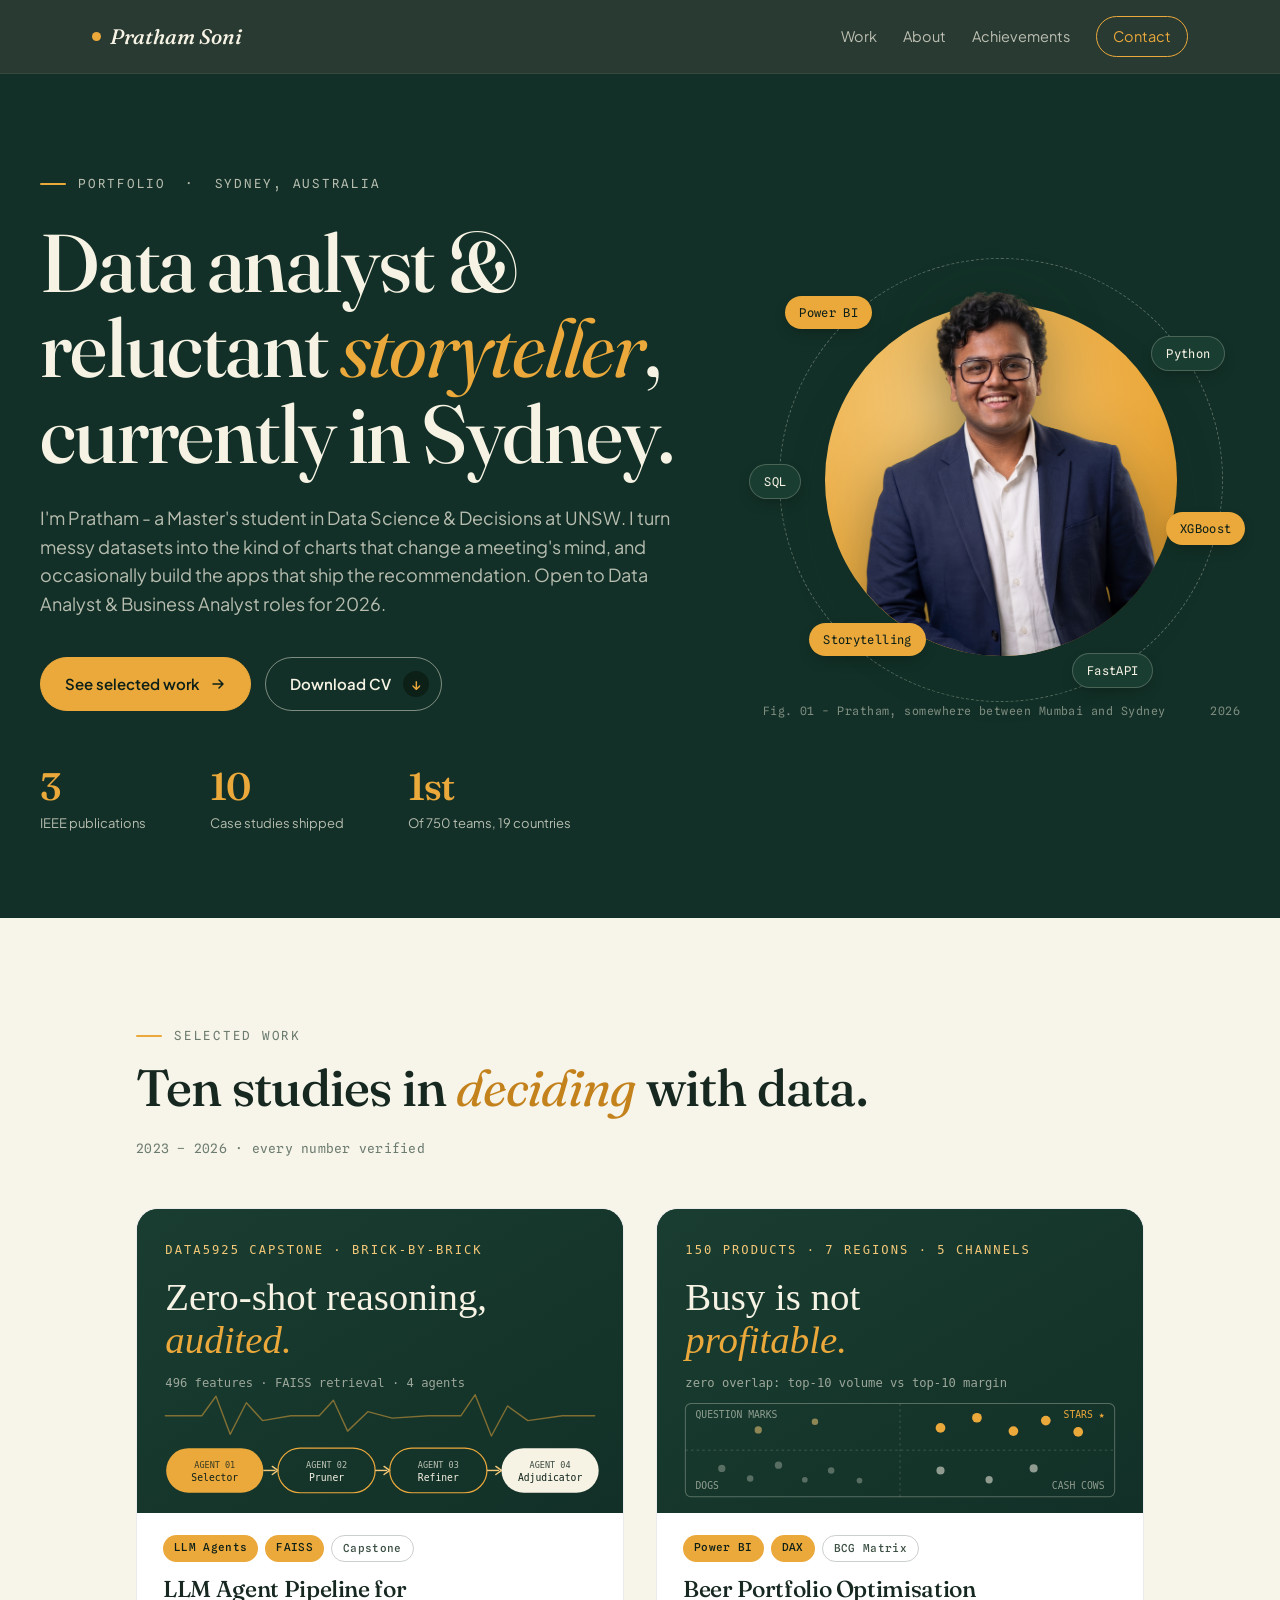
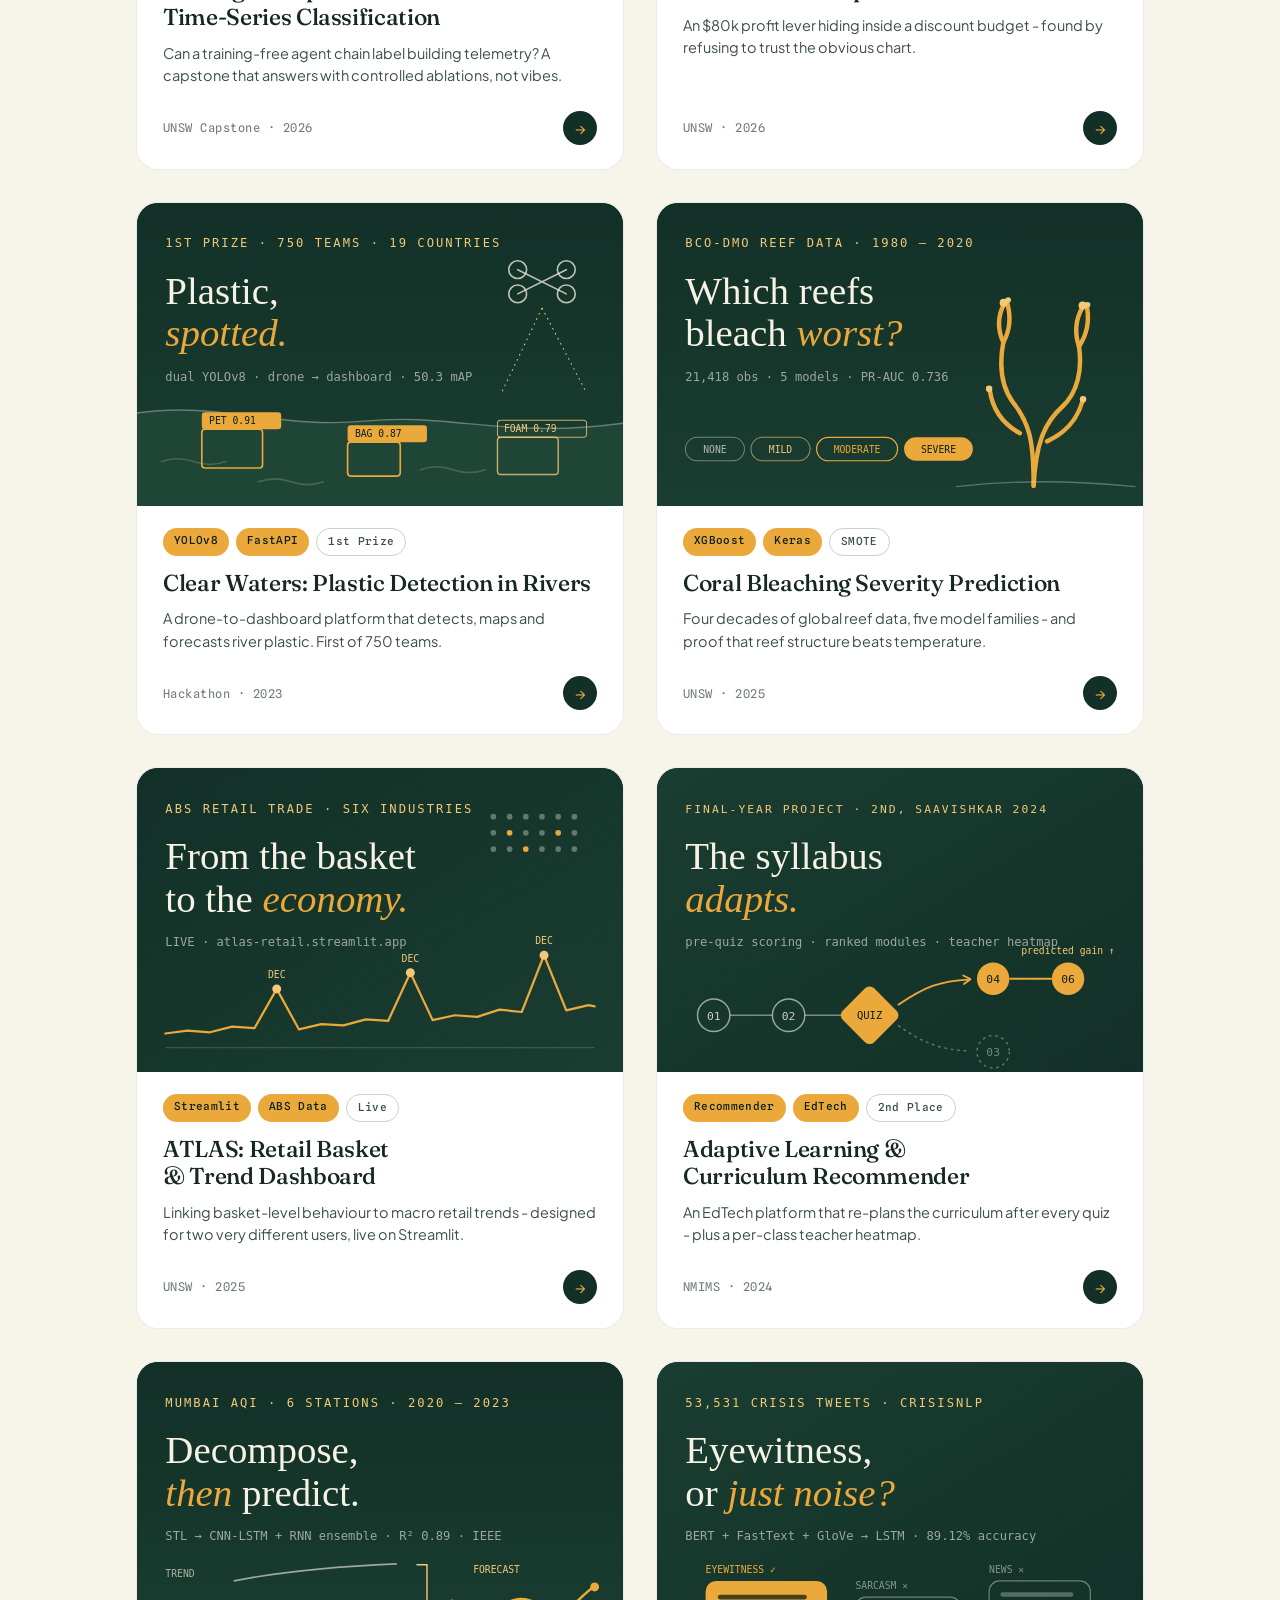
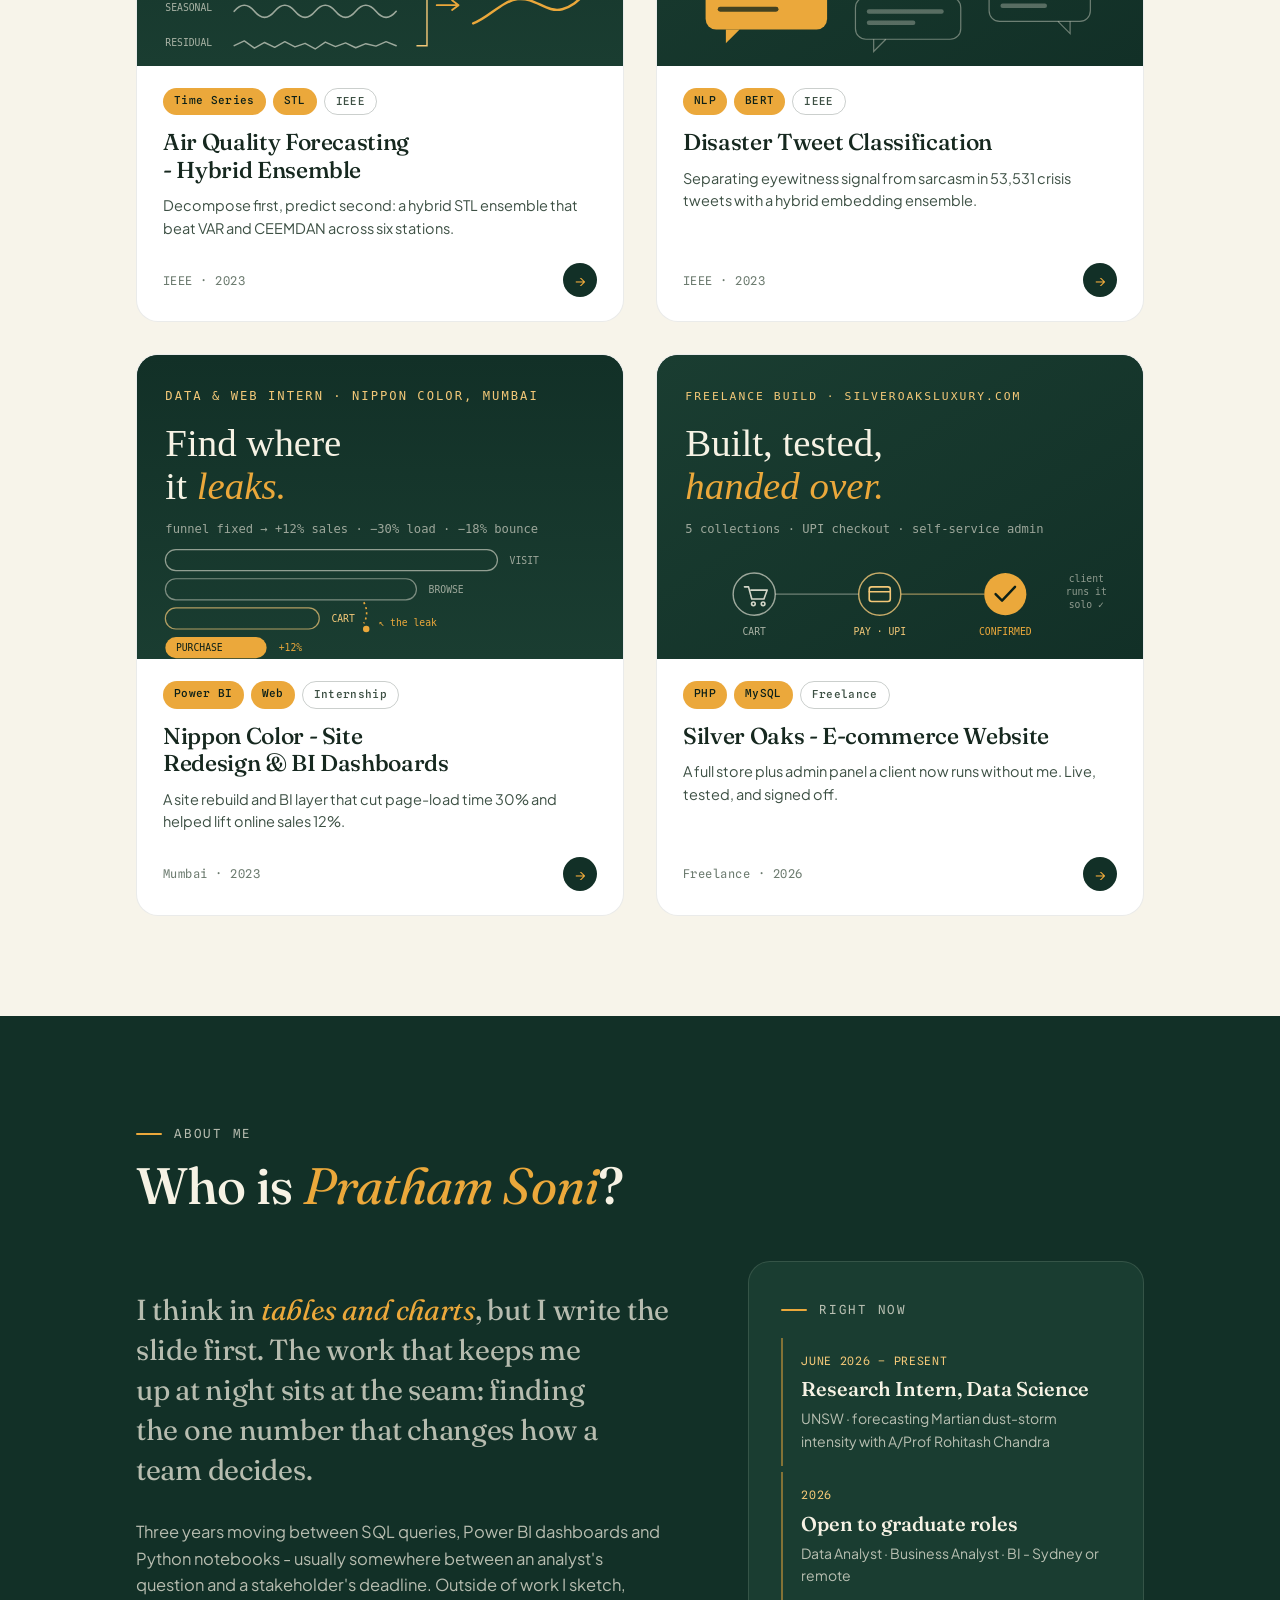
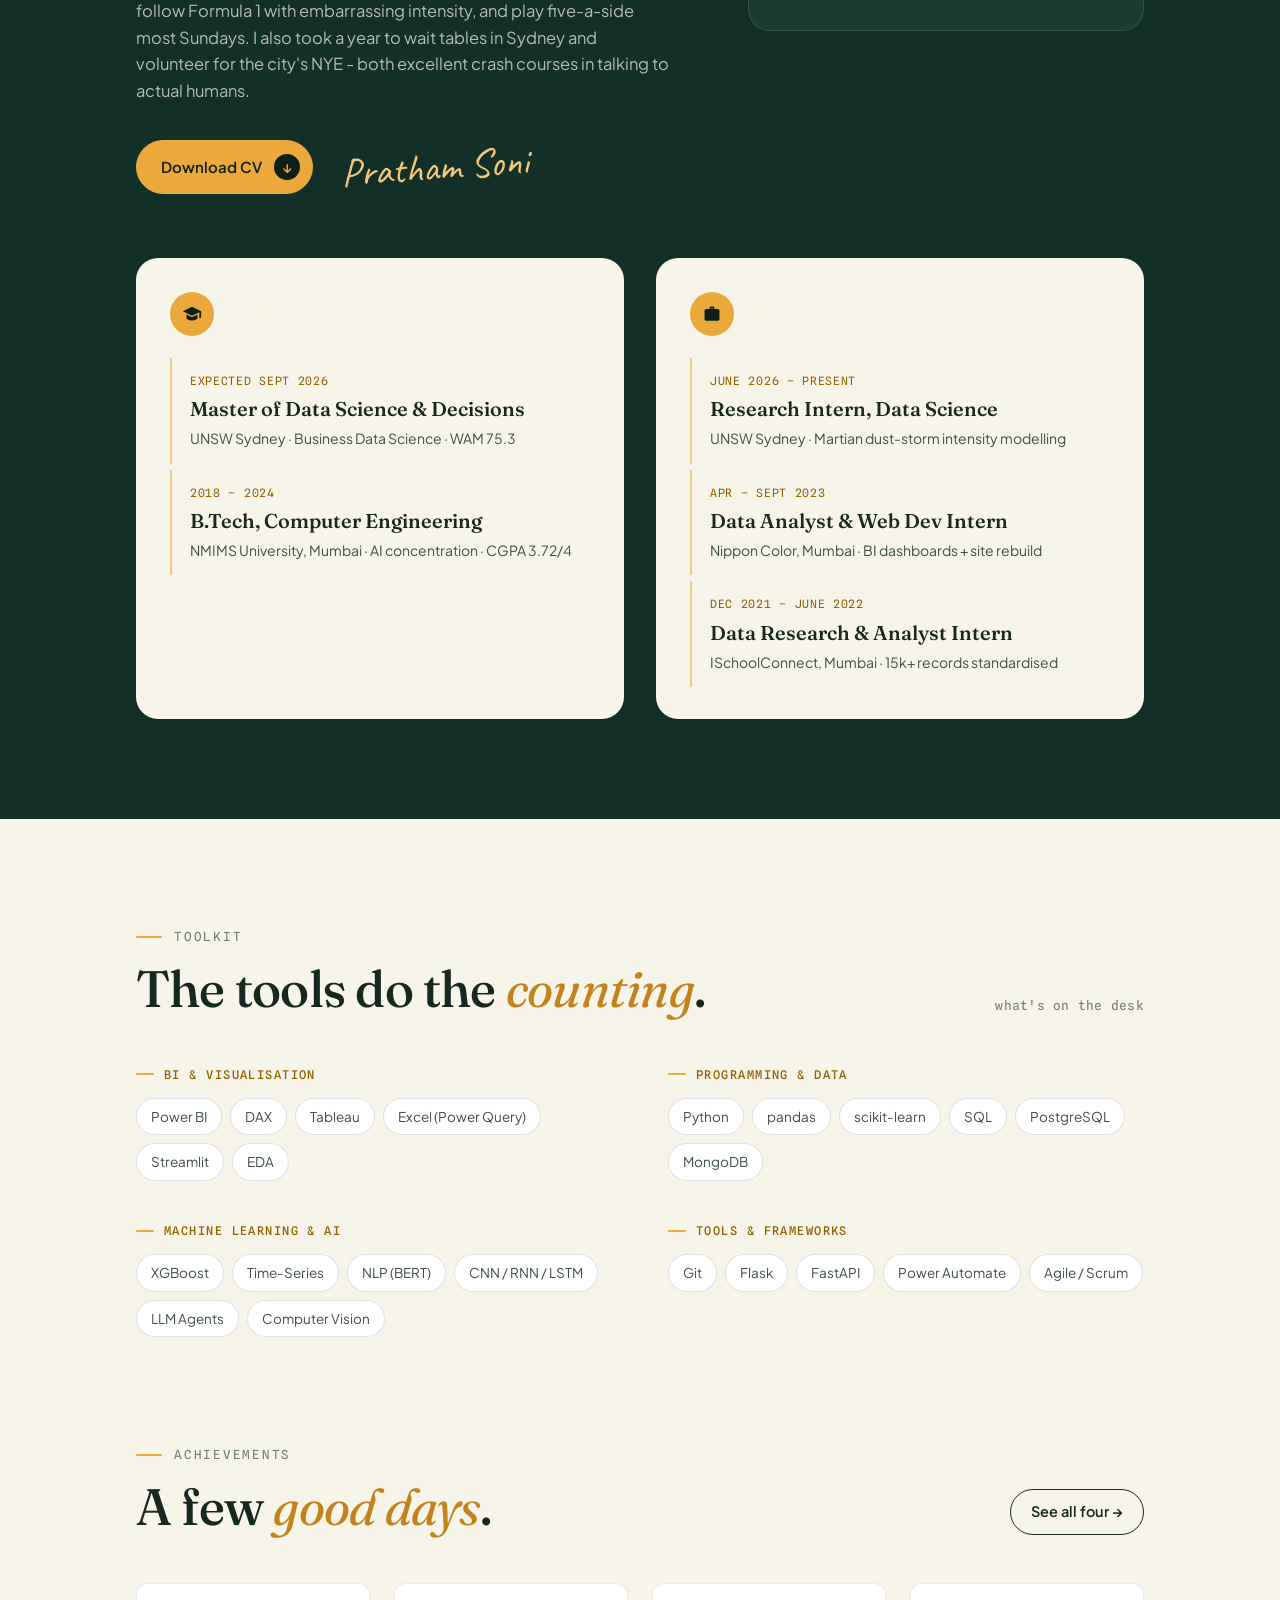
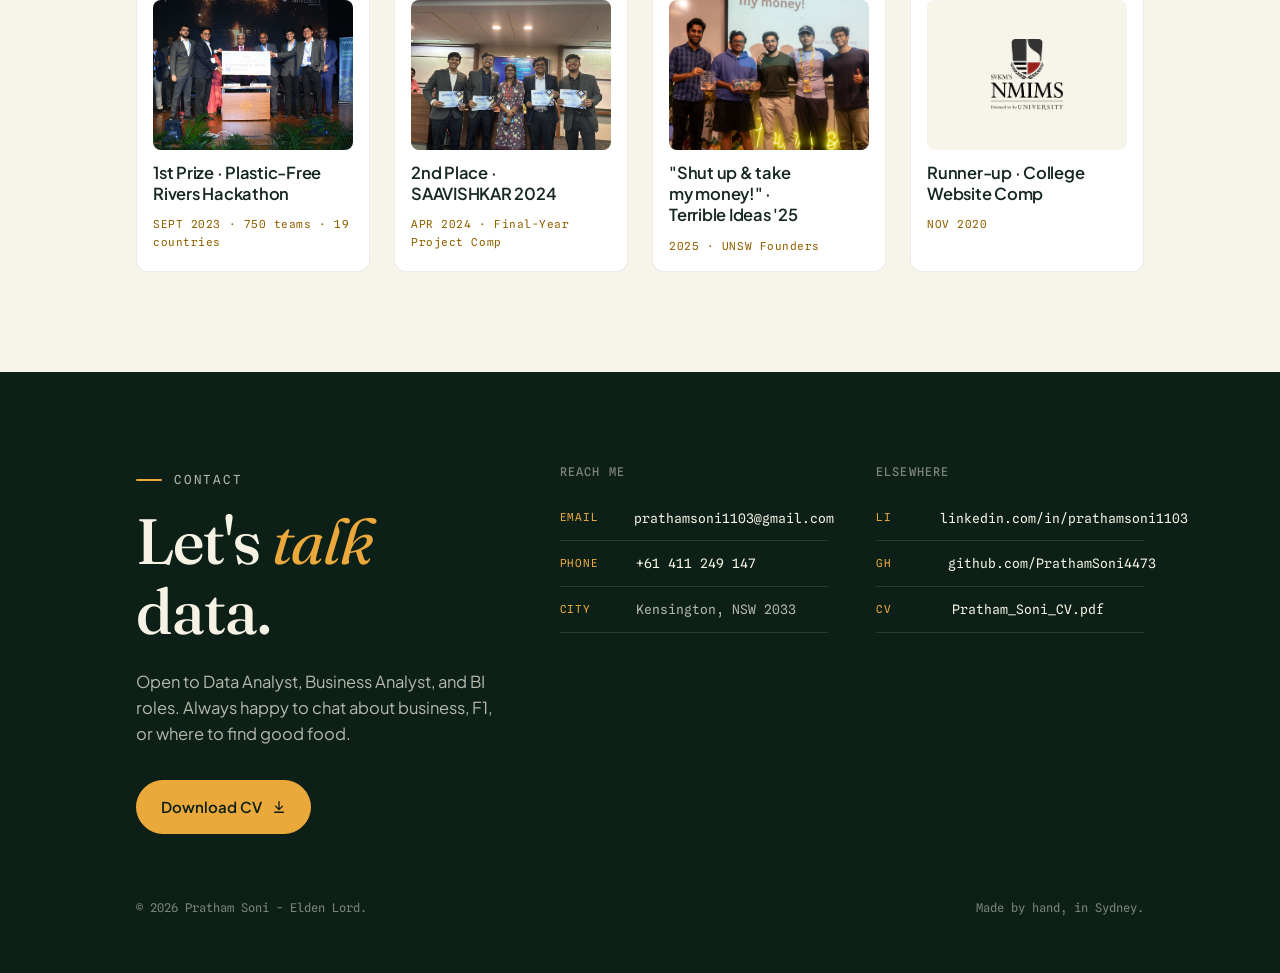
<file: index.html>
<!DOCTYPE html>
<html lang="en">
<head>
<meta charset="UTF-8" />
<meta name="viewport" content="width=device-width, initial-scale=1.0" />
<title>Pratham Soni - Data &amp; Decisions</title>
<meta name="description" content="Portfolio of Pratham Soni - data analyst and Master of Data Science & Decisions student at UNSW Sydney. Ten case studies across analytics, machine learning and BI." />
<meta name="theme-color" content="#0C2018" />
<link rel="icon" type="image/svg+xml" href="favicon.svg" />
<meta property="og:type" content="website" />
<meta property="og:title" content="Pratham Soni - Data &amp; Decisions" />
<meta property="og:description" content="Portfolio of Pratham Soni - data analyst and Master of Data Science & Decisions student at UNSW Sydney. Ten case studies across analytics, machine learning and BI." />
<meta property="og:image" content="https://prathamsoni4473.github.io/assets/Projects/hero1.png" />
<meta name="twitter:card" content="summary_large_image" />
<link rel="preconnect" href="https://fonts.googleapis.com">
<link rel="preconnect" href="https://fonts.gstatic.com" crossorigin>
<link href="https://fonts.googleapis.com/css2?family=Fraunces:ital,opsz,wght@0,9..144,300..700;1,9..144,300..700&family=Plus+Jakarta+Sans:wght@300..800&family=Spline+Sans+Mono:wght@400;500&family=Caveat:wght@500&display=swap" rel="stylesheet">
<link rel="stylesheet" href="styles.css?v=2">
</head>
<body data-screen-label="01 Landing">
<a class="skip-link" href="#main">Skip to content</a>

<!-- Navigation -->
<nav class="nav" aria-label="Primary">
  <div class="nav-inner">
    <a href="index.html" class="nav-mark"><span class="dot"></span> Pratham Soni</a>
    <div class="nav-links">
      <a href="#work">Work</a>
      <a href="#about">About</a>
      <a href="achievements.html">Achievements</a>
      <a href="#contact" class="nav-cta">Contact</a>
    </div>
  </div>
</nav>

<!-- Hero -->
<div class="band band-dark" style="padding-top: 0; padding-bottom: 0;">
  <header id="main" class="shell hero">
    <div class="reveal">
      <div class="eyebrow">Portfolio &nbsp;·&nbsp; Sydney, Australia</div>
      <h1 style="margin-top: 26px;">
        Data analyst &amp;<br/>
        reluctant <span class="h-accent">storyteller</span>,<br/>
        currently in Sydney.
      </h1>
      <p class="hero-sub">
        I'm Pratham - a Master's student in Data Science &amp; Decisions at UNSW. I turn
        messy datasets into the kind of charts that change a meeting's mind, and
        occasionally build the apps that ship the recommendation. Open to
        Data Analyst &amp; Business Analyst roles for 2026.
      </p>
      <div class="hero-cta">
        <a href="#work" class="btn btn-accent">See selected work
          <svg width="16" height="16" viewBox="0 0 16 16" fill="none"><path d="M3 8h10M9 4l4 4-4 4" stroke="currentColor" stroke-width="1.5" stroke-linecap="round" stroke-linejoin="round"/></svg>
        </a>
        <a href="uploads/Pratham_Soni_CV.pdf" class="btn btn-ghost" download>Download CV <span class="chip">↓</span></a>
      </div>

      <div class="stats-row">
        <div class="stat-b"><div class="n">3</div><div class="l">IEEE publications</div></div>
        <div class="stat-b"><div class="n">10</div><div class="l">Case studies shipped</div></div>
        <div class="stat-b"><div class="n">1st</div><div class="l">Of 750 teams, 19 countries</div></div>
      </div>
    </div>

    <div class="reveal delay-2">
      <div class="orbit">
        <svg width="0" height="0" style="position:absolute" aria-hidden="true">
          <defs>
            <clipPath id="orbitClip" clipPathUnits="objectBoundingBox">
              <path d="M 0.06,0 H 0.94 V 0.5902 A 0.44,0.3607 0 0 1 0.06,0.5902 Z"/>
            </clipPath>
          </defs>
        </svg>
        <img src="assets/Projects/hero1-NoBg.png" alt="Pratham, somewhere between Mumbai and Sydney" fetchpriority="high" decoding="async">
        <div class="orbit-pills" aria-hidden="true">
          <span class="opill" style="top: 4%; left: -4%; --tilt: -5deg; animation-delay: 0s;">Power BI</span>
          <span class="opill alt" style="top: 14%; right: -6%; --tilt: 4deg; animation-delay: -1.6s;">Python</span>
          <span class="opill alt" style="top: 46%; left: -13%; --tilt: -3deg; animation-delay: -3.1s;">SQL</span>
          <span class="opill" style="top: 58%; right: -11%; --tilt: 5deg; animation-delay: -2.2s;">XGBoost</span>
          <span class="opill" style="bottom: 6%; left: 2%; --tilt: 3deg; animation-delay: -4.4s;">Storytelling</span>
          <span class="opill alt" style="bottom: -2%; right: 12%; --tilt: -4deg; animation-delay: -0.9s;">FastAPI</span>
        </div>
      </div>
      <div class="fig-caption">
        <span>Fig. 01 - Pratham, somewhere between Mumbai and Sydney</span>
        <span>2026</span>
      </div>
    </div>
  </header>
</div>

<!-- Selected Work -->
<section id="work" class="band band-light">
  <div class="shell">
    <div class="sec-head reveal">
      <div>
        <div class="eyebrow">Selected Work</div>
        <h2>Ten studies in <span class="h-accent">deciding</span> with data.</h2>
      </div>
      <span class="mono" style="color: var(--ink-3);">2023 – 2026 · every number verified</span>
    </div>

    <div class="p-grid">
      <a href="projects/llm-agent-pipeline.html" class="p-card reveal">
        <div class="p-cover"><img src="assets/Projects/llm-pipeline-cover.svg" alt="Four-agent LLM pipeline architecture" loading="lazy" decoding="async"></div>
        <div class="p-body">
          <div class="p-tags"><span class="ptag">LLM Agents</span><span class="ptag">FAISS</span><span class="ptag ghost">Capstone</span></div>
          <h3>LLM Agent Pipeline for Time-Series Classification</h3>
          <p class="p-blurb">Can a training-free agent chain label building telemetry? A capstone that answers with controlled ablations, not vibes.</p>
          <div class="p-foot"><span class="p-meta">UNSW Capstone · 2026</span><span class="p-go">→</span></div>
        </div>
      </a>

      <a href="projects/beer-portfolio.html" class="p-card reveal delay-1">
        <div class="p-cover"><img src="assets/Projects/beer-cover.svg" alt="BCG matrix: busy is not profitable" loading="lazy" decoding="async"></div>
        <div class="p-body">
          <div class="p-tags"><span class="ptag">Power BI</span><span class="ptag">DAX</span><span class="ptag ghost">BCG Matrix</span></div>
          <h3>Beer Portfolio Optimisation</h3>
          <p class="p-blurb">An $80k profit lever hiding inside a discount budget - found by refusing to trust the obvious chart.</p>
          <div class="p-foot"><span class="p-meta">UNSW · 2026</span><span class="p-go">→</span></div>
        </div>
      </a>

      <a href="projects/clear-waters.html" class="p-card reveal">
        <div class="p-cover"><img src="assets/Projects/clearwaters-cover.svg" alt="Drone detection boxes over a river" loading="lazy" decoding="async"></div>
        <div class="p-body">
          <div class="p-tags"><span class="ptag">YOLOv8</span><span class="ptag">FastAPI</span><span class="ptag ghost">1st Prize</span></div>
          <h3>Clear Waters: Plastic Detection in Rivers</h3>
          <p class="p-blurb">A drone-to-dashboard platform that detects, maps and forecasts river plastic. First of 750 teams.</p>
          <div class="p-foot"><span class="p-meta">Hackathon · 2023</span><span class="p-go">→</span></div>
        </div>
      </a>

      <a href="projects/coral-bleaching.html" class="p-card reveal delay-1">
        <div class="p-cover"><img src="assets/Projects/coral-cover.svg" alt="Coral bleaching severity prediction" loading="lazy" decoding="async"></div>
        <div class="p-body">
          <div class="p-tags"><span class="ptag">XGBoost</span><span class="ptag">Keras</span><span class="ptag ghost">SMOTE</span></div>
          <h3>Coral Bleaching Severity Prediction</h3>
          <p class="p-blurb">Four decades of global reef data, five model families - and proof that reef structure beats temperature.</p>
          <div class="p-foot"><span class="p-meta">UNSW · 2025</span><span class="p-go">→</span></div>
        </div>
      </a>

      <a href="projects/atlas-retail.html" class="p-card reveal">
        <div class="p-cover"><img src="assets/Projects/atlas-cover.svg" alt="ATLAS retail dashboard" loading="lazy" decoding="async"></div>
        <div class="p-body">
          <div class="p-tags"><span class="ptag">Streamlit</span><span class="ptag">ABS Data</span><span class="ptag ghost">Live</span></div>
          <h3>ATLAS: Retail Basket &amp; Trend Dashboard</h3>
          <p class="p-blurb">Linking basket-level behaviour to macro retail trends - designed for two very different users, live on Streamlit.</p>
          <div class="p-foot"><span class="p-meta">UNSW · 2025</span><span class="p-go">→</span></div>
        </div>
      </a>

      <a href="projects/adaptive-learning.html" class="p-card reveal delay-1">
        <div class="p-cover"><img src="assets/Projects/adaptive-cover.svg" alt="Learning path that re-routes after a quiz" loading="lazy" decoding="async"></div>
        <div class="p-body">
          <div class="p-tags"><span class="ptag">Recommender</span><span class="ptag">EdTech</span><span class="ptag ghost">2nd Place</span></div>
          <h3>Adaptive Learning &amp; Curriculum Recommender</h3>
          <p class="p-blurb">An EdTech platform that re-plans the curriculum after every quiz - plus a per-class teacher heatmap.</p>
          <div class="p-foot"><span class="p-meta">NMIMS · 2024</span><span class="p-go">→</span></div>
        </div>
      </a>

      <a href="projects/air-quality.html" class="p-card reveal">
        <div class="p-cover"><img src="assets/Projects/aqi-cover.svg" alt="STL decomposition: trend, seasonal, residual, forecast" loading="lazy" decoding="async"></div>
        <div class="p-body">
          <div class="p-tags"><span class="ptag">Time Series</span><span class="ptag">STL</span><span class="ptag ghost">IEEE</span></div>
          <h3>Air Quality Forecasting - Hybrid Ensemble</h3>
          <p class="p-blurb">Decompose first, predict second: a hybrid STL ensemble that beat VAR and CEEMDAN across six stations.</p>
          <div class="p-foot"><span class="p-meta">IEEE · 2023</span><span class="p-go">→</span></div>
        </div>
      </a>

      <a href="projects/disaster-tweets.html" class="p-card reveal delay-1">
        <div class="p-cover"><img src="assets/Projects/disaster-cover.svg" alt="Speech bubbles: eyewitness kept, sarcasm and news filtered" loading="lazy" decoding="async"></div>
        <div class="p-body">
          <div class="p-tags"><span class="ptag">NLP</span><span class="ptag">BERT</span><span class="ptag ghost">IEEE</span></div>
          <h3>Disaster Tweet Classification</h3>
          <p class="p-blurb">Separating eyewitness signal from sarcasm in 53,531 crisis tweets with a hybrid embedding ensemble.</p>
          <div class="p-foot"><span class="p-meta">IEEE · 2023</span><span class="p-go">→</span></div>
        </div>
      </a>

      <a href="projects/nippon-color.html" class="p-card reveal">
        <div class="p-cover"><img src="assets/Projects/nippon-cover.svg" alt="Conversion funnel with the leak found and fixed" loading="lazy" decoding="async"></div>
        <div class="p-body">
          <div class="p-tags"><span class="ptag">Power BI</span><span class="ptag">Web</span><span class="ptag ghost">Internship</span></div>
          <h3>Nippon Color - Site Redesign &amp; BI Dashboards</h3>
          <p class="p-blurb">A site rebuild and BI layer that cut page-load time 30% and helped lift online sales 12%.</p>
          <div class="p-foot"><span class="p-meta">Mumbai · 2023</span><span class="p-go">→</span></div>
        </div>
      </a>

      <a href="projects/silver-oaks.html" class="p-card reveal delay-1">
        <div class="p-cover"><img src="assets/Projects/silveroaks-cover.svg" alt="Checkout flow: cart, UPI payment, confirmed" loading="lazy" decoding="async"></div>
        <div class="p-body">
          <div class="p-tags"><span class="ptag">PHP</span><span class="ptag">MySQL</span><span class="ptag ghost">Freelance</span></div>
          <h3>Silver Oaks - E-commerce Website</h3>
          <p class="p-blurb">A full store plus admin panel a client now runs without me. Live, tested, and signed off.</p>
          <div class="p-foot"><span class="p-meta">Freelance · 2026</span><span class="p-go">→</span></div>
        </div>
      </a>
    </div>
  </div>
</section>

<!-- About -->
<section id="about" class="band band-dark">
  <div class="shell">
    <div class="sec-head reveal">
      <div>
        <div class="eyebrow">About Me</div>
        <h2>Who is <span class="h-accent">Pratham Soni</span>?</h2>
      </div>
    </div>

    <div class="about-grid">
      <div class="reveal">
        <p class="about-lede">
          I think in <em>tables and charts</em>, but I write the slide first.
          The work that keeps me up at night sits at the seam: finding the one
          number that changes how a team decides.
        </p>
        <p style="margin-top: 24px; max-width: 60ch;">
          Three years moving between SQL queries, Power BI dashboards and Python
          notebooks - usually somewhere between an analyst's question and a
          stakeholder's deadline. Outside of work I sketch, follow Formula 1 with
          embarrassing intensity, and play five-a-side most Sundays. I also took a
          year to wait tables in Sydney and volunteer for the city's NYE - both
          excellent crash courses in talking to actual humans.
        </p>
        <div style="margin-top: 36px; display: flex; align-items: center; gap: 28px; flex-wrap: wrap;">
          <a href="uploads/Pratham_Soni_CV.pdf" class="btn btn-accent" download>Download CV <span class="chip">↓</span></a>
          <span class="sig">Pratham Soni</span>
        </div>
      </div>

      <div class="reveal delay-1">
        <div style="background: var(--forest-800); border: 1px solid rgba(246,242,228,.12); border-radius: var(--radius); padding: 30px 32px;">
          <div class="eyebrow" style="margin-bottom: 18px;">Right Now</div>
          <div class="j-item" style="border-color: rgba(235,168,59,.5);">
            <div class="when" style="color: var(--gold-soft);">JUNE 2026 – PRESENT</div>
            <div class="what" style="color: var(--milk);">Research Intern, Data Science</div>
            <div class="where" style="color: var(--milk-2);">UNSW · forecasting Martian dust-storm intensity with A/Prof Rohitash Chandra</div>
          </div>
          <div class="j-item" style="border-color: rgba(235,168,59,.5); margin-bottom: 0;">
            <div class="when" style="color: var(--gold-soft);">2026</div>
            <div class="what" style="color: var(--milk);">Open to graduate roles</div>
            <div class="where" style="color: var(--milk-2);">Data Analyst · Business Analyst · BI - Sydney or remote</div>
          </div>
        </div>
      </div>
    </div>

    <!-- Journey -->
    <div class="journey">
      <div class="j-card reveal">
        <div class="j-head">
          <span class="j-ico" aria-hidden="true">
            <svg width="22" height="22" viewBox="0 0 24 24" fill="none"><path d="M12 4 2 9l10 5 8-4v6h2V9L12 4z" fill="currentColor"/><path d="M6 12.5V16c0 1.6 2.7 3 6 3s6-1.4 6-3v-3.5l-6 3-6-3z" fill="currentColor"/></svg>
          </span>
          <h3>Education</h3>
        </div>
        <div class="j-item">
          <div class="when">EXPECTED SEPT 2026</div>
          <div class="what">Master of Data Science &amp; Decisions</div>
          <div class="where">UNSW Sydney · Business Data Science · WAM 75.3</div>
        </div>
        <div class="j-item">
          <div class="when">2018 – 2024</div>
          <div class="what">B.Tech, Computer Engineering</div>
          <div class="where">NMIMS University, Mumbai · AI concentration · CGPA 3.72/4</div>
        </div>
      </div>

      <div class="j-card reveal delay-1">
        <div class="j-head">
          <span class="j-ico" aria-hidden="true">
            <svg width="20" height="20" viewBox="0 0 24 24" fill="none"><path d="M9 6V5a2 2 0 0 1 2-2h2a2 2 0 0 1 2 2v1h4a2 2 0 0 1 2 2v10a2 2 0 0 1-2 2H5a2 2 0 0 1-2-2V8a2 2 0 0 1 2-2h4zm2-1v1h2V5h-2z" fill="currentColor"/></svg>
          </span>
          <h3>Experience</h3>
        </div>
        <div class="j-item">
          <div class="when">JUNE 2026 – PRESENT</div>
          <div class="what">Research Intern, Data Science</div>
          <div class="where">UNSW Sydney · Martian dust-storm intensity modelling</div>
        </div>
        <div class="j-item">
          <div class="when">APR – SEPT 2023</div>
          <div class="what">Data Analyst &amp; Web Dev Intern</div>
          <div class="where">Nippon Color, Mumbai · BI dashboards + site rebuild</div>
        </div>
        <div class="j-item">
          <div class="when">DEC 2021 – JUNE 2022</div>
          <div class="what">Data Research &amp; Analyst Intern</div>
          <div class="where">ISchoolConnect, Mumbai · 15k+ records standardised</div>
        </div>
      </div>
    </div>
  </div>
</section>

<!-- Toolkit -->
<section class="band band-light">
  <div class="shell">
    <div class="sec-head reveal">
      <div>
        <div class="eyebrow">Toolkit</div>
        <h2>The tools do the <span class="h-accent">counting</span>.</h2>
      </div>
      <span class="mono" style="color: var(--ink-3);">what's on the desk</span>
    </div>

    <div class="skills">
      <div class="skill-block reveal">
        <h4>BI &amp; Visualisation</h4>
        <div class="skill-list">
          <span class="pill">Power BI</span><span class="pill">DAX</span>
          <span class="pill">Tableau</span><span class="pill">Excel (Power Query)</span>
          <span class="pill">Streamlit</span><span class="pill">EDA</span>
        </div>
      </div>
      <div class="skill-block reveal delay-1">
        <h4>Programming &amp; Data</h4>
        <div class="skill-list">
          <span class="pill">Python</span><span class="pill">pandas</span>
          <span class="pill">scikit-learn</span><span class="pill">SQL</span>
          <span class="pill">PostgreSQL</span><span class="pill">MongoDB</span>
        </div>
      </div>
      <div class="skill-block reveal delay-2">
        <h4>Machine Learning &amp; AI</h4>
        <div class="skill-list">
          <span class="pill">XGBoost</span><span class="pill">Time-Series</span>
          <span class="pill">NLP (BERT)</span><span class="pill">CNN / RNN / LSTM</span>
          <span class="pill">LLM Agents</span><span class="pill">Computer Vision</span>
        </div>
      </div>
      <div class="skill-block reveal delay-3">
        <h4>Tools &amp; Frameworks</h4>
        <div class="skill-list">
          <span class="pill">Git</span><span class="pill">Flask</span>
          <span class="pill">FastAPI</span><span class="pill">Power Automate</span>
          <span class="pill">Agile / Scrum</span>
        </div>
      </div>
    </div>
  </div>
</section>

<!-- Achievements teaser -->
<section class="band band-light" style="padding-top: 0;">
  <div class="shell">
    <div class="sec-head reveal">
      <div>
        <div class="eyebrow">Achievements</div>
        <h2>A few <span class="h-accent">good days</span>.</h2>
      </div>
      <a href="achievements.html" class="sec-link">See all four →</a>
    </div>

    <div class="ach-grid">
      <a href="achievements.html" class="ach-card reveal">
        <div class="photo"><img src="assets/achievements/plastic-1.jpg" alt="Plastic-Free Rivers Hackathon - 1st prize cheque" loading="lazy" decoding="async"></div>
        <h4>1st Prize · Plastic-Free Rivers Hackathon</h4>
        <span class="date">SEPT 2023 · 750 teams · 19 countries</span>
      </a>
      <a href="achievements.html" class="ach-card reveal delay-1">
        <div class="photo"><img src="assets/achievements/saavishkar-1.jpg" alt="SAAVISHKAR 2024 - receiving the 2nd place certificate" loading="lazy" decoding="async"></div>
        <h4>2nd Place · SAAVISHKAR 2024</h4>
        <span class="date">APR 2024 · Final-Year Project Comp</span>
      </a>
      <a href="achievements.html" class="ach-card reveal delay-2">
        <div class="photo"><img src="assets/achievements/terrible-1.jpg" alt="Terrible Ideas Hackathon 2025 - group photo" loading="lazy" decoding="async"></div>
        <h4>"Shut up &amp; take my money!" · Terrible Ideas '25</h4>
        <span class="date">2025 · UNSW Founders</span>
      </a>
      <a href="achievements.html" class="ach-card reveal delay-3">
        <div class="photo photo-logo"><img src="assets/achievements/nmims-logo.webp" alt="NMIMS University logo" loading="lazy" decoding="async"></div>
        <h4>Runner-up · College Website Comp</h4>
        <span class="date">NOV 2020</span>
      </a>
    </div>
  </div>
</section>

<!-- Contact / Footer -->
<footer id="contact" class="footer">
  <div class="shell footer-grid">
    <div class="reveal">
      <div class="eyebrow" style="margin-bottom: 16px;">Contact</div>
      <h2>Let's <span class="h-accent">talk</span> data.</h2>
      <p style="margin-top: 24px; max-width: 38ch;">
        Open to Data Analyst, Business Analyst, and BI roles. Always happy to chat
        about business, F1, or where to find good food.
      </p>
      <div style="margin-top: 32px;">
        <a href="uploads/Pratham_Soni_CV.pdf" class="btn btn-accent" download>
          Download CV
          <svg width="14" height="14" viewBox="0 0 16 16" fill="none"><path d="M8 2v9M4 7l4 4 4-4M3 14h10" stroke="currentColor" stroke-width="1.5" stroke-linecap="round" stroke-linejoin="round"/></svg>
        </a>
      </div>
    </div>

    <div class="reveal delay-1">
      <h4 class="footer-k">Reach me</h4>
      <div class="contact-line">
        <span class="label">EMAIL</span>
        <a href="mailto:prathamsoni1103@gmail.com">prathamsoni1103@gmail.com</a>
      </div>
      <div class="contact-line">
        <span class="label">PHONE</span>
        <a href="tel:+61411249147">+61 411 249 147</a>
      </div>
      <div class="contact-line">
        <span class="label">CITY</span>
        <span>Kensington, NSW 2033</span>
      </div>
    </div>

    <div class="reveal delay-2">
      <h4 class="footer-k">Elsewhere</h4>
      <div class="contact-line">
        <span class="label">LI</span>
        <a href="https://www.linkedin.com/in/prathamsoni1103/" target="_blank" rel="noopener">linkedin.com/in/prathamsoni1103</a>
      </div>
      <div class="contact-line">
        <span class="label">GH</span>
        <a href="https://github.com/PrathamSoni4473" target="_blank" rel="noopener">github.com/PrathamSoni4473</a>
      </div>
      <div class="contact-line">
        <span class="label">CV</span>
        <a href="uploads/Pratham_Soni_CV.pdf" download>Pratham_Soni_CV.pdf</a>
      </div>
    </div>
  </div>

  <div class="shell footer-base">
    <span>© 2026 Pratham Soni - Elden Lord.</span>
    <span>Made by hand, in Sydney.</span>
  </div>
</footer>

<script src="reveal.js?v=2"></script>
</body>
</html>
</file>
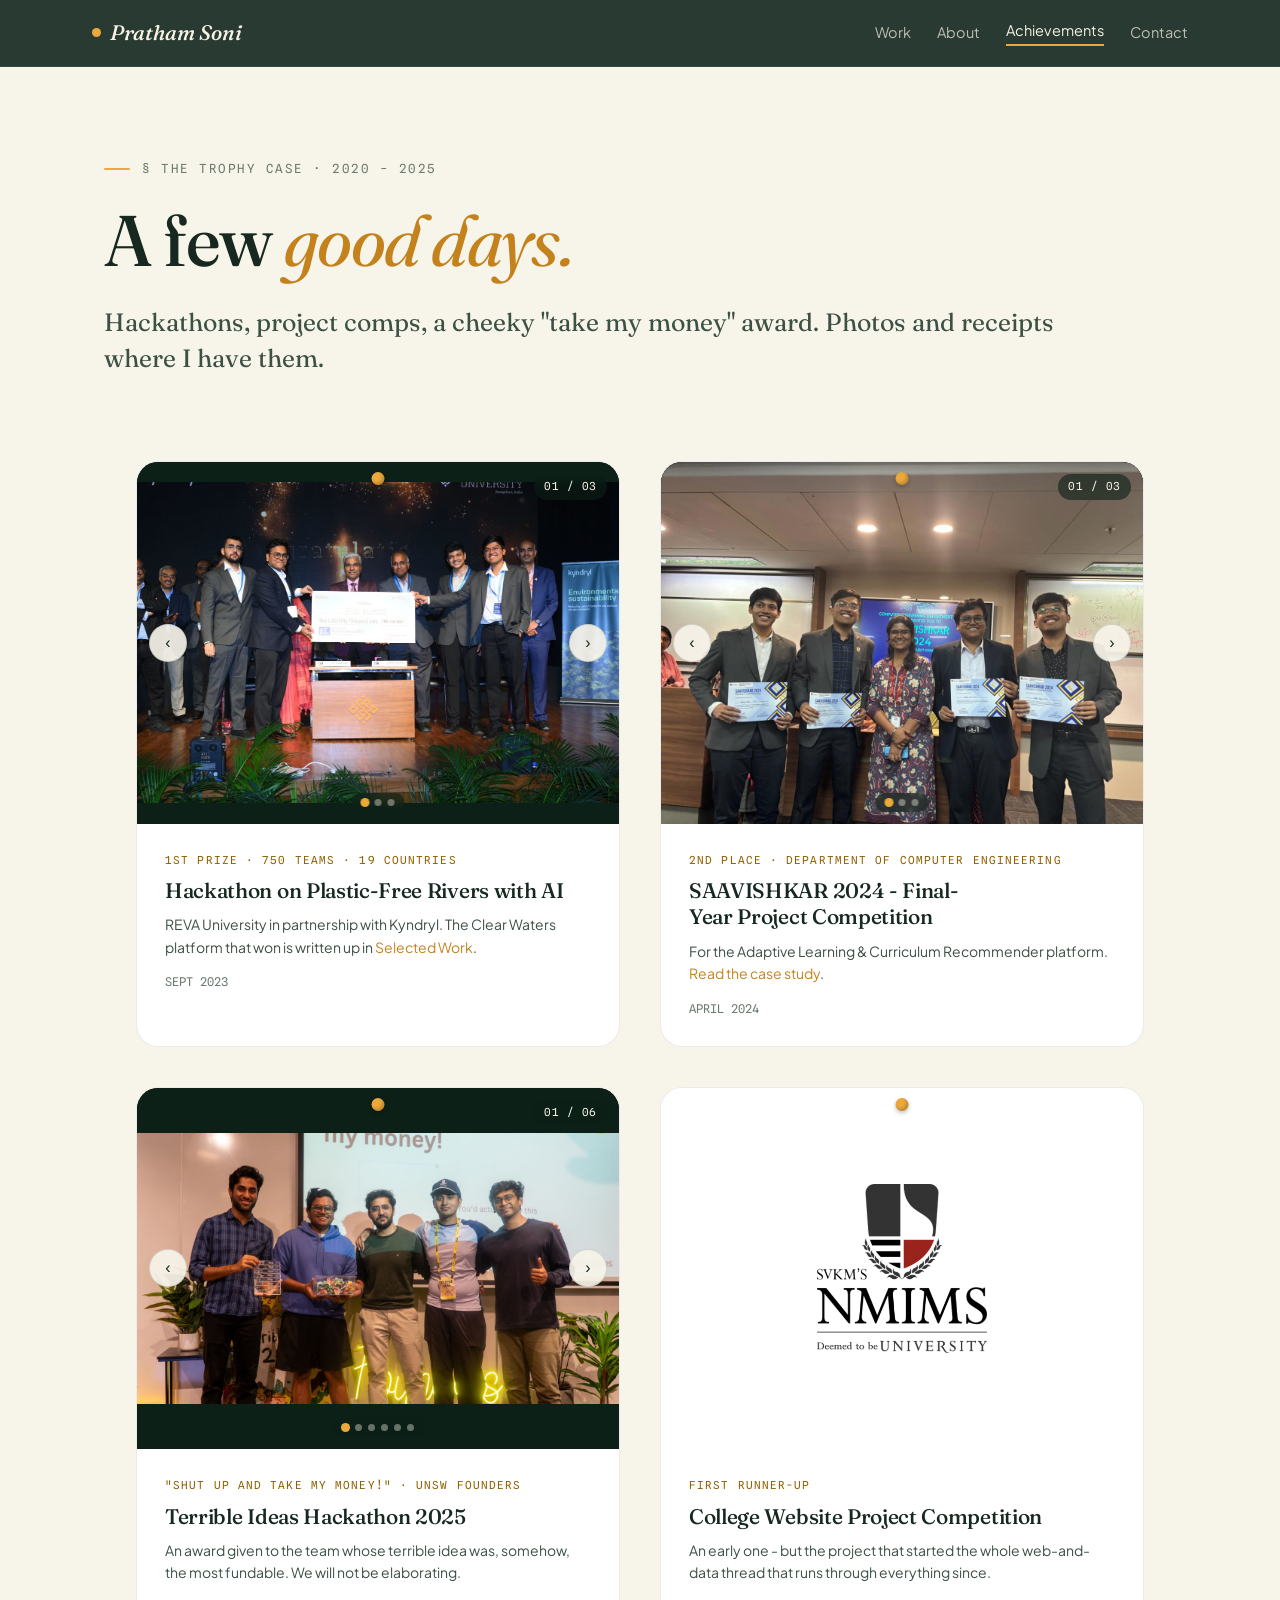
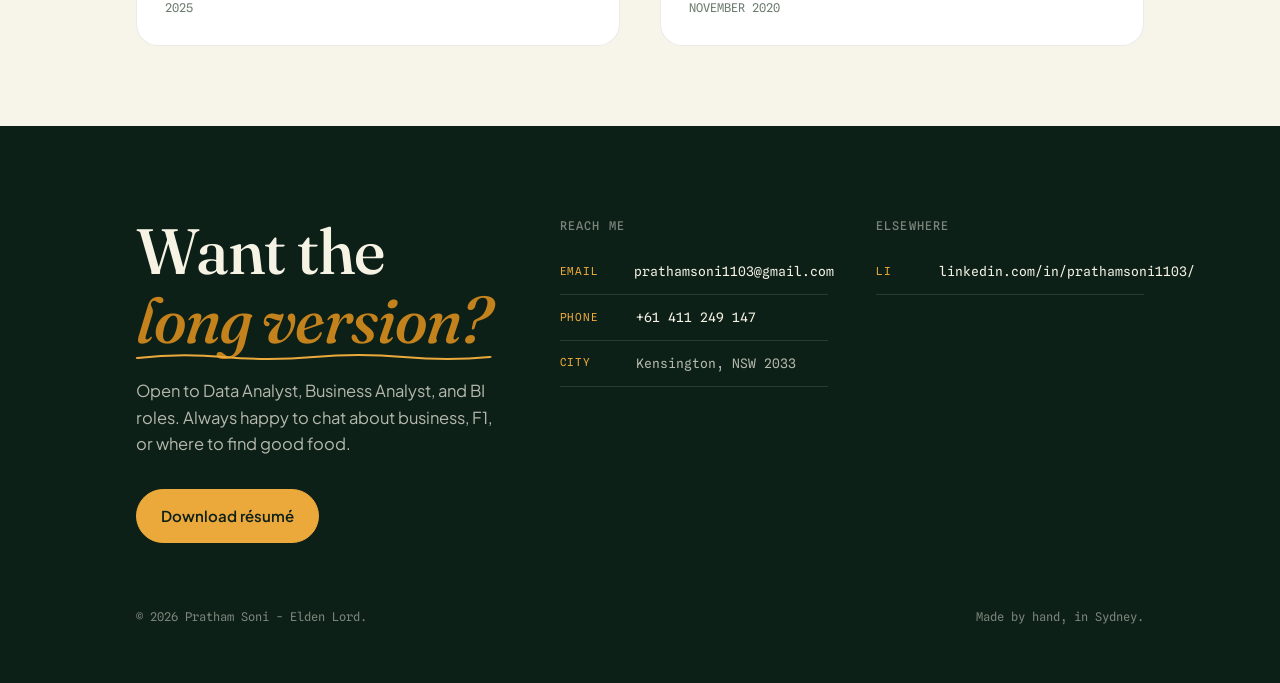
<file: achievements.html>
<!DOCTYPE html>
<html lang="en">
<head>
<meta charset="UTF-8" />
<meta name="viewport" content="width=device-width, initial-scale=1.0" />
<title>Achievements - Pratham Soni</title>
<meta name="description" content="Hackathon wins and awards - 1st prize at the Plastic-Free Rivers Hackathon (750 teams, 19 countries), 2nd place at SAAVISHKAR 2024, and more." />
<meta name="theme-color" content="#0C2018" />
<link rel="icon" type="image/svg+xml" href="favicon.svg" />
<meta property="og:type" content="website" />
<meta property="og:title" content="Achievements - Pratham Soni" />
<meta property="og:description" content="Hackathon wins and awards - 1st prize at the Plastic-Free Rivers Hackathon (750 teams, 19 countries), 2nd place at SAAVISHKAR 2024, and more." />
<meta property="og:image" content="https://prathamsoni4473.github.io/assets/Projects/hero1.png" />
<meta name="twitter:card" content="summary_large_image" />
<link rel="preconnect" href="https://fonts.googleapis.com">
<link rel="preconnect" href="https://fonts.gstatic.com" crossorigin>
<link href="https://fonts.googleapis.com/css2?family=Fraunces:ital,opsz,wght@0,9..144,300..700;1,9..144,300..700&family=Plus+Jakarta+Sans:wght@300..800&family=Spline+Sans+Mono:wght@400;500&family=Caveat:wght@500&display=swap" rel="stylesheet">
<link rel="stylesheet" href="styles.css?v=2">
</head>
<body data-screen-label="Achievements">
<a class="skip-link" href="#main">Skip to content</a>

<nav class="nav" aria-label="Primary">
  <div class="nav-inner">
    <a href="index.html" class="nav-mark"><span class="dot"></span> Pratham Soni</a>
    <div class="nav-links">
      <a href="index.html#work">Work</a>
      <a href="index.html#about">About</a>
      <a href="achievements.html" class="active">Achievements</a>
      <a href="index.html#contact">Contact</a>
    </div>
  </div>
</nav>

<header class="shell case-hero">
  <div class="reveal">
    <div class="case-eyebrow">§ The trophy case · 2020 - 2025</div>
    <h1 class="case-title">A few <em class="serif italic" style="color:var(--terracotta-deep); font-weight:400;">good days.</em></h1>
    <p class="case-deck">
      Hackathons, project comps, a cheeky "take my money" award. Photos and
      receipts where I have them.
    </p>
  </div>
</header>

<main id="main" class="shell" style="padding-bottom: 80px;">
  <div class="ach-page-grid">

    <article class="ach-page-card reveal">
      <div class="photo">
        <span class="pin"></span>
        <div class="ach-carousel" data-ach-carousel>
          <div class="ach-track">
            <div class="ach-slide"><img src="assets/achievements/plastic-1.jpg" alt="Eco-Guards team holding the 1st Prize cheque at Plastic-Free Rivers Hackathon" loading="lazy" decoding="async"></div>
            <div class="ach-slide"><img src="assets/achievements/plastic-2.jpg" alt="Group photo with sparklers at REVA University congratulations ceremony" loading="lazy" decoding="async"></div>
            <div class="ach-slide"><img src="assets/achievements/plastic-3.jpg" alt="Cheque presentation on stage with REVA University faculty and Kyndryl banner" loading="lazy" decoding="async"></div>
          </div>
          <button class="ach-btn" data-dir="prev" aria-label="Previous photo">‹</button>
          <button class="ach-btn" data-dir="next" aria-label="Next photo">›</button>
          <div class="ach-counter">01 / 03</div>
          <div class="ach-dots"></div>
        </div>
      </div>
      <div class="body">
        <div class="place">1st Prize · 750 teams · 19 countries</div>
        <h3>Hackathon on Plastic-Free Rivers with AI</h3>
        <p>REVA University in partnership with Kyndryl. The Clear Waters platform that won is written up in <a href="projects/clear-waters.html">Selected Work</a>.</p>
        <div class="date">SEPT 2023</div>
      </div>
    </article>

    <article class="ach-page-card reveal delay-1">
      <div class="photo">
        <span class="pin"></span>
        <div class="ach-carousel" data-ach-carousel>
          <div class="ach-track">
            <div class="ach-slide"><img src="assets/achievements/saavishkar-1.jpg" alt="Holding the SAAVISHKAR 2024 certificate in front of the event banner" loading="lazy" decoding="async"></div>
            <div class="ach-slide"><img src="assets/achievements/saavishkar-2.jpg" alt="SAAVISHKAR 2024 - 2nd place certificate close up" loading="lazy" decoding="async"></div>
            <div class="ach-slide"><img src="assets/achievements/saavishkar-3.jpg" alt="Team and faculty members with their SAAVISHKAR 2024 certificates" loading="lazy" decoding="async"></div>
          </div>
          <button class="ach-btn" data-dir="prev" aria-label="Previous photo">‹</button>
          <button class="ach-btn" data-dir="next" aria-label="Next photo">›</button>
          <div class="ach-counter">01 / 03</div>
          <div class="ach-dots"></div>
        </div>
      </div>
      <div class="body">
        <div class="place">2nd Place · Department of Computer Engineering</div>
        <h3>SAAVISHKAR 2024 - Final-Year Project Competition</h3>
        <p>For the Adaptive Learning &amp; Curriculum Recommender platform. <a href="projects/adaptive-learning.html">Read the case study</a>.</p>
        <div class="date">APRIL 2024</div>
      </div>
    </article>

    <article class="ach-page-card reveal delay-2">
      <div class="photo">
        <span class="pin"></span>
        <div class="ach-carousel" data-ach-carousel>
          <div class="ach-track">
            <div class="ach-slide"><img src="assets/achievements/terrible-1.jpg" alt="Terrible Ideas Hackathon 2025 - full group photo at UNSW Founders" loading="lazy" decoding="async"></div>
            <div class="ach-slide"><img src="assets/achievements/terrible-2.jpg" alt="Three teammates at the Trollbooth station" loading="lazy" decoding="async"></div>
            <div class="ach-slide"><img src="assets/achievements/terrible-3.jpg" alt="Terrible Ideas 2025 booth setup with art and signage" loading="lazy" decoding="async"></div>
            <div class="ach-slide"><img src="assets/achievements/terrible-4.jpg" alt="Two teammates at the workstation during the hackathon" loading="lazy" decoding="async"></div>
            <div class="ach-slide"><img src="assets/achievements/terrible-5.jpg" alt="Team posing in front of the Trollbooth signage" loading="lazy" decoding="async"></div>
            <div class="ach-slide"><img src="assets/achievements/terrible-6.jpg" alt="Team on stage holding the &quot;Shut up and take my money!&quot; prize" loading="lazy" decoding="async"></div>
          </div>
          <button class="ach-btn" data-dir="prev" aria-label="Previous photo">‹</button>
          <button class="ach-btn" data-dir="next" aria-label="Next photo">›</button>
          <div class="ach-counter">01 / 06</div>
          <div class="ach-dots"></div>
        </div>
      </div>
      <div class="body">
        <div class="place">"Shut up and take my money!" · UNSW Founders</div>
        <h3>Terrible Ideas Hackathon 2025</h3>
        <p>An award given to the team whose terrible idea was, somehow, the most fundable. We will not be elaborating.</p>
        <div class="date">2025</div>
      </div>
    </article>

    <article class="ach-page-card reveal delay-3">
      <div class="photo photo-logo">
        <span class="pin"></span>
        <img src="assets/achievements/nmims-logo.webp" alt="SVKM's NMIMS Deemed-to-be University logo" loading="lazy" decoding="async">
      </div>
      <div class="body">
        <div class="place">First Runner-up</div>
        <h3>College Website Project Competition</h3>
        <p>An early one - but the project that started the whole web-and-data thread that runs through everything since.</p>
        <div class="date">NOVEMBER 2020</div>
      </div>
    </article>

  </div>
</main>

<footer class="footer">
  <div class="shell footer-grid">
    <div>
      <h2>Want the <span class="squiggle"><em class="serif italic" style="color:var(--terracotta-deep);">long version?</em></span></h2>
      <p style="margin-top:24px; max-width:38ch;">Open to Data Analyst, Business Analyst, and BI roles. Always happy to chat about business, F1, or where to find good food.</p>
      <div style="margin-top:32px;">
        <a href="uploads/Pratham_Soni_CV.pdf" class="btn btn-accent" download>Download résumé</a>
      </div>
    </div>
    <div>
      <h4 class="footer-k">Reach me</h4>
      <div class="contact-line"><span class="label">EMAIL</span><a href="mailto:prathamsoni1103@gmail.com">prathamsoni1103@gmail.com</a></div>
      <div class="contact-line"><span class="label">PHONE</span><a href="tel:+61411249147">+61 411 249 147</a></div>
      <div class="contact-line"><span class="label">CITY</span><span>Kensington, NSW 2033</span></div>
    </div>
    <div>
      <h4 class="footer-k">Elsewhere</h4>
      <div class="contact-line"><span class="label">LI</span><a href="https://www.linkedin.com/in/prathamsoni1103/" target="_blank" rel="noopener">linkedin.com/in/prathamsoni1103/</a></div>
    </div>
  </div>
  <div class="shell footer-base">
    <span>© 2026 Pratham Soni - Elden Lord.</span>
    <span>Made by hand, in Sydney.</span>
  </div>
</footer>

<script src="reveal.js?v=2"></script>
<script>
// Achievement-card carousels - auto-wires every [data-ach-carousel]
document.querySelectorAll('[data-ach-carousel]').forEach((root) => {
  const track = root.querySelector('.ach-track');
  const slides = Array.from(root.querySelectorAll('.ach-slide'));
  const prev = root.querySelector('[data-dir="prev"]');
  const next = root.querySelector('[data-dir="next"]');
  const dotsWrap = root.querySelector('.ach-dots');
  const counter = root.querySelector('.ach-counter');
  if (!track || slides.length === 0) return;
  let i = 0;
  const total = slides.length;
  if (dotsWrap) {
    slides.forEach((_, idx) => {
      const b = document.createElement('button');
      b.type = 'button';
      b.setAttribute('aria-label', 'Go to slide ' + (idx + 1));
      b.addEventListener('click', (e) => { e.preventDefault(); e.stopPropagation(); go(idx); });
      dotsWrap.appendChild(b);
    });
  }
  function go(n) {
    i = (n + total) % total;
    track.style.transform = 'translateX(-' + (i * 100) + '%)';
    if (counter) counter.textContent = String(i + 1).padStart(2, '0') + ' / ' + String(total).padStart(2, '0');
    if (dotsWrap) {
      Array.from(dotsWrap.children).forEach((d, idx) => d.classList.toggle('is-active', idx === i));
    }
  }
  if (prev) prev.addEventListener('click', (e) => { e.preventDefault(); e.stopPropagation(); go(i - 1); });
  if (next) next.addEventListener('click', (e) => { e.preventDefault(); e.stopPropagation(); go(i + 1); });
  go(0);
});
</script>
</body>
</html>
</file>
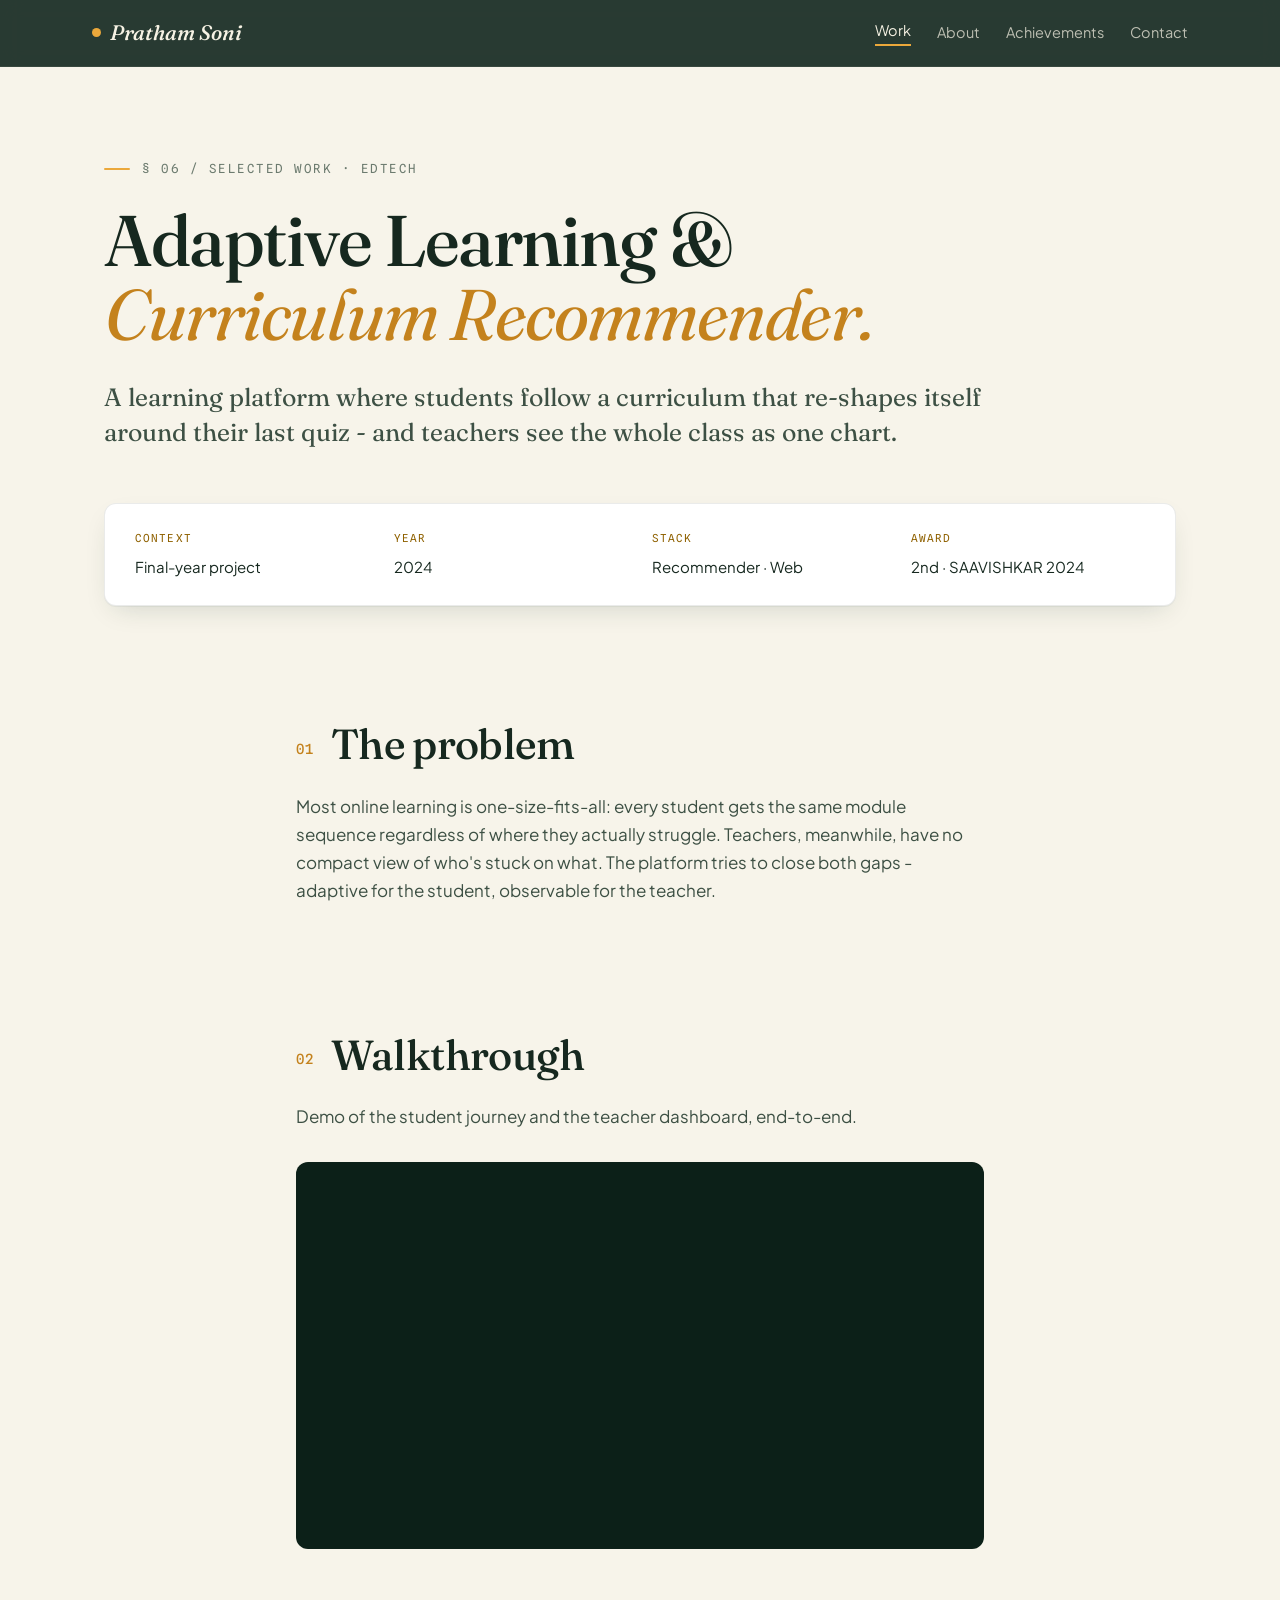
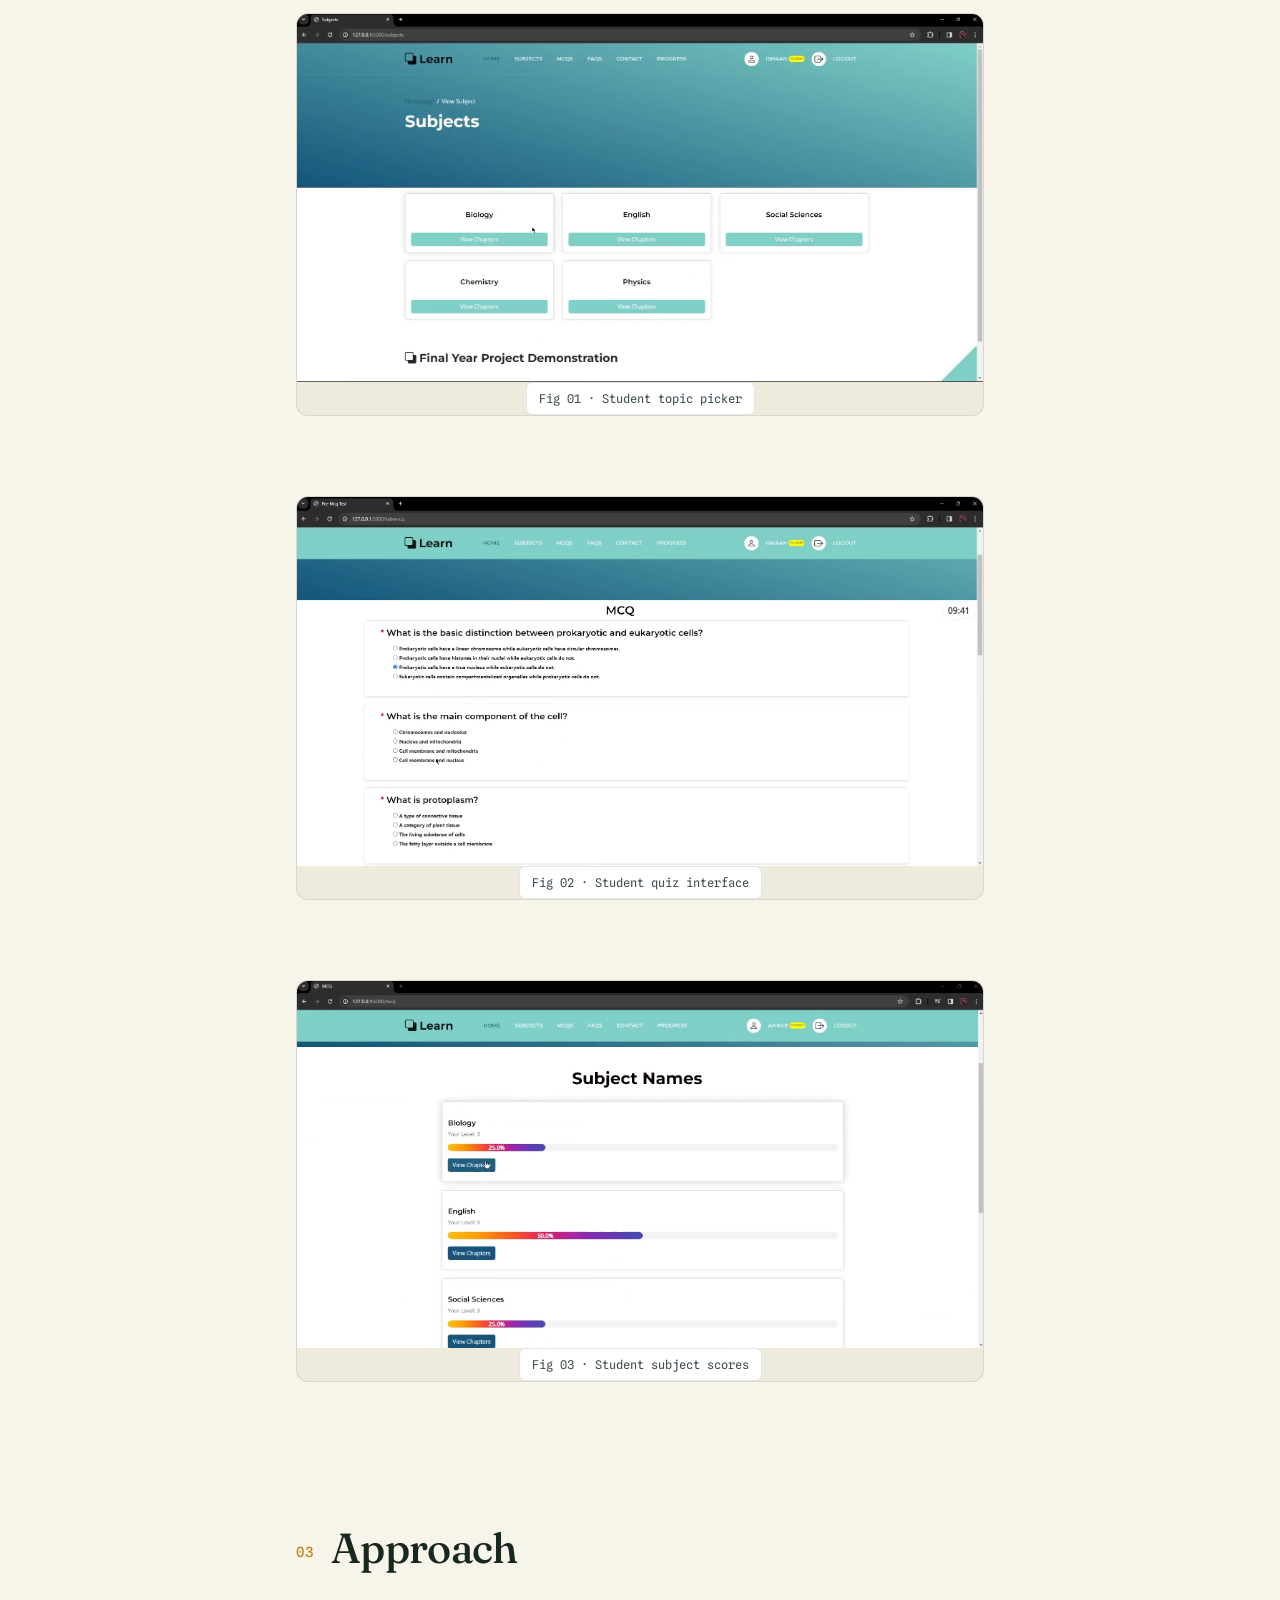
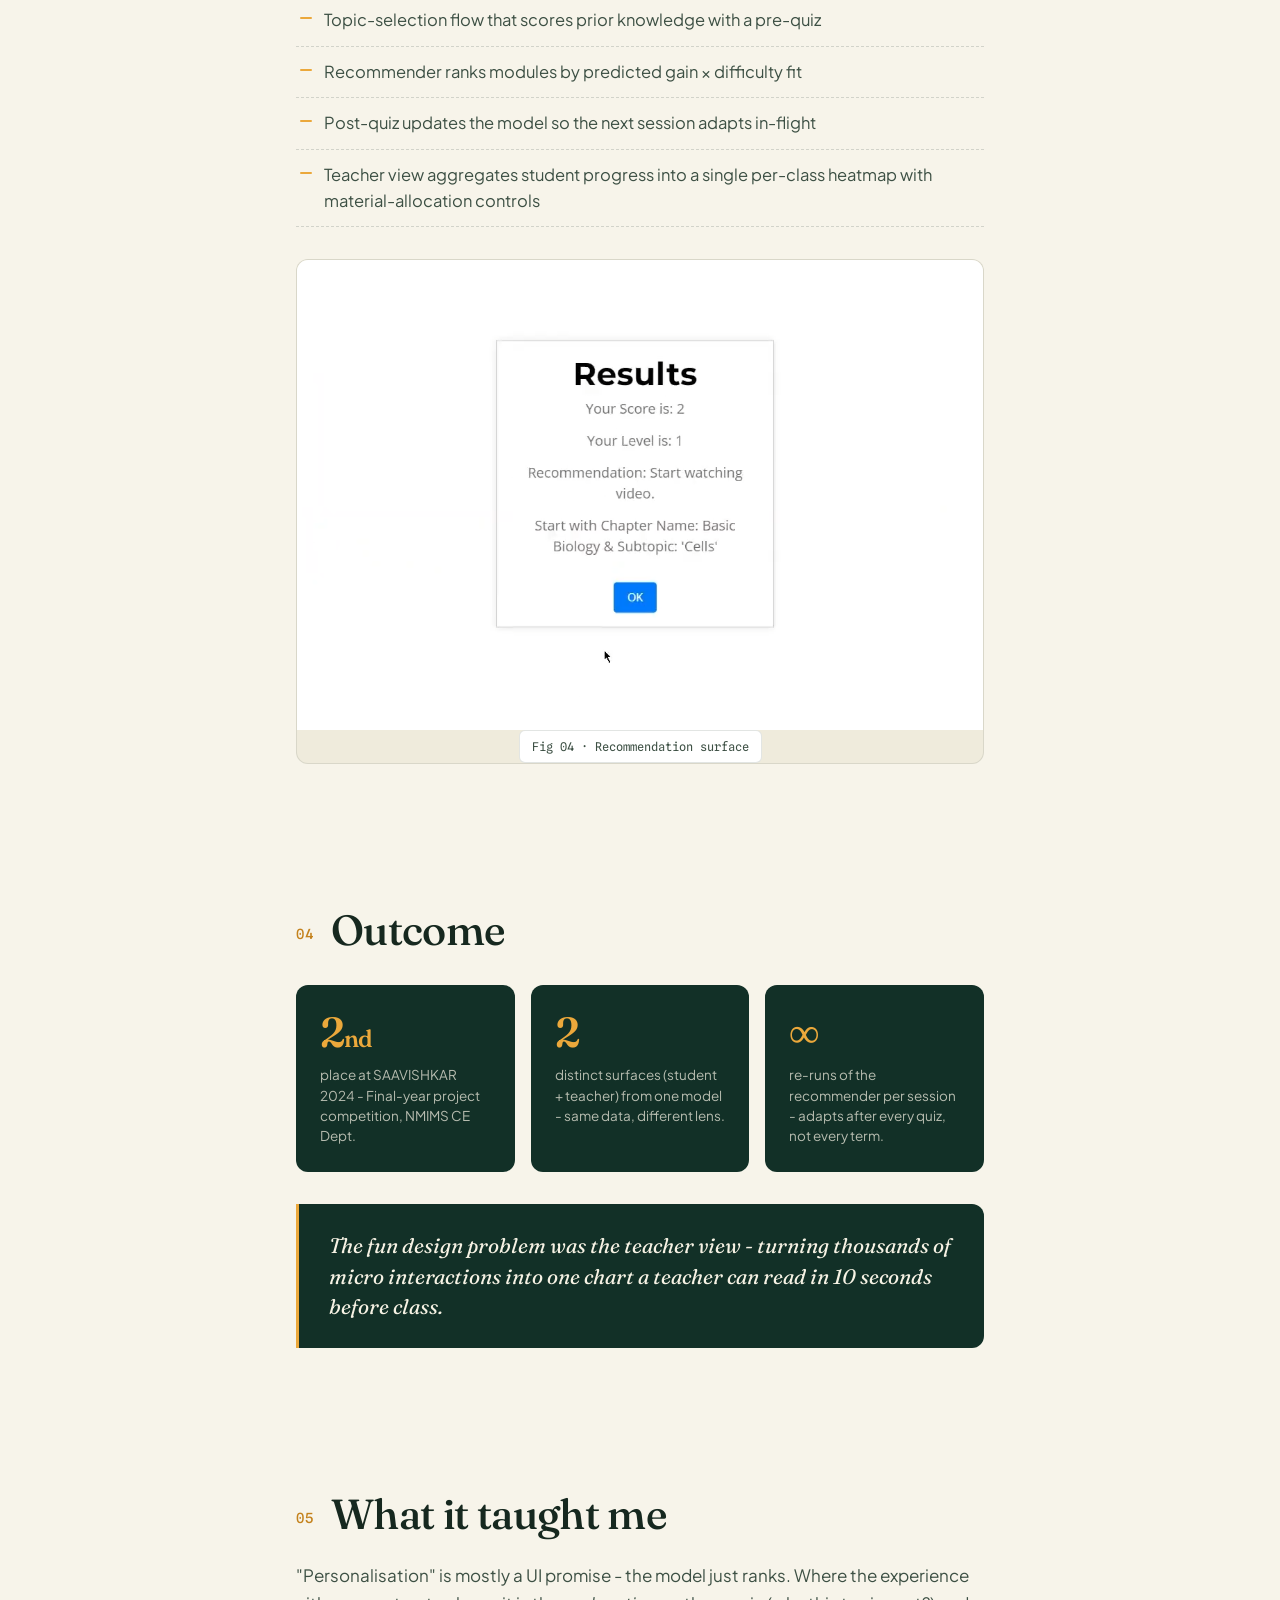
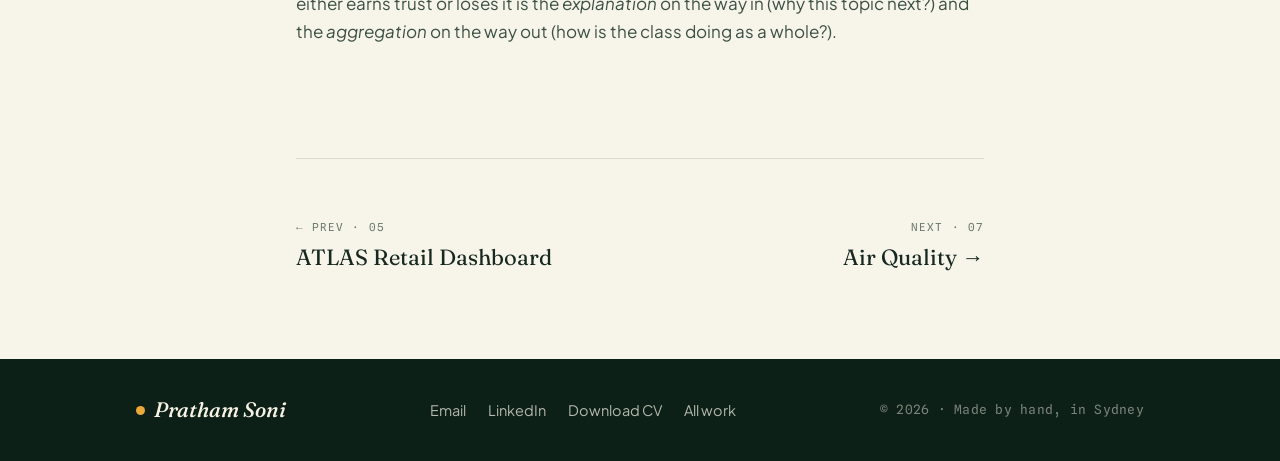
<file: projects/adaptive-learning.html>
<!DOCTYPE html>
<html lang="en">
<head>
<meta charset="UTF-8" />
<meta name="viewport" content="width=device-width, initial-scale=1.0" />
<title>Adaptive Learning - Pratham Soni</title>
<meta name="description" content="An adaptive EdTech recommender that re-plans the curriculum after every quiz. 2nd place, SAAVISHKAR 2024." />
<meta name="theme-color" content="#0C2018" />
<link rel="icon" type="image/svg+xml" href="../favicon.svg" />
<meta property="og:type" content="website" />
<meta property="og:title" content="Adaptive Learning - Pratham Soni" />
<meta property="og:description" content="An adaptive EdTech recommender that re-plans the curriculum after every quiz. 2nd place, SAAVISHKAR 2024." />
<meta property="og:image" content="https://prathamsoni4473.github.io/assets/Projects/hero1.png" />
<meta name="twitter:card" content="summary_large_image" />
<link rel="preconnect" href="https://fonts.googleapis.com">
<link rel="preconnect" href="https://fonts.gstatic.com" crossorigin>
<link href="https://fonts.googleapis.com/css2?family=Fraunces:ital,opsz,wght@0,9..144,300..700;1,9..144,300..700&family=Plus+Jakarta+Sans:wght@300..800&family=Spline+Sans+Mono:wght@400;500&family=Caveat:wght@500&display=swap" rel="stylesheet">
<link rel="stylesheet" href="../styles.css?v=2">
</head>
<body data-screen-label="Project · Adaptive Learning">
<a class="skip-link" href="#main">Skip to content</a>

<nav class="nav" aria-label="Primary">
  <div class="nav-inner">
    <a href="../index.html" class="nav-mark"><span class="dot"></span> Pratham Soni</a>
    <div class="nav-links">
      <a href="../index.html#work" class="active">Work</a>
      <a href="../index.html#about">About</a>
      <a href="../achievements.html">Achievements</a>
      <a href="../index.html#contact">Contact</a>
    </div>
  </div>
</nav>

<header class="shell case-hero">
  <div class="reveal">
    <div class="case-eyebrow">§ 06 / Selected Work · EdTech</div>
    <h1 class="case-title">Adaptive Learning &amp;<br/><em class="serif italic" style="color:var(--terracotta-deep); font-weight:400;">Curriculum Recommender.</em></h1>
    <p class="case-deck">
      A learning platform where students follow a curriculum that re-shapes itself
      around their last quiz - and teachers see the whole class as one chart.
    </p>
  </div>

  <div class="case-meta reveal delay-1">
    <div><div class="k">Context</div><div class="v">Final-year project</div></div>
    <div><div class="k">Year</div><div class="v">2024</div></div>
    <div><div class="k">Stack</div><div class="v">Recommender · Web</div></div>
    <div><div class="k">Award</div><div class="v">2nd · SAAVISHKAR 2024</div></div>
  </div>
</header>

<main id="main" class="shell-narrow">

  <section class="case-section reveal">
    <h2><span class="num">01</span>The problem</h2>
    <p>
      Most online learning is one-size-fits-all: every student gets the same module
      sequence regardless of where they actually struggle. Teachers, meanwhile,
      have no compact view of who's stuck on what. The platform tries to close
      both gaps - adaptive for the student, observable for the teacher.
    </p>
  </section>

  <section class="case-section reveal">
    <h2><span class="num">02</span>Walkthrough</h2>
    <p>
      Demo of the student journey and the teacher dashboard, end-to-end.
    </p>
    <div class="media media-video">
      <iframe src="https://www.youtube.com/embed/LvdMs6OKH_E?si=e2l9kFTDoTAE0Icc" title="YouTube video player" frameborder="0" allow="accelerometer; autoplay; clipboard-write; encrypted-media; gyroscope; picture-in-picture; web-share" referrerpolicy="strict-origin-when-cross-origin" allowfullscreen></iframe>
    </div>

    <div class="media-grid" style="margin-top:32px;">
      <div class="media media-screenshot"><img src="/assets/Projects/Curriculum-subjects.png" loading="lazy" decoding="async" alt="Student topic picker screen"><span class="label">Fig 01 · Student topic picker</span></div>
      <div class="media media-screenshot"><img src="/assets/Projects/Curriculum-MCQ.png" loading="lazy" decoding="async" alt="Student quiz interface"><span class="label">Fig 02 · Student quiz interface</span></div>
      <div class="media media-screenshot"><img src="/assets/Projects/Curriculum-SubjectScores.png" loading="lazy" decoding="async" alt="Per-subject score breakdown"><span class="label">Fig 03 · Student subject scores</span></div>
    </div>
    
  </section>

  <section class="case-section reveal">
    <h2><span class="num">03</span>Approach</h2>
    <ul>
      <li>Topic-selection flow that scores prior knowledge with a pre-quiz</li>
      <li>Recommender ranks modules by predicted gain × difficulty fit</li>
      <li>Post-quiz updates the model so the next session adapts in-flight</li>
      <li>Teacher view aggregates student progress into a single per-class heatmap with material-allocation controls</li>
    </ul>
    <div class="media media-screenshot"><img src="/assets/Projects/Curriculum-Recommendation.png" loading="lazy" decoding="async" alt="Personalised module recommendations"><span class="label">Fig 04 · Recommendation surface</span></div>
  </section>

  <section class="case-section reveal">
    <h2><span class="num">04</span>Outcome</h2>
    <div class="findings">
      <div class="finding-card">
        <div class="stat">2<span style="font-size:24px;">nd</span></div>
        <div class="desc">place at SAAVISHKAR 2024 - Final-year project competition, NMIMS CE Dept.</div>
      </div>
      <div class="finding-card">
        <div class="stat">2</div>
        <div class="desc">distinct surfaces (student + teacher) from one model - same data, different lens.</div>
      </div>
      <div class="finding-card">
        <div class="stat">∞</div>
        <div class="desc">re-runs of the recommender per session - adapts after every quiz, not every term.</div>
      </div>
    </div>

    <div class="callout">
      The fun design problem was the teacher view - turning thousands of micro
      interactions into one chart a teacher can read in 10 seconds before class.
    </div>
  </section>

  <section class="case-section reveal">
    <h2><span class="num">05</span>What it taught me</h2>
    <p>
      "Personalisation" is mostly a UI promise - the model just ranks. Where the
      experience either earns trust or loses it is the
      <em>explanation</em> on the way in (why this topic next?) and the
      <em>aggregation</em> on the way out (how is the class doing as a whole?).
    </p>
  </section>

  <nav class="case-nav">
    <a href="atlas-retail.html">
      <span class="k">← PREV · 05</span>
      <span class="v">ATLAS Retail Dashboard</span>
    </a>
    <a href="air-quality.html" class="next">
      <span class="k">NEXT · 07</span>
      <span class="v">Air Quality →</span>
    </a>
  </nav>
</main>


<footer class="footer footer-slim">
  <div class="shell footer-slim-inner">
    <a href="../index.html" class="nav-mark"><span class="dot"></span> Pratham Soni</a>
    <div class="footer-slim-links">
      <a href="mailto:prathamsoni1103@gmail.com">Email</a>
      <a href="https://www.linkedin.com/in/prathamsoni1103/" target="_blank" rel="noopener">LinkedIn</a>
      <a href="../uploads/Pratham_Soni_CV.pdf" download>Download CV</a>
      <a href="../index.html#work">All work</a>
    </div>
    <span class="mono" style="color: var(--milk-3);">&copy; 2026 &middot; Made by hand, in Sydney</span>
  </div>
</footer>

<script src="../reveal.js?v=2"></script>
</body>
</html>
</file>
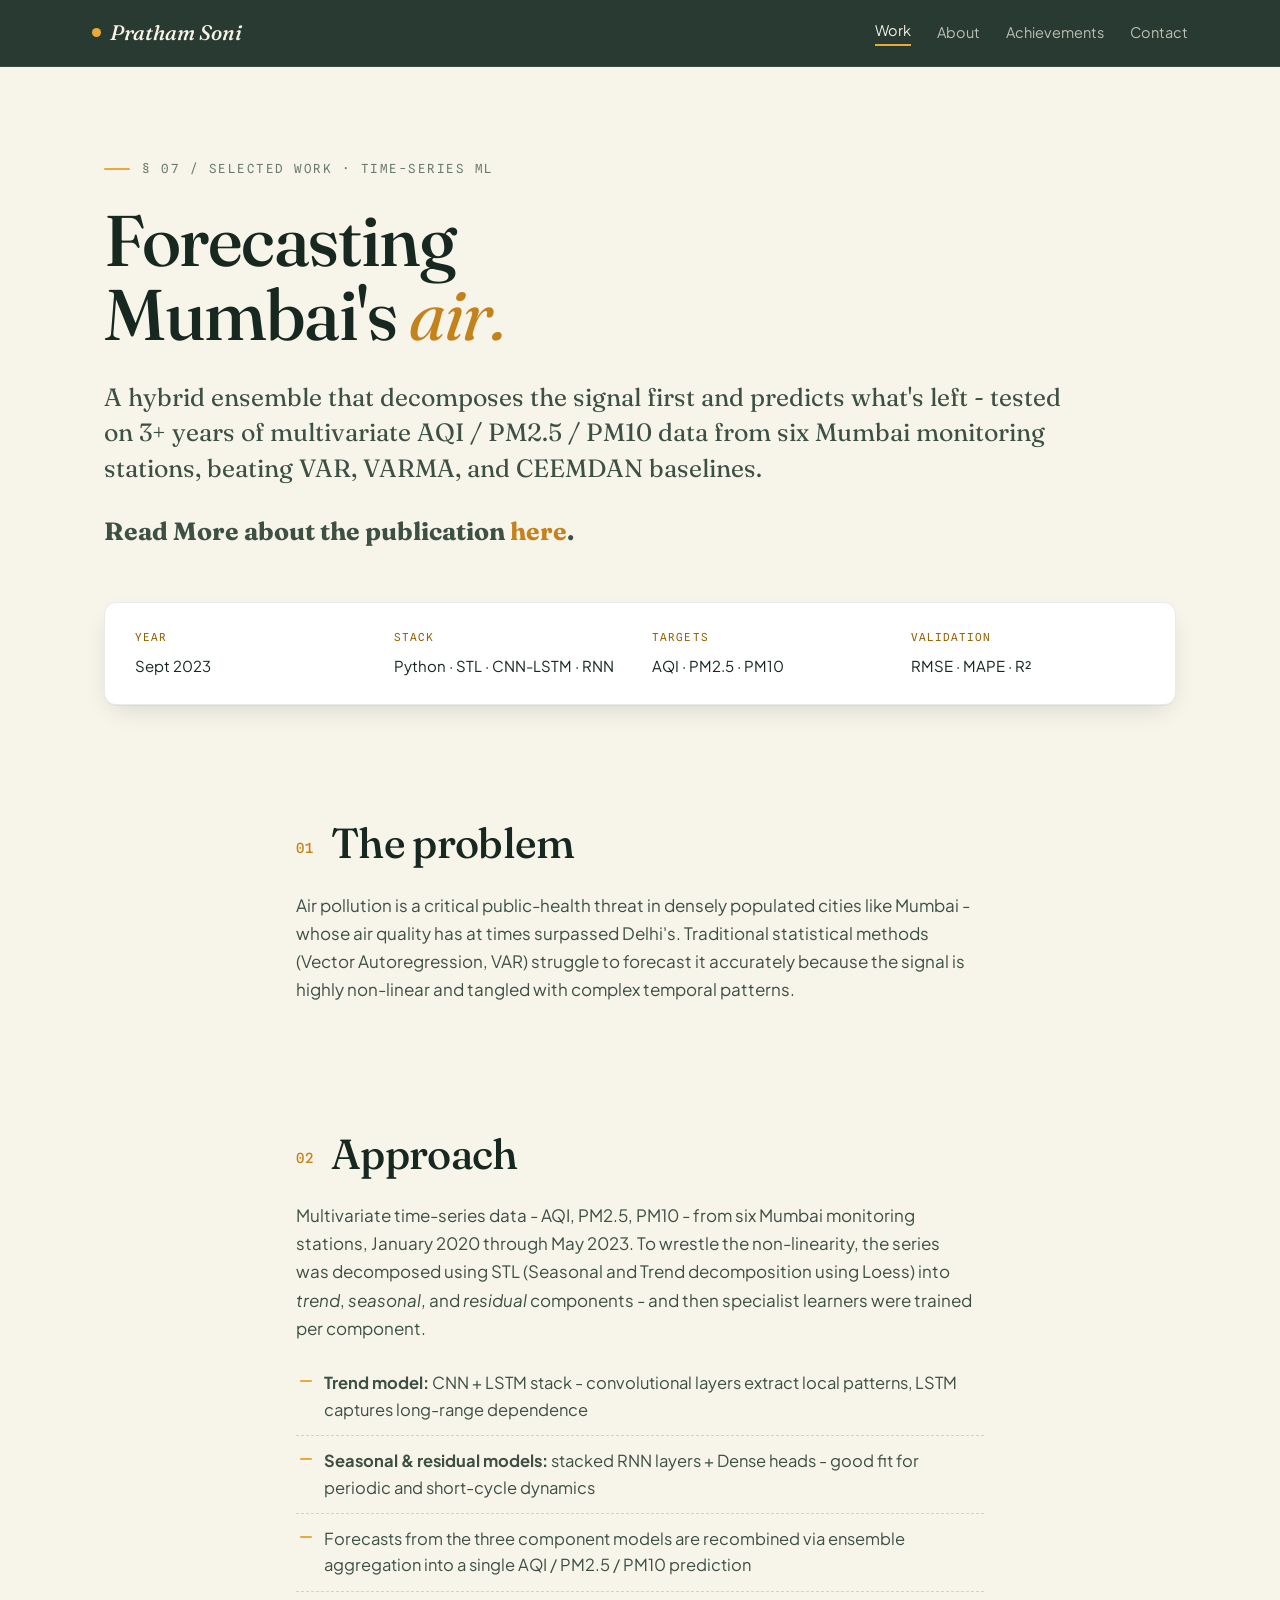
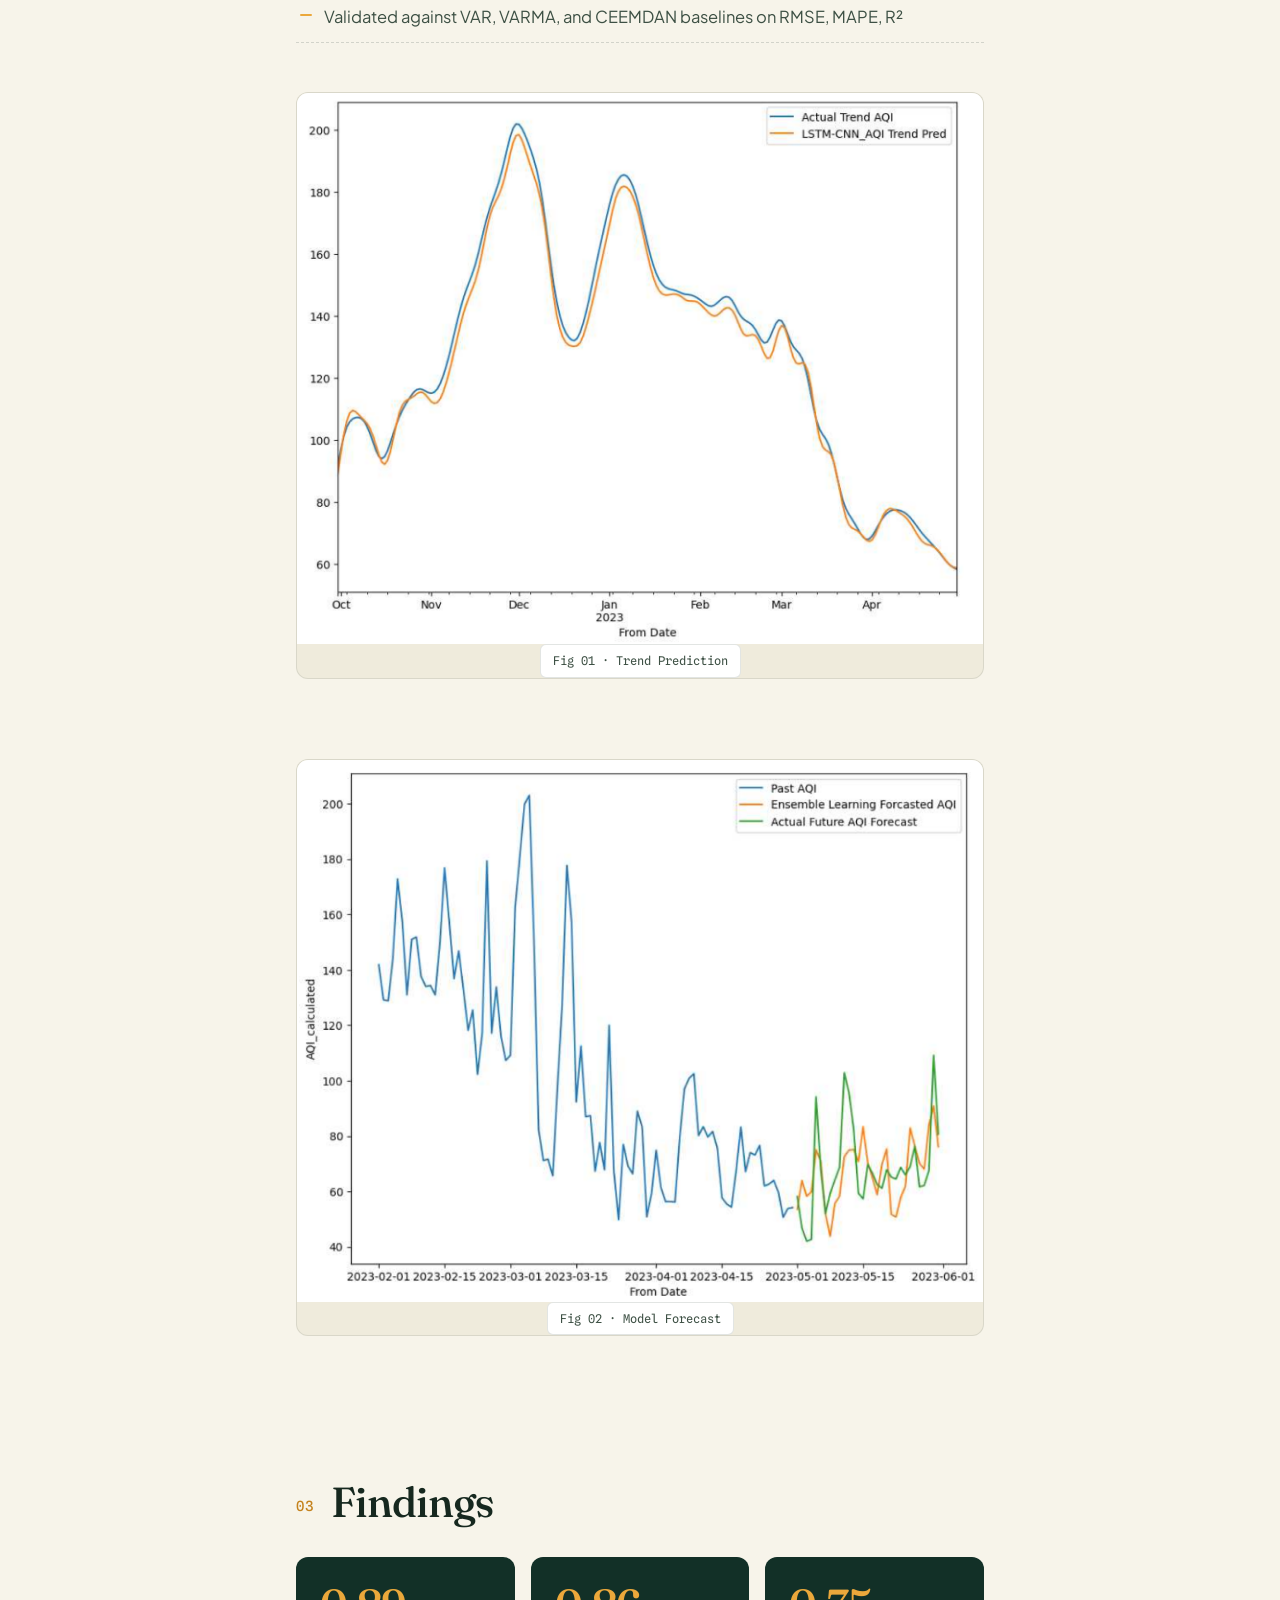
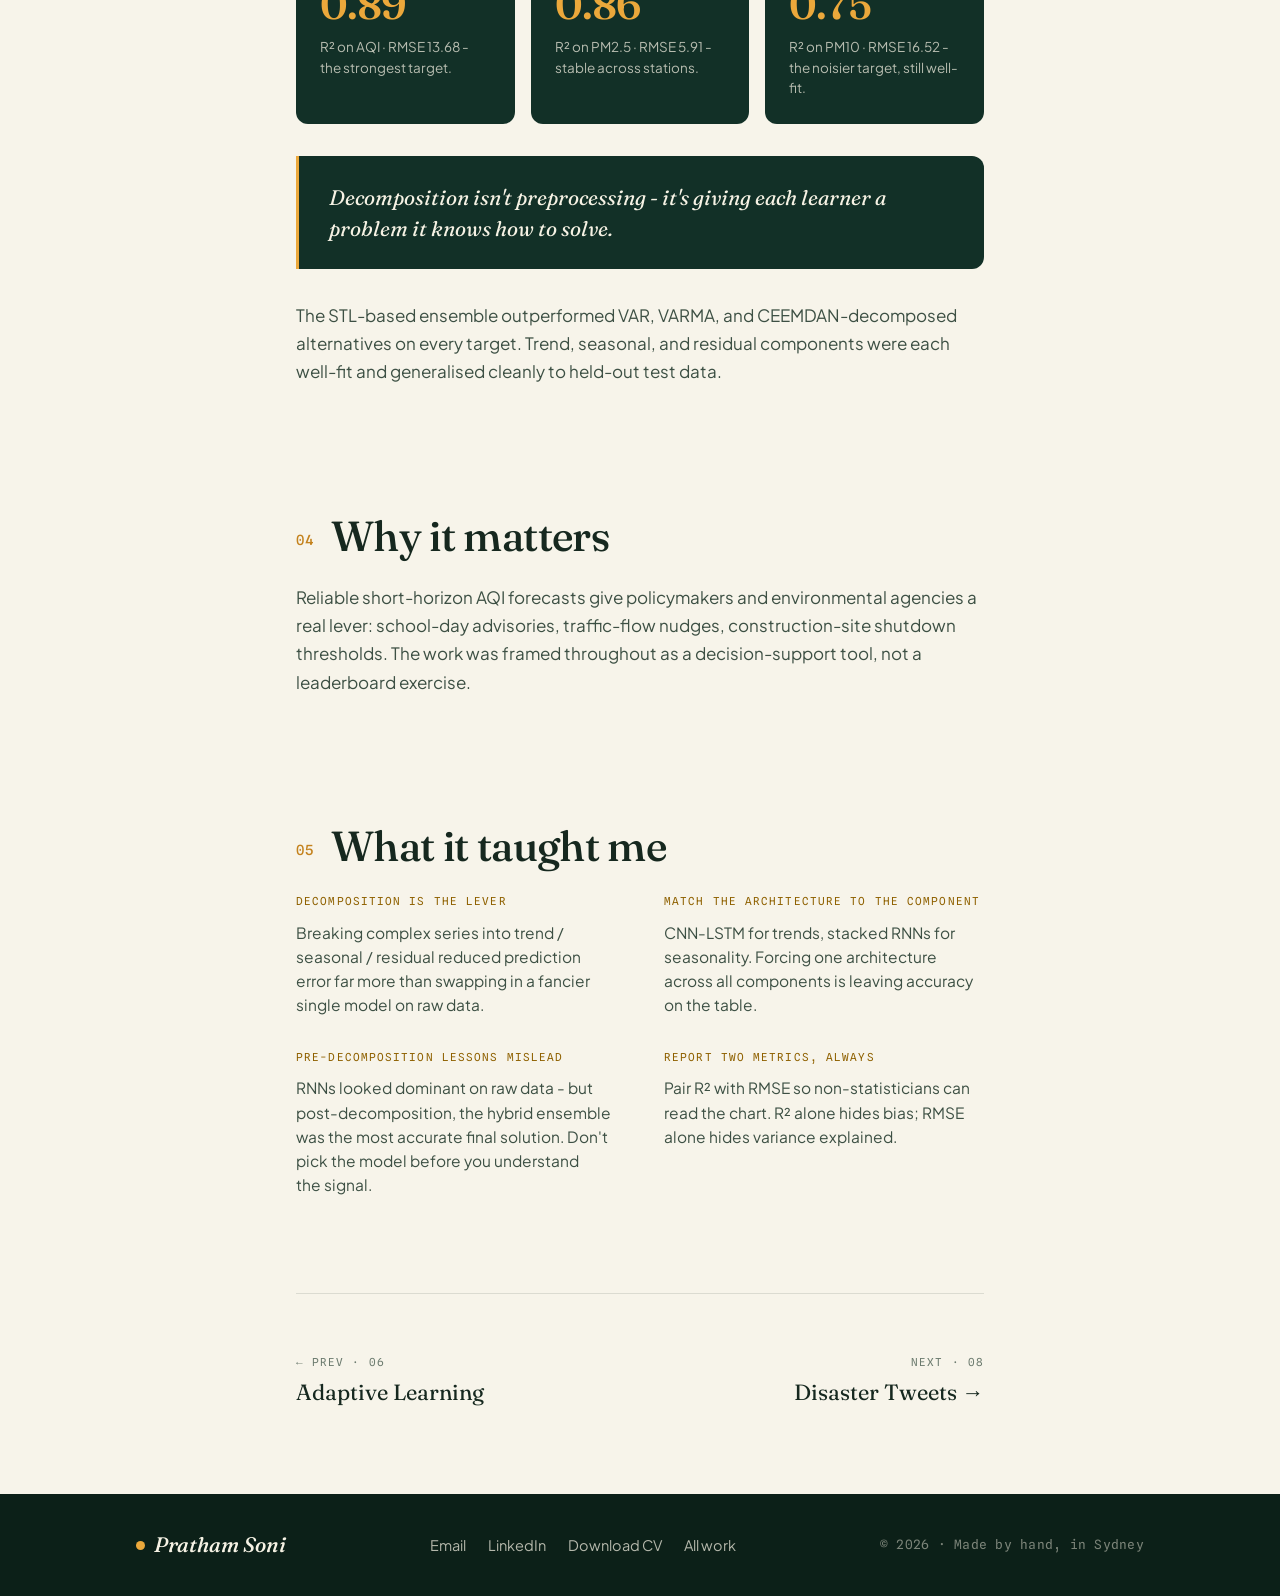
<file: projects/air-quality.html>
<!DOCTYPE html>
<html lang="en">
<head>
<meta charset="UTF-8" />
<meta name="viewport" content="width=device-width, initial-scale=1.0" />
<title>Air Quality Forecasting - Pratham Soni</title>
<meta name="description" content="IEEE-published hybrid STL ensemble forecasting AQI, PM2.5 and PM10 across six Mumbai monitoring stations." />
<meta name="theme-color" content="#0C2018" />
<link rel="icon" type="image/svg+xml" href="../favicon.svg" />
<meta property="og:type" content="website" />
<meta property="og:title" content="Air Quality Forecasting - Pratham Soni" />
<meta property="og:description" content="IEEE-published hybrid STL ensemble forecasting AQI, PM2.5 and PM10 across six Mumbai monitoring stations." />
<meta property="og:image" content="https://prathamsoni4473.github.io/assets/Projects/hero1.png" />
<meta name="twitter:card" content="summary_large_image" />
<link rel="preconnect" href="https://fonts.googleapis.com">
<link rel="preconnect" href="https://fonts.gstatic.com" crossorigin>
<link href="https://fonts.googleapis.com/css2?family=Fraunces:ital,opsz,wght@0,9..144,300..700;1,9..144,300..700&family=Plus+Jakarta+Sans:wght@300..800&family=Spline+Sans+Mono:wght@400;500&family=Caveat:wght@500&display=swap" rel="stylesheet">
<link rel="stylesheet" href="../styles.css?v=2">
</head>
<body data-screen-label="Project · Air Quality">
<a class="skip-link" href="#main">Skip to content</a>

<nav class="nav" aria-label="Primary">
  <div class="nav-inner">
    <a href="../index.html" class="nav-mark"><span class="dot"></span> Pratham Soni</a>
    <div class="nav-links">
      <a href="../index.html#work" class="active">Work</a>
      <a href="../index.html#about">About</a>
      <a href="../achievements.html">Achievements</a>
      <a href="../index.html#contact">Contact</a>
    </div>
  </div>
</nav>

<header class="shell case-hero">
  <div class="reveal">
    <div class="case-eyebrow">§ 07 / Selected Work · Time-Series ML</div>
    <h1 class="case-title">Forecasting<br/>Mumbai's <em class="serif italic" style="color:var(--terracotta-deep); font-weight:400;">air.</em></h1>
    <p class="case-deck">
      A hybrid ensemble that decomposes the signal first and predicts what's left -
      tested on 3+ years of multivariate AQI / PM2.5 / PM10 data from six Mumbai
      monitoring stations, beating VAR, VARMA, and CEEMDAN baselines.
    </p>
    <p class="case-deck">
      <strong>Read More about the publication <a href="https://ieeexplore.ieee.org/document/10346745" target="_blank">here</a>.</strong>
    </p>
  </div>

  <div class="case-meta reveal delay-1">
    <div><div class="k">Year</div><div class="v">Sept 2023</div></div>
    <div><div class="k">Stack</div><div class="v">Python · STL · CNN-LSTM · RNN</div></div>
    <div><div class="k">Targets</div><div class="v">AQI · PM2.5 · PM10</div></div>
    <div><div class="k">Validation</div><div class="v">RMSE · MAPE · R²</div></div>
  </div>
</header>

<main id="main" class="shell-narrow">

  <section class="case-section reveal">
    <h2><span class="num">01</span>The problem</h2>
    <p>
      Air pollution is a critical public-health threat in densely populated cities like Mumbai -
      whose air quality has at times surpassed Delhi's. Traditional statistical methods
      (Vector Autoregression, VAR) struggle to forecast it accurately because the signal
      is highly non-linear and tangled with complex temporal patterns.
    </p>
  </section>

  <section class="case-section reveal">
    <h2><span class="num">02</span>Approach</h2>
    <p>
      Multivariate time-series data - AQI, PM2.5, PM10 - from six Mumbai monitoring stations,
      January 2020 through May 2023. To wrestle the non-linearity, the series was decomposed
      using STL (Seasonal and Trend decomposition using Loess) into <em>trend</em>,
      <em>seasonal</em>, and <em>residual</em> components - and then specialist learners
      were trained per component.
    </p>

    <ul>
      <li><strong>Trend model:</strong> CNN + LSTM stack - convolutional layers extract local patterns, LSTM captures long-range dependence</li>
      <li><strong>Seasonal &amp; residual models:</strong> stacked RNN layers + Dense heads - good fit for periodic and short-cycle dynamics</li>
      <li>Forecasts from the three component models are recombined via ensemble aggregation into a single AQI / PM2.5 / PM10 prediction</li>
      <li>Validated against VAR, VARMA, and CEEMDAN baselines on RMSE, MAPE, R²</li>
    </ul>

    <div class="media-grid">
      <div class="media media-screenshot"><img src="/assets/Projects/AQI-Model-Trend-prediction.png" loading="lazy" decoding="async" alt="AQI trend prediction chart"><span class="label">Fig 01 · Trend Prediction</span></div>
      <div class="media media-screenshot"><img src="/assets/Projects/AQI-ModelForecast.png" loading="lazy" decoding="async" alt="Model forecast against actual readings"><span class="label">Fig 02 · Model Forecast</span></div>
    </div>
  </section>

  <section class="case-section reveal">
    <h2><span class="num">03</span>Findings</h2>

    <div class="findings">
      <div class="finding-card">
        <div class="stat">0.89</div>
        <div class="desc">R² on AQI · RMSE 13.68 - the strongest target.</div>
      </div>
      <div class="finding-card">
        <div class="stat">0.86</div>
        <div class="desc">R² on PM2.5 · RMSE 5.91 - stable across stations.</div>
      </div>
      <div class="finding-card">
        <div class="stat">0.75</div>
        <div class="desc">R² on PM10 · RMSE 16.52 - the noisier target, still well-fit.</div>
      </div>
    </div>

    <div class="callout">
      Decomposition isn't preprocessing - it's giving each learner a problem it knows how to solve.
    </div>

    <p style="margin-top: 24px;">
      The STL-based ensemble outperformed VAR, VARMA, and CEEMDAN-decomposed alternatives
      on every target. Trend, seasonal, and residual components were each well-fit and
      generalised cleanly to held-out test data.
    </p>
  </section>

  <section class="case-section reveal">
    <h2><span class="num">04</span>Why it matters</h2>
    <p>
      Reliable short-horizon AQI forecasts give policymakers and environmental agencies
      a real lever: school-day advisories, traffic-flow nudges, construction-site
      shutdown thresholds. The work was framed throughout as a decision-support tool,
      not a leaderboard exercise.
    </p>
  </section>

  <section class="case-section reveal">
    <h2><span class="num">05</span>What it taught me</h2>
    <div class="reflect">
      <div class="reflect-block">
        <span class="k">Decomposition is the lever</span>
        <p>Breaking complex series into trend / seasonal / residual reduced prediction error far more than swapping in a fancier single model on raw data.</p>
      </div>
      <div class="reflect-block">
        <span class="k">Match the architecture to the component</span>
        <p>CNN-LSTM for trends, stacked RNNs for seasonality. Forcing one architecture across all components is leaving accuracy on the table.</p>
      </div>
      <div class="reflect-block">
        <span class="k">Pre-decomposition lessons mislead</span>
        <p>RNNs looked dominant on raw data - but post-decomposition, the hybrid ensemble was the most accurate final solution. Don't pick the model before you understand the signal.</p>
      </div>
      <div class="reflect-block">
        <span class="k">Report two metrics, always</span>
        <p>Pair R² with RMSE so non-statisticians can read the chart. R² alone hides bias; RMSE alone hides variance explained.</p>
      </div>
    </div>
  </section>

  <nav class="case-nav">
    <a href="adaptive-learning.html">
      <span class="k">← PREV · 06</span>
      <span class="v">Adaptive Learning</span>
    </a>
    <a href="disaster-tweets.html" class="next">
      <span class="k">NEXT · 08</span>
      <span class="v">Disaster Tweets →</span>
    </a>
  </nav>
</main>


<footer class="footer footer-slim">
  <div class="shell footer-slim-inner">
    <a href="../index.html" class="nav-mark"><span class="dot"></span> Pratham Soni</a>
    <div class="footer-slim-links">
      <a href="mailto:prathamsoni1103@gmail.com">Email</a>
      <a href="https://www.linkedin.com/in/prathamsoni1103/" target="_blank" rel="noopener">LinkedIn</a>
      <a href="../uploads/Pratham_Soni_CV.pdf" download>Download CV</a>
      <a href="../index.html#work">All work</a>
    </div>
    <span class="mono" style="color: var(--milk-3);">&copy; 2026 &middot; Made by hand, in Sydney</span>
  </div>
</footer>

<script src="../reveal.js?v=2"></script>
</body>
</html>
</file>
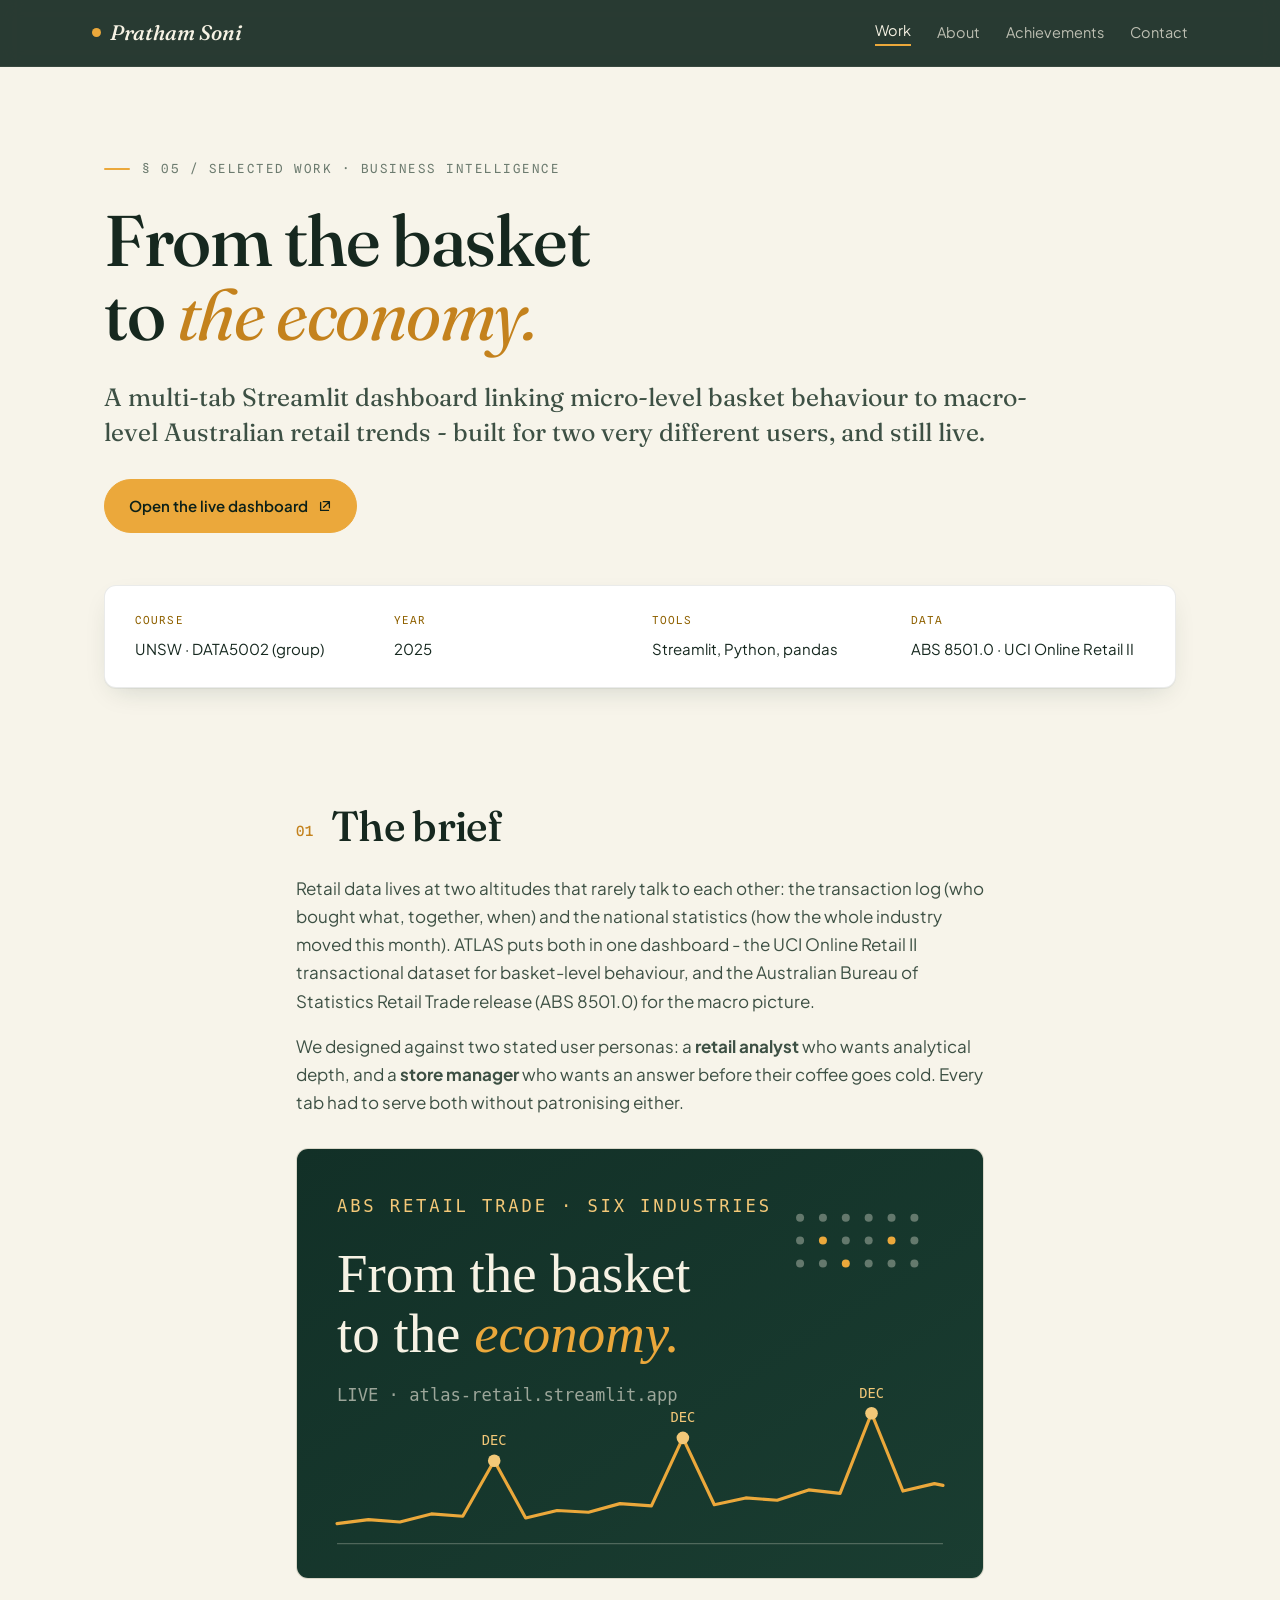
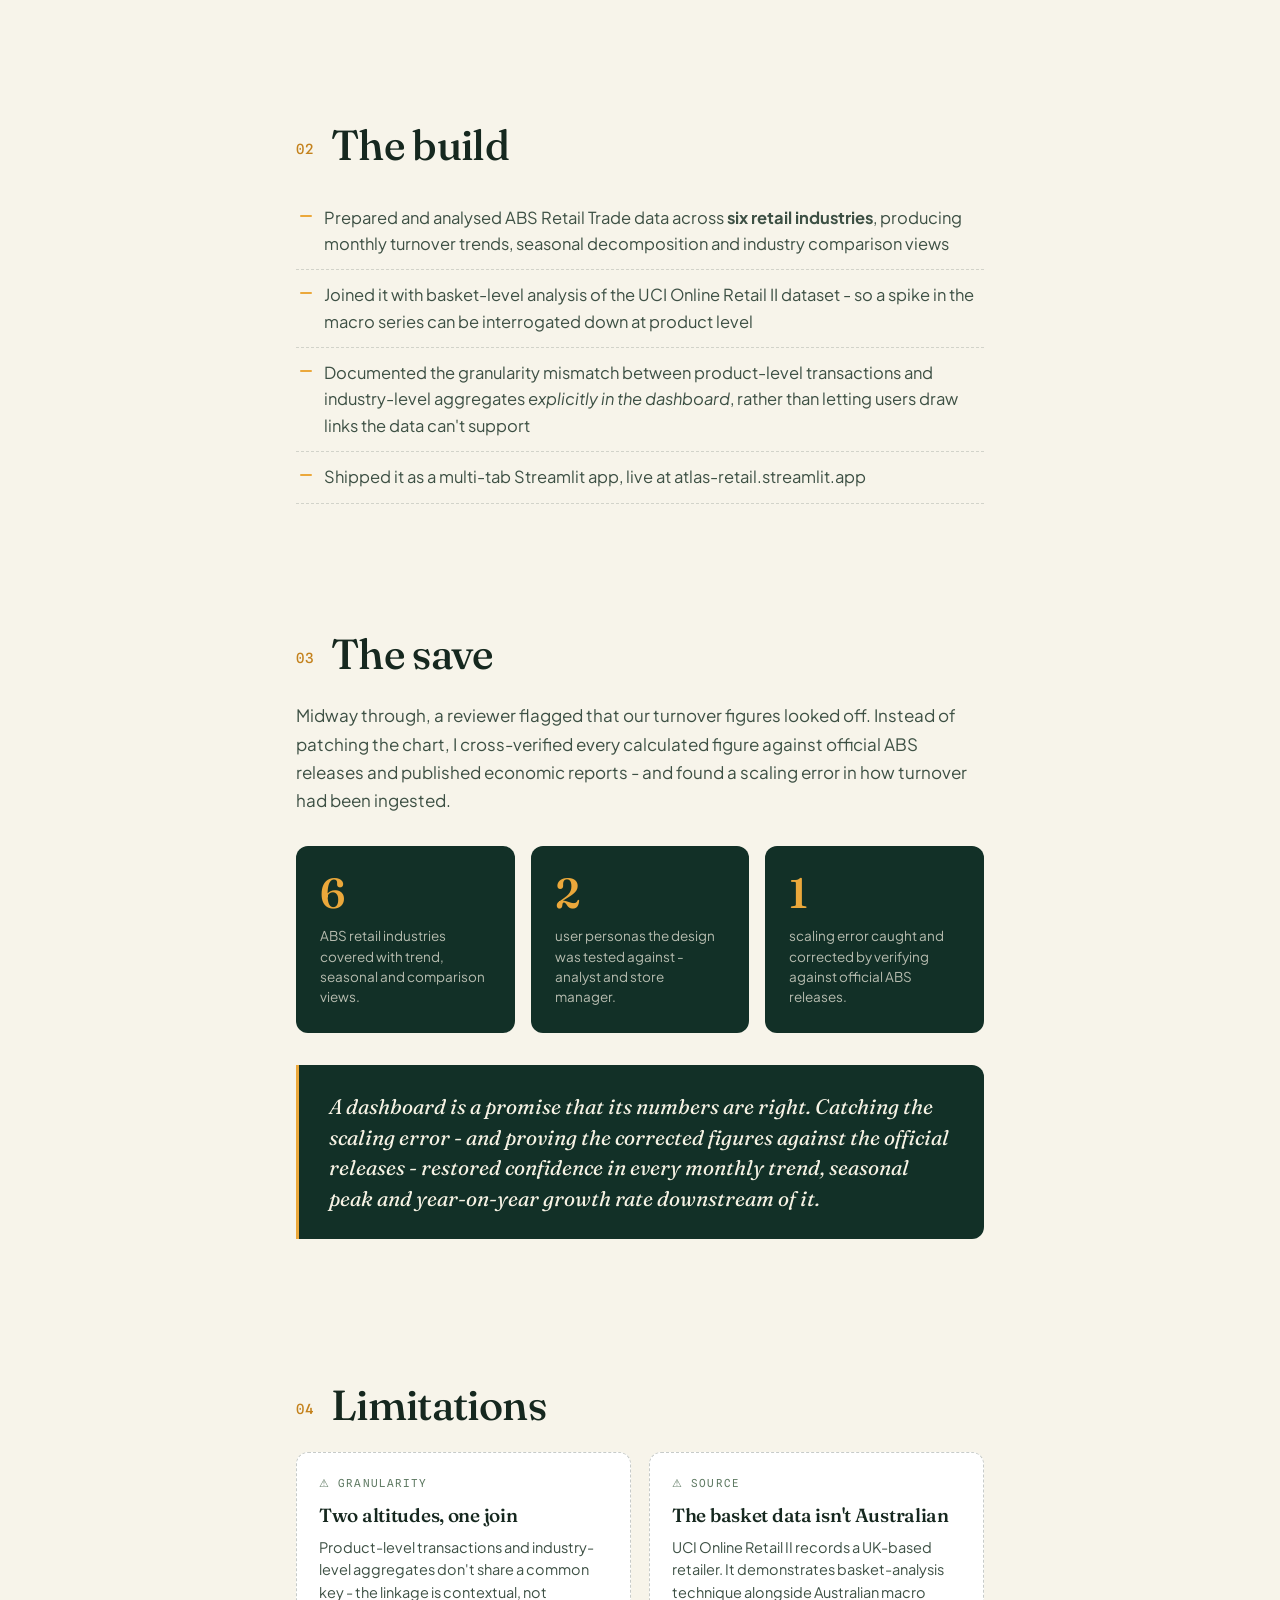
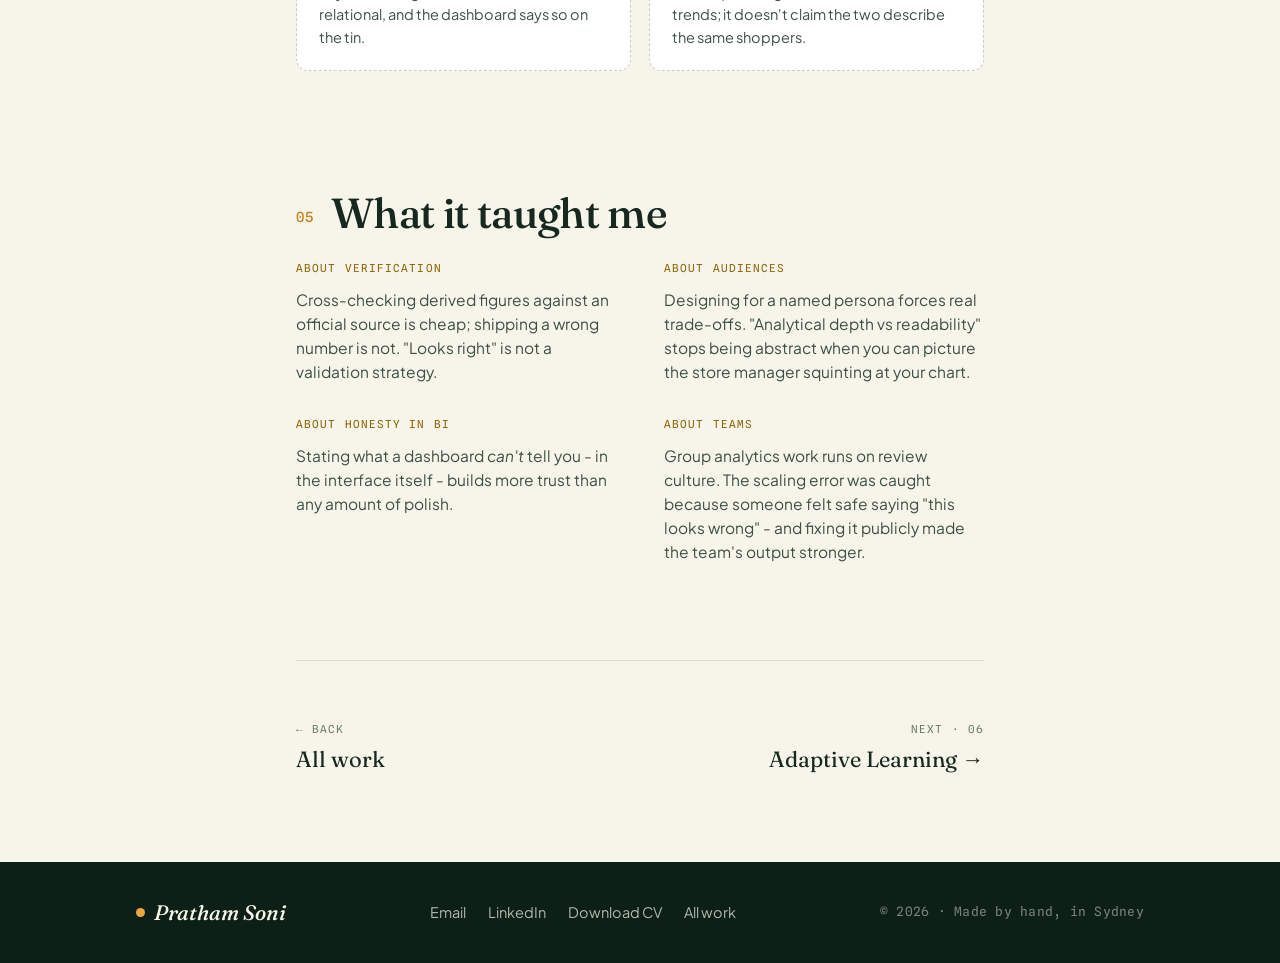
<file: projects/atlas-retail.html>
<!DOCTYPE html>
<html lang="en">
<head>
<meta charset="UTF-8" />
<meta name="viewport" content="width=device-width, initial-scale=1.0" />
<title>ATLAS: Retail Basket &amp; Trend Dashboard - Pratham Soni</title>
<meta name="description" content="ATLAS: a live Streamlit dashboard linking basket-level retail behaviour to ABS macro trends, built for two user personas." />
<meta name="theme-color" content="#0C2018" />
<link rel="icon" type="image/svg+xml" href="../favicon.svg" />
<meta property="og:type" content="website" />
<meta property="og:title" content="ATLAS: Retail Basket &amp; Trend Dashboard - Pratham Soni" />
<meta property="og:description" content="ATLAS: a live Streamlit dashboard linking basket-level retail behaviour to ABS macro trends, built for two user personas." />
<meta property="og:image" content="https://prathamsoni4473.github.io/assets/Projects/hero1.png" />
<meta name="twitter:card" content="summary_large_image" />
<link rel="preconnect" href="https://fonts.googleapis.com">
<link rel="preconnect" href="https://fonts.gstatic.com" crossorigin>
<link href="https://fonts.googleapis.com/css2?family=Fraunces:ital,opsz,wght@0,9..144,300..700;1,9..144,300..700&family=Plus+Jakarta+Sans:wght@300..800&family=Spline+Sans+Mono:wght@400;500&family=Caveat:wght@500&display=swap" rel="stylesheet">
<link rel="stylesheet" href="../styles.css?v=2">
</head>
<body data-screen-label="Project · ATLAS">
<a class="skip-link" href="#main">Skip to content</a>

<nav class="nav" aria-label="Primary">
  <div class="nav-inner">
    <a href="../index.html" class="nav-mark"><span class="dot"></span> Pratham Soni</a>
    <div class="nav-links">
      <a href="../index.html#work" class="active">Work</a>
      <a href="../index.html#about">About</a>
      <a href="../achievements.html">Achievements</a>
      <a href="../index.html#contact">Contact</a>
    </div>
  </div>
</nav>

<header class="shell case-hero">
  <div class="reveal">
    <div class="case-eyebrow">§ 05 / Selected Work · Business Intelligence</div>
    <h1 class="case-title">From the basket<br/>to <em class="serif italic" style="color:var(--terracotta-deep); font-weight:400;">the economy.</em></h1>
    <p class="case-deck">
      A multi-tab Streamlit dashboard linking micro-level basket behaviour to
      macro-level Australian retail trends - built for two very different users,
      and still live.
    </p>
    <div style="margin-top: 28px;">
      <a href="https://atlas-retail.streamlit.app" target="_blank" rel="noopener" class="btn btn-accent">Open the live dashboard
        <svg width="14" height="14" viewBox="0 0 16 16" fill="none"><path d="M6 3h7v7M13 3 6.5 9.5M12 13H3V4" stroke="currentColor" stroke-width="1.5" stroke-linecap="round" stroke-linejoin="round"/></svg>
      </a>
    </div>
  </div>

  <div class="case-meta reveal delay-1">
    <div><div class="k">Course</div><div class="v">UNSW · DATA5002 (group)</div></div>
    <div><div class="k">Year</div><div class="v">2025</div></div>
    <div><div class="k">Tools</div><div class="v">Streamlit, Python, pandas</div></div>
    <div><div class="k">Data</div><div class="v">ABS 8501.0 · UCI Online Retail II</div></div>
  </div>
</header>

<main id="main" class="shell-narrow">

  <section class="case-section reveal">
    <h2><span class="num">01</span>The brief</h2>
    <p>
      Retail data lives at two altitudes that rarely talk to each other: the transaction
      log (who bought what, together, when) and the national statistics (how the whole
      industry moved this month). ATLAS puts both in one dashboard - the UCI Online
      Retail II transactional dataset for basket-level behaviour, and the Australian
      Bureau of Statistics Retail Trade release (ABS 8501.0) for the macro picture.
    </p>
    <p>
      We designed against two stated user personas: a <strong>retail analyst</strong>
      who wants analytical depth, and a <strong>store manager</strong> who wants an
      answer before their coffee goes cold. Every tab had to serve both without
      patronising either.
    </p>
    <div class="media"><img src="../assets/Projects/atlas-cover.svg" alt="ATLAS: monthly turnover trend with seasonal December peaks, above a basket-level dot grid" loading="lazy" decoding="async"></div>
  </section>

  <section class="case-section reveal">
    <h2><span class="num">02</span>The build</h2>
    <ul>
      <li>Prepared and analysed ABS Retail Trade data across <strong>six retail industries</strong>, producing monthly turnover trends, seasonal decomposition and industry comparison views</li>
      <li>Joined it with basket-level analysis of the UCI Online Retail II dataset - so a spike in the macro series can be interrogated down at product level</li>
      <li>Documented the granularity mismatch between product-level transactions and industry-level aggregates <em>explicitly in the dashboard</em>, rather than letting users draw links the data can't support</li>
      <li>Shipped it as a multi-tab Streamlit app, live at atlas-retail.streamlit.app</li>
    </ul>
  </section>

  <section class="case-section reveal">
    <h2><span class="num">03</span>The save</h2>
    <p>
      Midway through, a reviewer flagged that our turnover figures looked off. Instead of
      patching the chart, I cross-verified every calculated figure against official ABS
      releases and published economic reports - and found a scaling error in how turnover
      had been ingested.
    </p>

    <div class="findings">
      <div class="finding-card">
        <div class="stat">6</div>
        <div class="desc">ABS retail industries covered with trend, seasonal and comparison views.</div>
      </div>
      <div class="finding-card">
        <div class="stat">2</div>
        <div class="desc">user personas the design was tested against - analyst and store manager.</div>
      </div>
      <div class="finding-card">
        <div class="stat">1</div>
        <div class="desc">scaling error caught and corrected by verifying against official ABS releases.</div>
      </div>
    </div>

    <div class="callout">
      A dashboard is a promise that its numbers are right. Catching the scaling error -
      and proving the corrected figures against the official releases - restored
      confidence in every monthly trend, seasonal peak and year-on-year growth rate
      downstream of it.
    </div>
  </section>

  <section class="case-section reveal">
    <h2><span class="num">04</span>Limitations</h2>
    <div class="limit-grid">
      <div class="limit-card">
        <span class="k">⚠ GRANULARITY</span>
        <h4>Two altitudes, one join</h4>
        <p>Product-level transactions and industry-level aggregates don't share a common key - the linkage is contextual, not relational, and the dashboard says so on the tin.</p>
      </div>
      <div class="limit-card">
        <span class="k">⚠ SOURCE</span>
        <h4>The basket data isn't Australian</h4>
        <p>UCI Online Retail II records a UK-based retailer. It demonstrates basket-analysis technique alongside Australian macro trends; it doesn't claim the two describe the same shoppers.</p>
      </div>
    </div>
  </section>

  <section class="case-section reveal">
    <h2><span class="num">05</span>What it taught me</h2>
    <div class="reflect">
      <div class="reflect-block">
        <span class="k">About verification</span>
        <p>Cross-checking derived figures against an official source is cheap; shipping a wrong number is not. "Looks right" is not a validation strategy.</p>
      </div>
      <div class="reflect-block">
        <span class="k">About audiences</span>
        <p>Designing for a named persona forces real trade-offs. "Analytical depth vs readability" stops being abstract when you can picture the store manager squinting at your chart.</p>
      </div>
      <div class="reflect-block">
        <span class="k">About honesty in BI</span>
        <p>Stating what a dashboard <em>can't</em> tell you - in the interface itself - builds more trust than any amount of polish.</p>
      </div>
      <div class="reflect-block">
        <span class="k">About teams</span>
        <p>Group analytics work runs on review culture. The scaling error was caught because someone felt safe saying "this looks wrong" - and fixing it publicly made the team's output stronger.</p>
      </div>
    </div>
  </section>

  <nav class="case-nav">
    <a href="../index.html#work">
      <span class="k">← BACK</span>
      <span class="v">All work</span>
    </a>
    <a href="adaptive-learning.html" class="next">
      <span class="k">NEXT · 06</span>
      <span class="v">Adaptive Learning →</span>
    </a>
  </nav>
</main>


<footer class="footer footer-slim">
  <div class="shell footer-slim-inner">
    <a href="../index.html" class="nav-mark"><span class="dot"></span> Pratham Soni</a>
    <div class="footer-slim-links">
      <a href="mailto:prathamsoni1103@gmail.com">Email</a>
      <a href="https://www.linkedin.com/in/prathamsoni1103/" target="_blank" rel="noopener">LinkedIn</a>
      <a href="../uploads/Pratham_Soni_CV.pdf" download>Download CV</a>
      <a href="../index.html#work">All work</a>
    </div>
    <span class="mono" style="color: var(--milk-3);">&copy; 2026 &middot; Made by hand, in Sydney</span>
  </div>
</footer>

<script src="../reveal.js?v=2"></script>
</body>
</html>
</file>
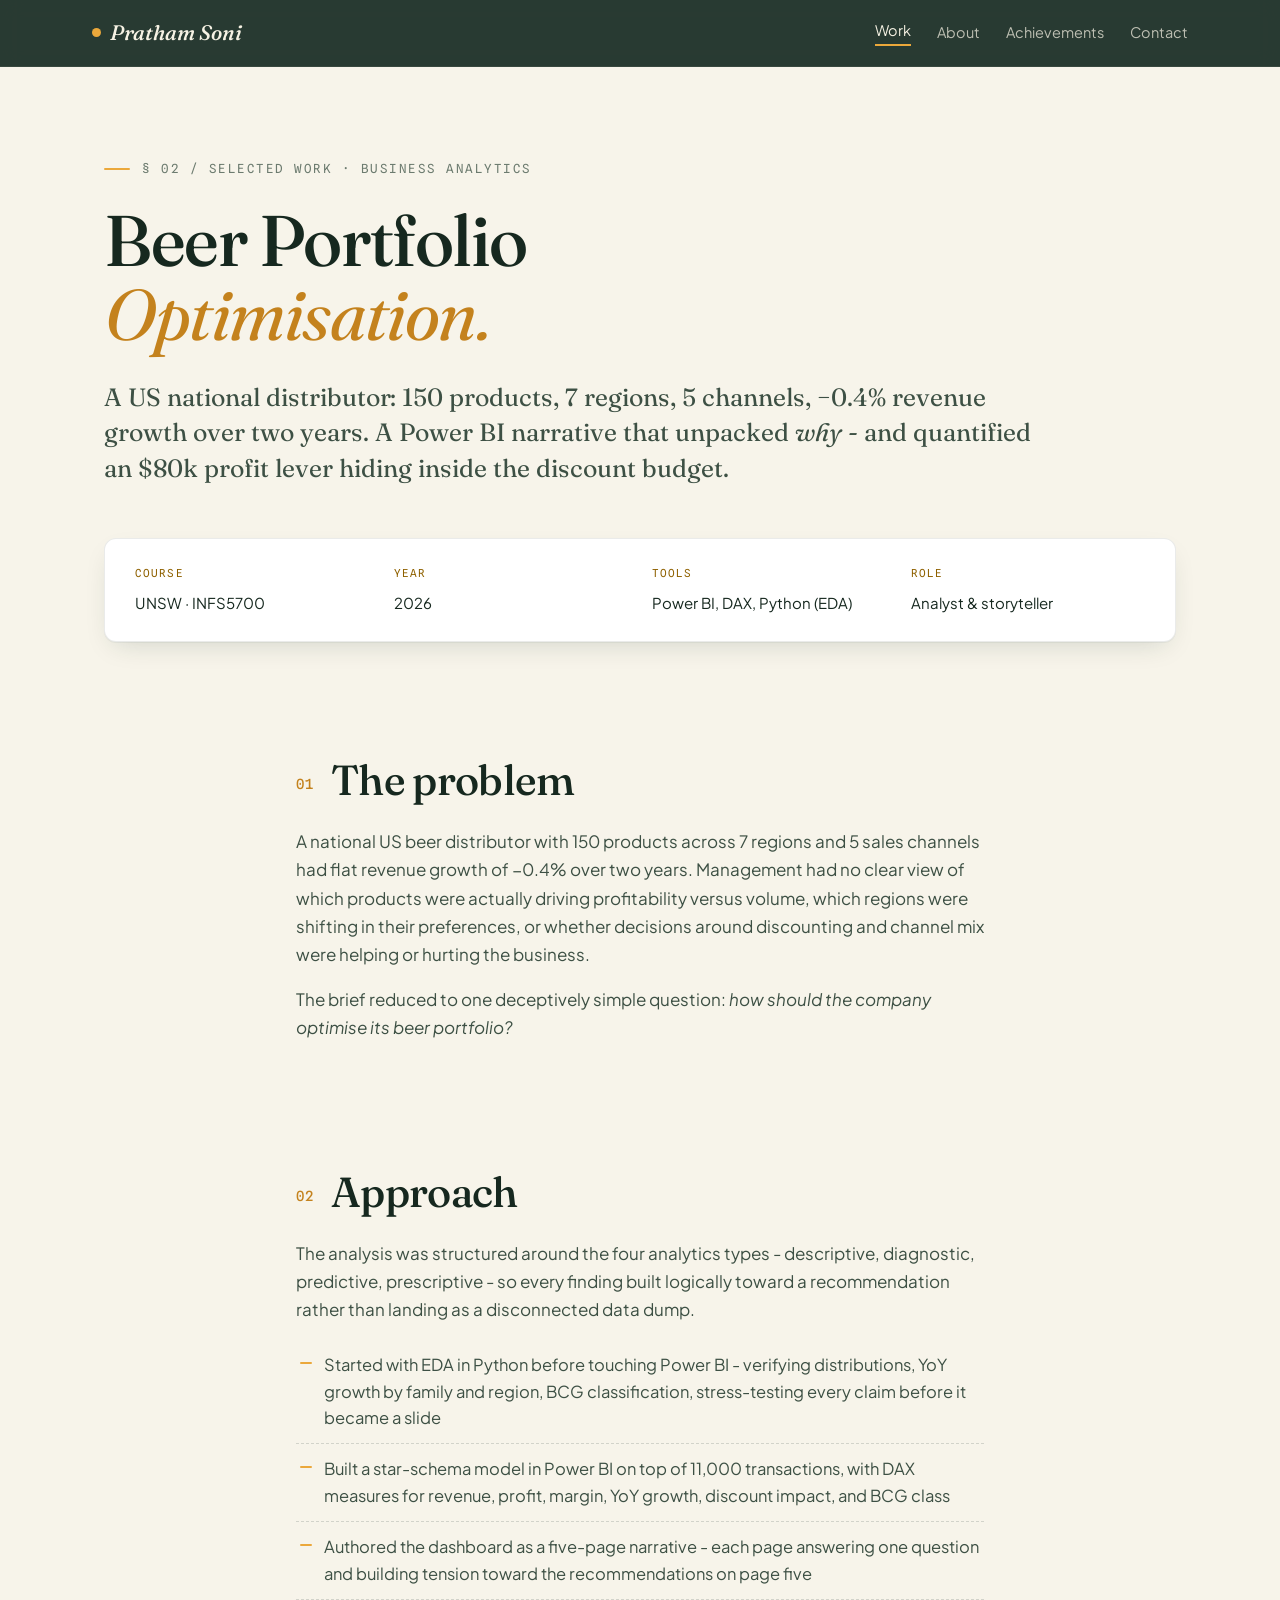
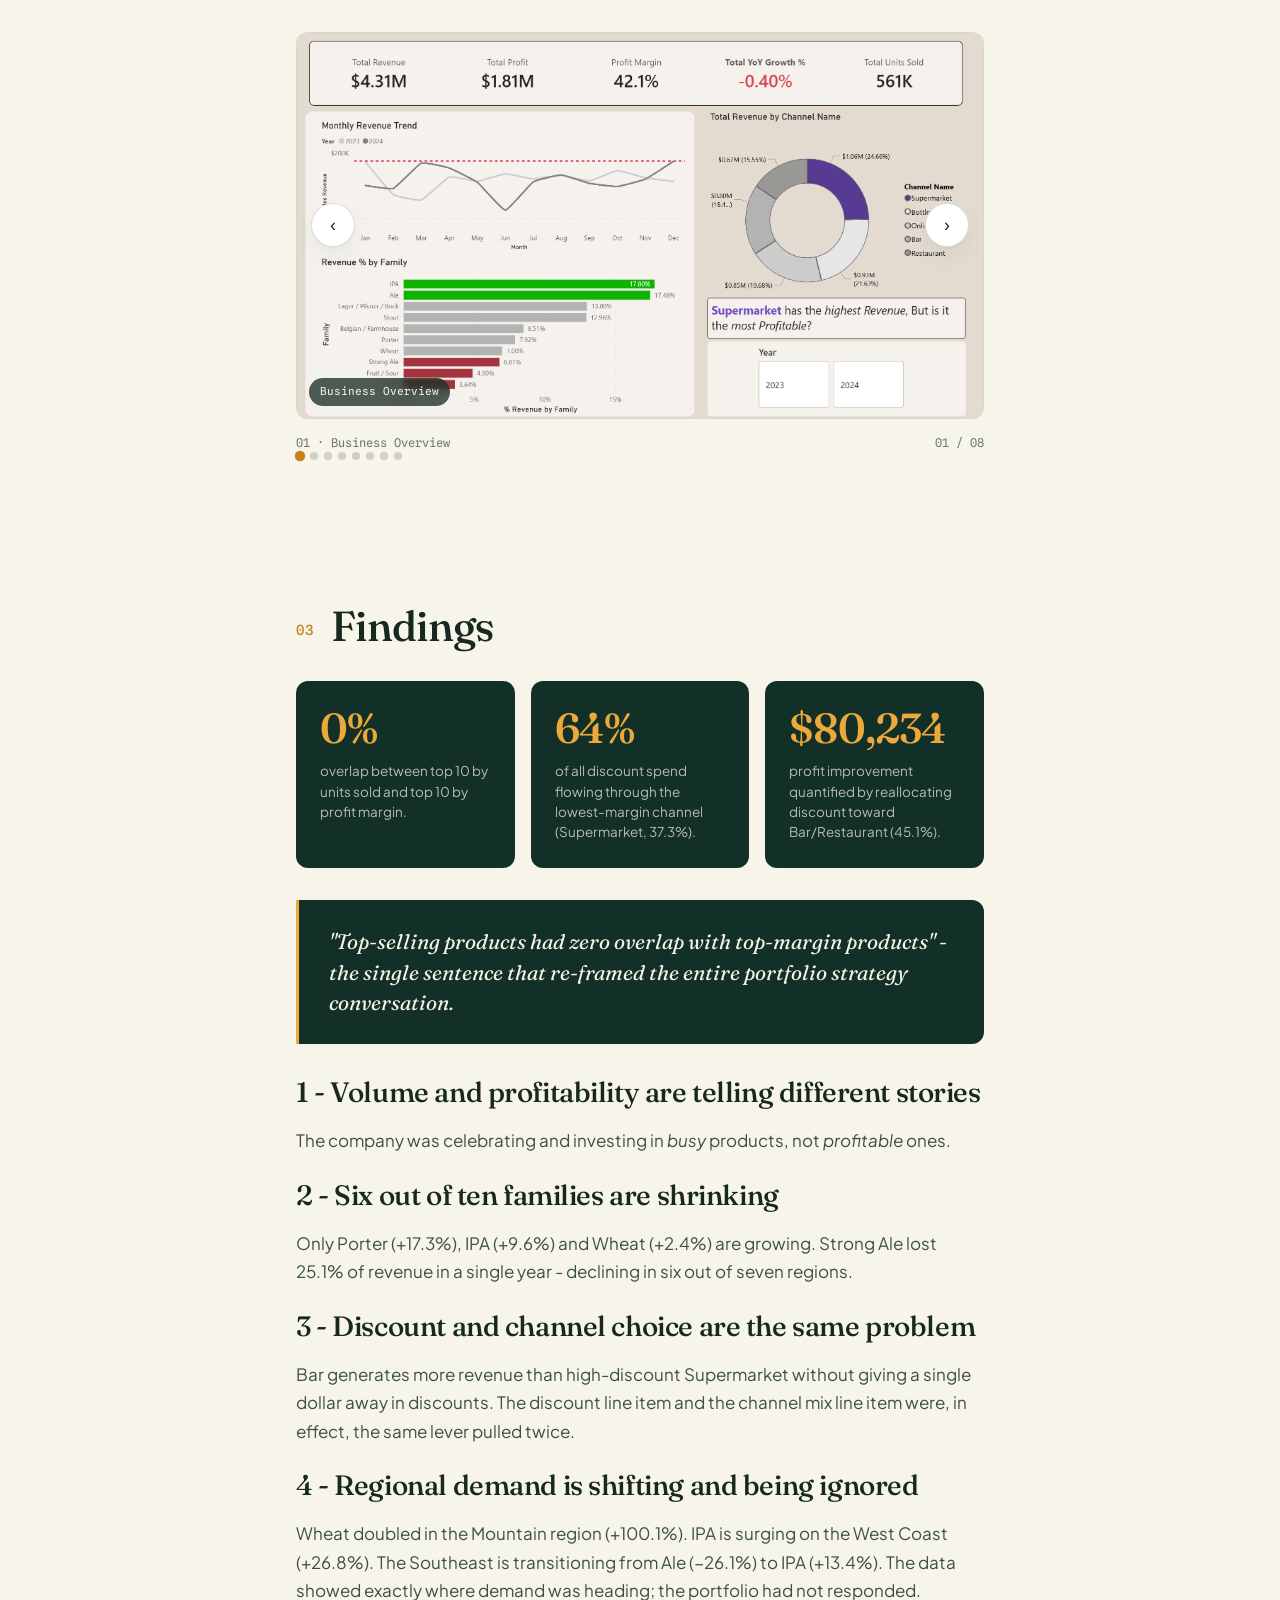
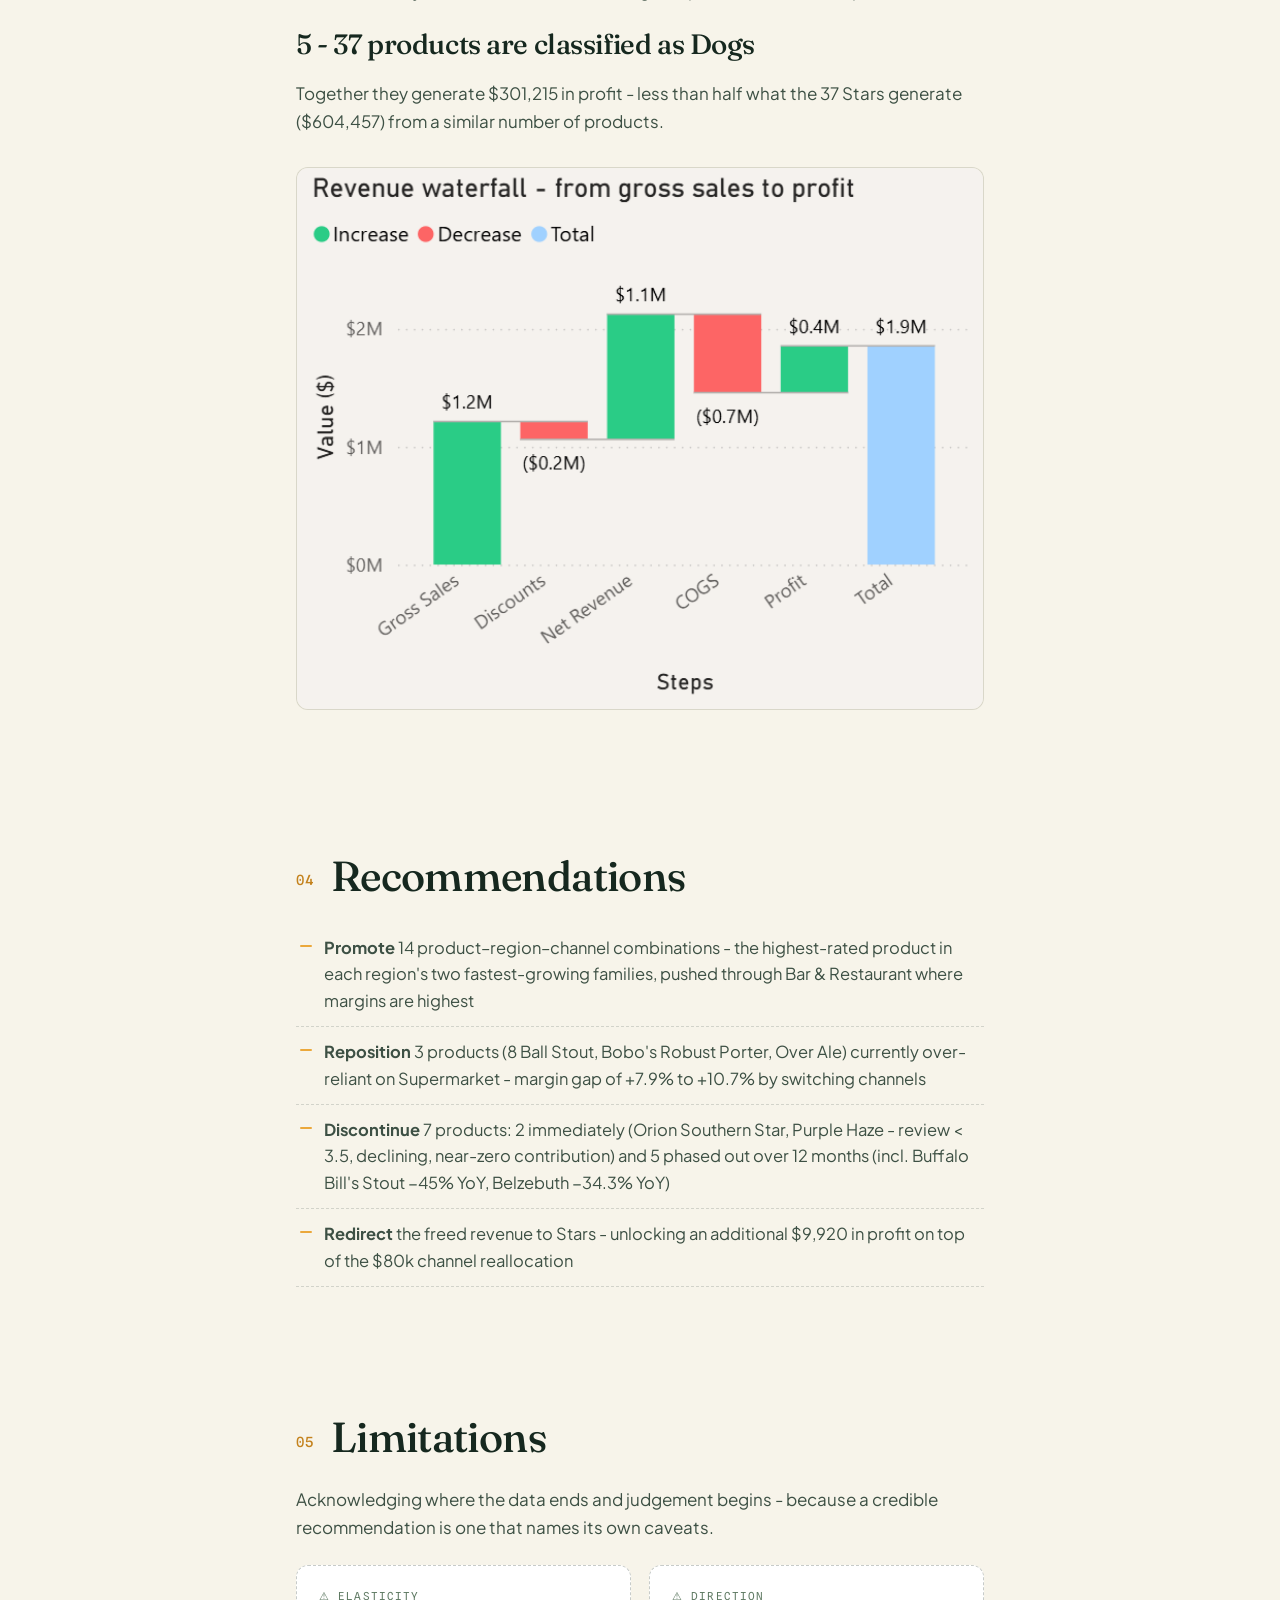
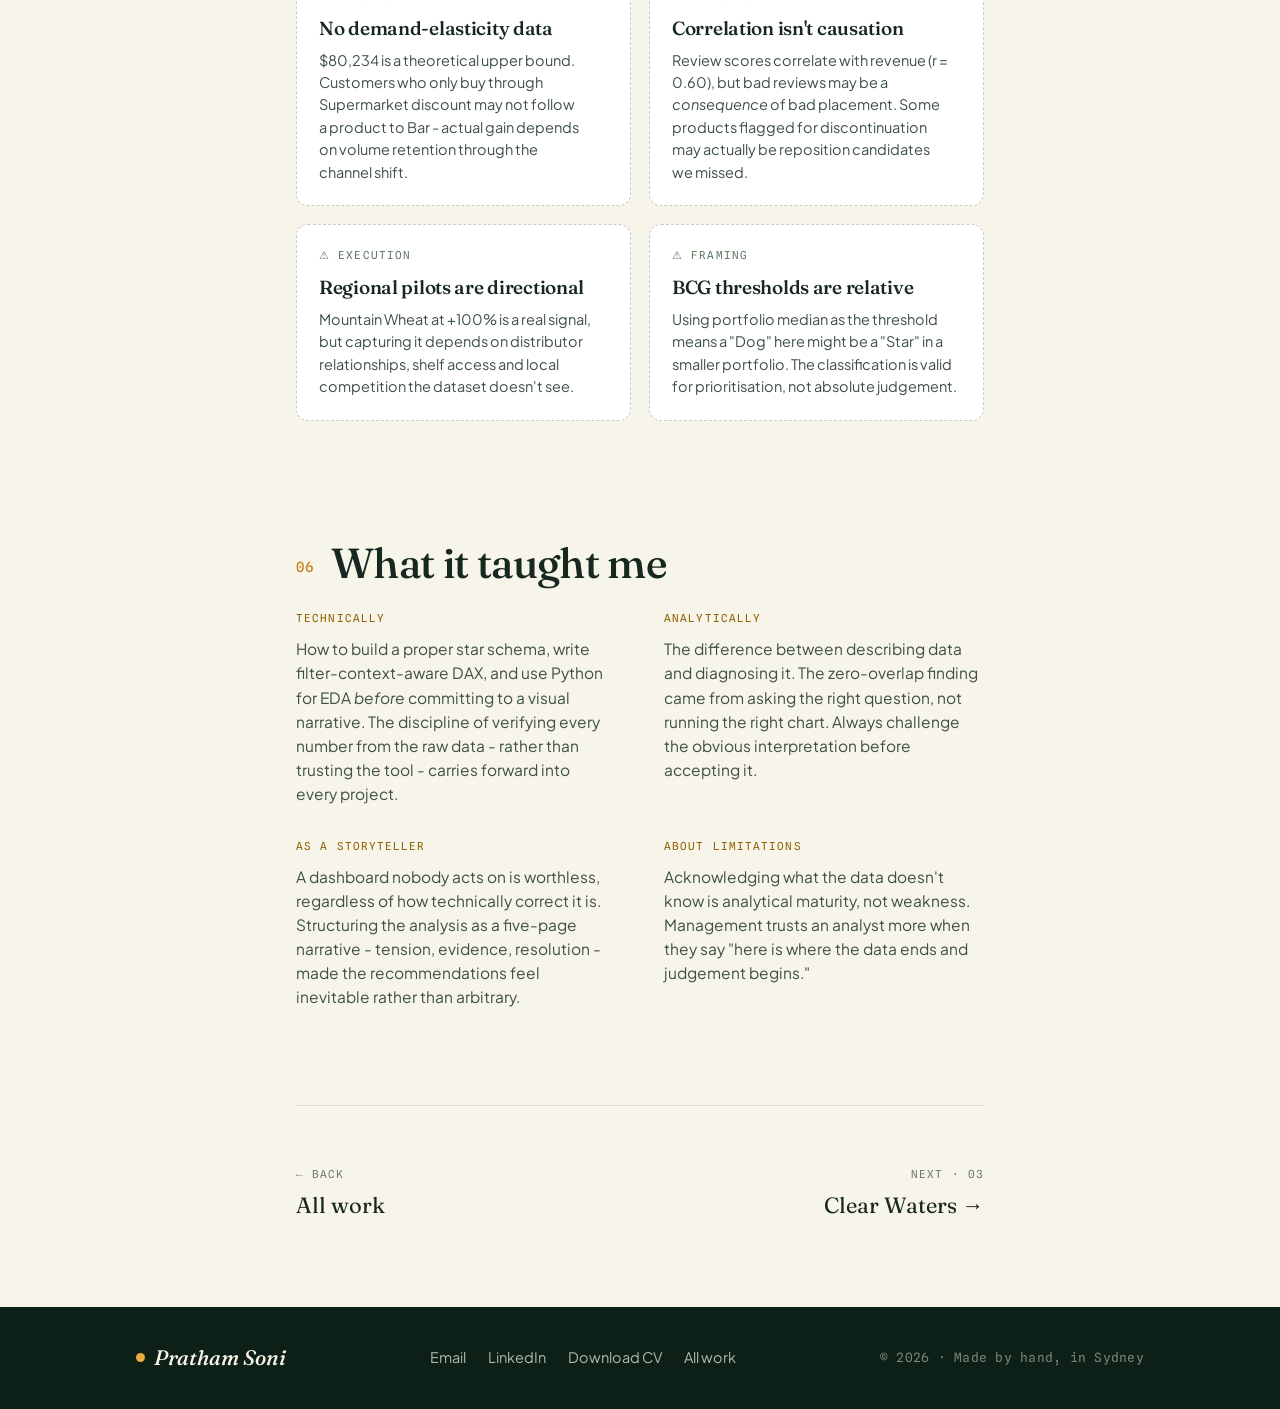
<file: projects/beer-portfolio.html>
<!DOCTYPE html>
<html lang="en">
<head>
<meta charset="UTF-8" />
<meta name="viewport" content="width=device-width, initial-scale=1.0" />
<title>Beer Portfolio Optimisation - Pratham Soni</title>
<meta name="description" content="Power BI case study: portfolio optimisation for a US beer distributor - an $80k profit lever found inside the discount budget." />
<meta name="theme-color" content="#0C2018" />
<link rel="icon" type="image/svg+xml" href="../favicon.svg" />
<meta property="og:type" content="website" />
<meta property="og:title" content="Beer Portfolio Optimisation - Pratham Soni" />
<meta property="og:description" content="Power BI case study: portfolio optimisation for a US beer distributor - an $80k profit lever found inside the discount budget." />
<meta property="og:image" content="https://prathamsoni4473.github.io/assets/Projects/hero1.png" />
<meta name="twitter:card" content="summary_large_image" />
<link rel="preconnect" href="https://fonts.googleapis.com">
<link rel="preconnect" href="https://fonts.gstatic.com" crossorigin>
<link href="https://fonts.googleapis.com/css2?family=Fraunces:ital,opsz,wght@0,9..144,300..700;1,9..144,300..700&family=Plus+Jakarta+Sans:wght@300..800&family=Spline+Sans+Mono:wght@400;500&family=Caveat:wght@500&display=swap" rel="stylesheet">
<link rel="stylesheet" href="../styles.css?v=2">
</head>
<body data-screen-label="Project · Beer Portfolio">
<a class="skip-link" href="#main">Skip to content</a>

<nav class="nav" aria-label="Primary">
  <div class="nav-inner">
    <a href="../index.html" class="nav-mark"><span class="dot"></span> Pratham Soni</a>
    <div class="nav-links">
      <a href="../index.html#work" class="active">Work</a>
      <a href="../index.html#about">About</a>
      <a href="../achievements.html">Achievements</a>
      <a href="../index.html#contact">Contact</a>
    </div>
  </div>
</nav>

<header class="shell case-hero">
  <div class="reveal">
    <div class="case-eyebrow">§ 02 / Selected Work · Business Analytics</div>
    <h1 class="case-title">Beer Portfolio<br/><em class="serif italic" style="color:var(--terracotta-deep); font-weight:400;">Optimisation.</em></h1>
    <p class="case-deck">
      A US national distributor: 150 products, 7 regions, 5 channels, &minus;0.4% revenue
      growth over two years. A Power BI narrative that unpacked <em>why</em> - and quantified
      an $80k profit lever hiding inside the discount budget.
    </p>
  </div>

  <div class="case-meta reveal delay-1">
    <div><div class="k">Course</div><div class="v">UNSW · INFS5700</div></div>
    <div><div class="k">Year</div><div class="v">2026</div></div>
    <div><div class="k">Tools</div><div class="v">Power BI, DAX, Python (EDA)</div></div>
    <div><div class="k">Role</div><div class="v">Analyst &amp; storyteller</div></div>
  </div>
</header>

<main id="main" class="shell-narrow">

  <section class="case-section reveal">
    <h2><span class="num">01</span>The problem</h2>
    <p>
      A national US beer distributor with 150 products across 7 regions and 5 sales channels
      had flat revenue growth of &minus;0.4% over two years. Management had no clear view of
      which products were actually driving profitability versus volume, which regions were
      shifting in their preferences, or whether decisions around discounting and channel mix
      were helping or hurting the business.
    </p>
    <p>
      The brief reduced to one deceptively simple question:
      <em>how should the company optimise its beer portfolio?</em>
    </p>
  </section>

  <section class="case-section reveal">
    <h2><span class="num">02</span>Approach</h2>
    <p>
      The analysis was structured around the four analytics types - descriptive, diagnostic,
      predictive, prescriptive - so every finding built logically toward a recommendation
      rather than landing as a disconnected data dump.
    </p>
    <ul>
      <li>Started with EDA in Python before touching Power BI - verifying distributions, YoY growth by family and region, BCG classification, stress-testing every claim before it became a slide</li>
      <li>Built a star-schema model in Power BI on top of 11,000 transactions, with DAX measures for revenue, profit, margin, YoY growth, discount impact, and BCG class</li>
      <li>Authored the dashboard as a five-page narrative - each page answering one question and building tension toward the recommendations on page five</li>
    </ul>
    <div class="carousel" aria-label="Power BI dashboard screenshots">
      <div class="carousel-frame">
        <div class="carousel-track">
          <div class="carousel-slide" data-caption="01 · Business Overview"><img src="/assets/Projects/Beer-Portfolio-1.png" alt="Star schema" loading="lazy" decoding="async"><span class="label">Business Overview</span></div>
          <div class="carousel-slide" data-caption="02 · Product Overview"><img src="/assets/Projects/Beer-Portfolio-2.png" alt="Executive overview" loading="lazy" decoding="async"><span class="label">Product Overview</span></div>
          <div class="carousel-slide" data-caption="03 · Discount and Channel Analysis"><img src="/assets/Projects/Beer-Portfolio-3.png" alt="BCG matrix" loading="lazy" decoding="async"><span class="label">Discount and Channel Analysis</span></div>
          <div class="carousel-slide" data-caption="04 · Regional Family Trends"><img src="/assets/Projects/Beer-Portfolio-4.png" alt="Channel × product" loading="lazy" decoding="async"><span class="label">Regional Family Trends</span></div>
          <div class="carousel-slide" data-caption="05 · Recommendations - Promote"><img src="/assets/Projects/Beer-Portfolio-5.png" alt="Discount waterfall" loading="lazy" decoding="async"><span class="label">Recommendations - Promote</span></div>
          <div class="carousel-slide" data-caption="06 · Recommendations - Promote"><img src="/assets/Projects/Beer-Portfolio-6.png" alt="Regional trends" loading="lazy" decoding="async"><span class="label">Recommendations - Promote</span></div>
          <div class="carousel-slide" data-caption="07 · Recommendations - Relocate"><img src="/assets/Projects/Beer-Portfolio-7.png" alt="YoY by family" loading="lazy" decoding="async"><span class="label">Recommendations - Relocate</span></div>
          <div class="carousel-slide" data-caption="08 · Recommendations - Phase out"><img src="/assets/Projects/Beer-Portfolio-8.png" alt="Recommendations" loading="lazy" decoding="async"><span class="label">Recommendations - Phase out</span></div>
        </div>
        <button class="carousel-btn" data-dir="prev" aria-label="Previous slide">‹</button>
        <button class="carousel-btn" data-dir="next" aria-label="Next slide">›</button>
      </div>
      <div class="carousel-meta">
        <span class="carousel-caption"></span>
        <span class="carousel-counter">01 / 08</span>
      </div>
      <div class="carousel-dots" role="tablist" aria-label="Slide navigation"></div>
    </div>
  </section>

  <section class="case-section reveal">
    <h2><span class="num">03</span>Findings</h2>

    <div class="findings">
      <div class="finding-card">
        <div class="stat">0%</div>
        <div class="desc">overlap between top 10 by units sold and top 10 by profit margin.</div>
      </div>
      <div class="finding-card">
        <div class="stat">64%</div>
        <div class="desc">of all discount spend flowing through the lowest-margin channel (Supermarket, 37.3%).</div>
      </div>
      <div class="finding-card">
        <div class="stat">$80,234</div>
        <div class="desc">profit improvement quantified by reallocating discount toward Bar/Restaurant (45.1%).</div>
      </div>
    </div>

    <div class="callout">
      "Top-selling products had zero overlap with top-margin products" - the single
      sentence that re-framed the entire portfolio strategy conversation.
    </div>

    <h3 style="margin-top:24px;">1 - Volume and profitability are telling different stories</h3>
    <p>The company was celebrating and investing in <em>busy</em> products, not <em>profitable</em> ones.</p>

    <h3 style="margin-top:24px;">2 - Six out of ten families are shrinking</h3>
    <p>Only Porter (+17.3%), IPA (+9.6%) and Wheat (+2.4%) are growing. Strong Ale lost 25.1% of revenue in a single year - declining in six out of seven regions.</p>

    <h3 style="margin-top:24px;">3 - Discount and channel choice are the same problem</h3>
    <p>Bar generates more revenue than high-discount Supermarket without giving a single dollar away in discounts. The discount line item and the channel mix line item were, in effect, the same lever pulled twice.</p>

    <h3 style="margin-top:24px;">4 - Regional demand is shifting and being ignored</h3>
    <p>Wheat doubled in the Mountain region (+100.1%). IPA is surging on the West Coast (+26.8%). The Southeast is transitioning from Ale (&minus;26.1%) to IPA (+13.4%). The data showed exactly where demand was heading; the portfolio had not responded.</p>

    <h3 style="margin-top:24px;">5 - 37 products are classified as Dogs</h3>
    <p>Together they generate $301,215 in profit - less than half what the 37 Stars generate ($604,457) from a similar number of products.</p>

    <div class="media media-screenshot"><img src="/assets/Projects/Beer-Portfolio-Waterfall.png" alt="Discount leakage waterfall" loading="lazy" decoding="async"></div>
  </section>

  <section class="case-section reveal">
    <h2><span class="num">04</span>Recommendations</h2>
    <ul>
      <li><strong>Promote</strong> 14 product–region–channel combinations - the highest-rated product in each region's two fastest-growing families, pushed through Bar &amp; Restaurant where margins are highest</li>
      <li><strong>Reposition</strong> 3 products (8 Ball Stout, Bobo's Robust Porter, Over Ale) currently over-reliant on Supermarket - margin gap of +7.9% to +10.7% by switching channels</li>
      <li><strong>Discontinue</strong> 7 products: 2 immediately (Orion Southern Star, Purple Haze - review &lt; 3.5, declining, near-zero contribution) and 5 phased out over 12 months (incl. Buffalo Bill's Stout &minus;45% YoY, Belzebuth &minus;34.3% YoY)</li>
      <li><strong>Redirect</strong> the freed revenue to Stars - unlocking an additional $9,920 in profit on top of the $80k channel reallocation</li>
    </ul>
  </section>

  <section class="case-section reveal">
    <h2><span class="num">05</span>Limitations</h2>
    <p style="margin-bottom: 16px;">
      Acknowledging where the data ends and judgement begins - because a credible recommendation is one that names its own caveats.
    </p>
    <div class="limit-grid">
      <div class="limit-card">
        <span class="k">⚠ ELASTICITY</span>
        <h4>No demand-elasticity data</h4>
        <p>$80,234 is a theoretical upper bound. Customers who only buy through Supermarket discount may not follow a product to Bar - actual gain depends on volume retention through the channel shift.</p>
      </div>
      <div class="limit-card">
        <span class="k">⚠ DIRECTION</span>
        <h4>Correlation isn't causation</h4>
        <p>Review scores correlate with revenue (r = 0.60), but bad reviews may be a <em>consequence</em> of bad placement. Some products flagged for discontinuation may actually be reposition candidates we missed.</p>
      </div>
      <div class="limit-card">
        <span class="k">⚠ EXECUTION</span>
        <h4>Regional pilots are directional</h4>
        <p>Mountain Wheat at +100% is a real signal, but capturing it depends on distributor relationships, shelf access and local competition the dataset doesn't see.</p>
      </div>
      <div class="limit-card">
        <span class="k">⚠ FRAMING</span>
        <h4>BCG thresholds are relative</h4>
        <p>Using portfolio median as the threshold means a "Dog" here might be a "Star" in a smaller portfolio. The classification is valid for prioritisation, not absolute judgement.</p>
      </div>
    </div>
  </section>

  <section class="case-section reveal">
    <h2><span class="num">06</span>What it taught me</h2>
    <div class="reflect">
      <div class="reflect-block">
        <span class="k">Technically</span>
        <p>How to build a proper star schema, write filter-context-aware DAX, and use Python for EDA <em>before</em> committing to a visual narrative. The discipline of verifying every number from the raw data - rather than trusting the tool - carries forward into every project.</p>
      </div>
      <div class="reflect-block">
        <span class="k">Analytically</span>
        <p>The difference between describing data and diagnosing it. The zero-overlap finding came from asking the right question, not running the right chart. Always challenge the obvious interpretation before accepting it.</p>
      </div>
      <div class="reflect-block">
        <span class="k">As a storyteller</span>
        <p>A dashboard nobody acts on is worthless, regardless of how technically correct it is. Structuring the analysis as a five-page narrative - tension, evidence, resolution - made the recommendations feel inevitable rather than arbitrary.</p>
      </div>
      <div class="reflect-block">
        <span class="k">About limitations</span>
        <p>Acknowledging what the data doesn't know is analytical maturity, not weakness. Management trusts an analyst more when they say "here is where the data ends and judgement begins."</p>
      </div>
    </div>
  </section>

  <nav class="case-nav">
    <a href="../index.html#work">
      <span class="k">← BACK</span>
      <span class="v">All work</span>
    </a>
    <a href="clear-waters.html" class="next">
      <span class="k">NEXT · 03</span>
      <span class="v">Clear Waters →</span>
    </a>
  </nav>
</main>


<footer class="footer footer-slim">
  <div class="shell footer-slim-inner">
    <a href="../index.html" class="nav-mark"><span class="dot"></span> Pratham Soni</a>
    <div class="footer-slim-links">
      <a href="mailto:prathamsoni1103@gmail.com">Email</a>
      <a href="https://www.linkedin.com/in/prathamsoni1103/" target="_blank" rel="noopener">LinkedIn</a>
      <a href="../uploads/Pratham_Soni_CV.pdf" download>Download CV</a>
      <a href="../index.html#work">All work</a>
    </div>
    <span class="mono" style="color: var(--milk-3);">&copy; 2026 &middot; Made by hand, in Sydney</span>
  </div>
</footer>

<script src="../reveal.js?v=2"></script>
<script src="../carousel.js?v=2"></script>
</body>
</html>
</file>
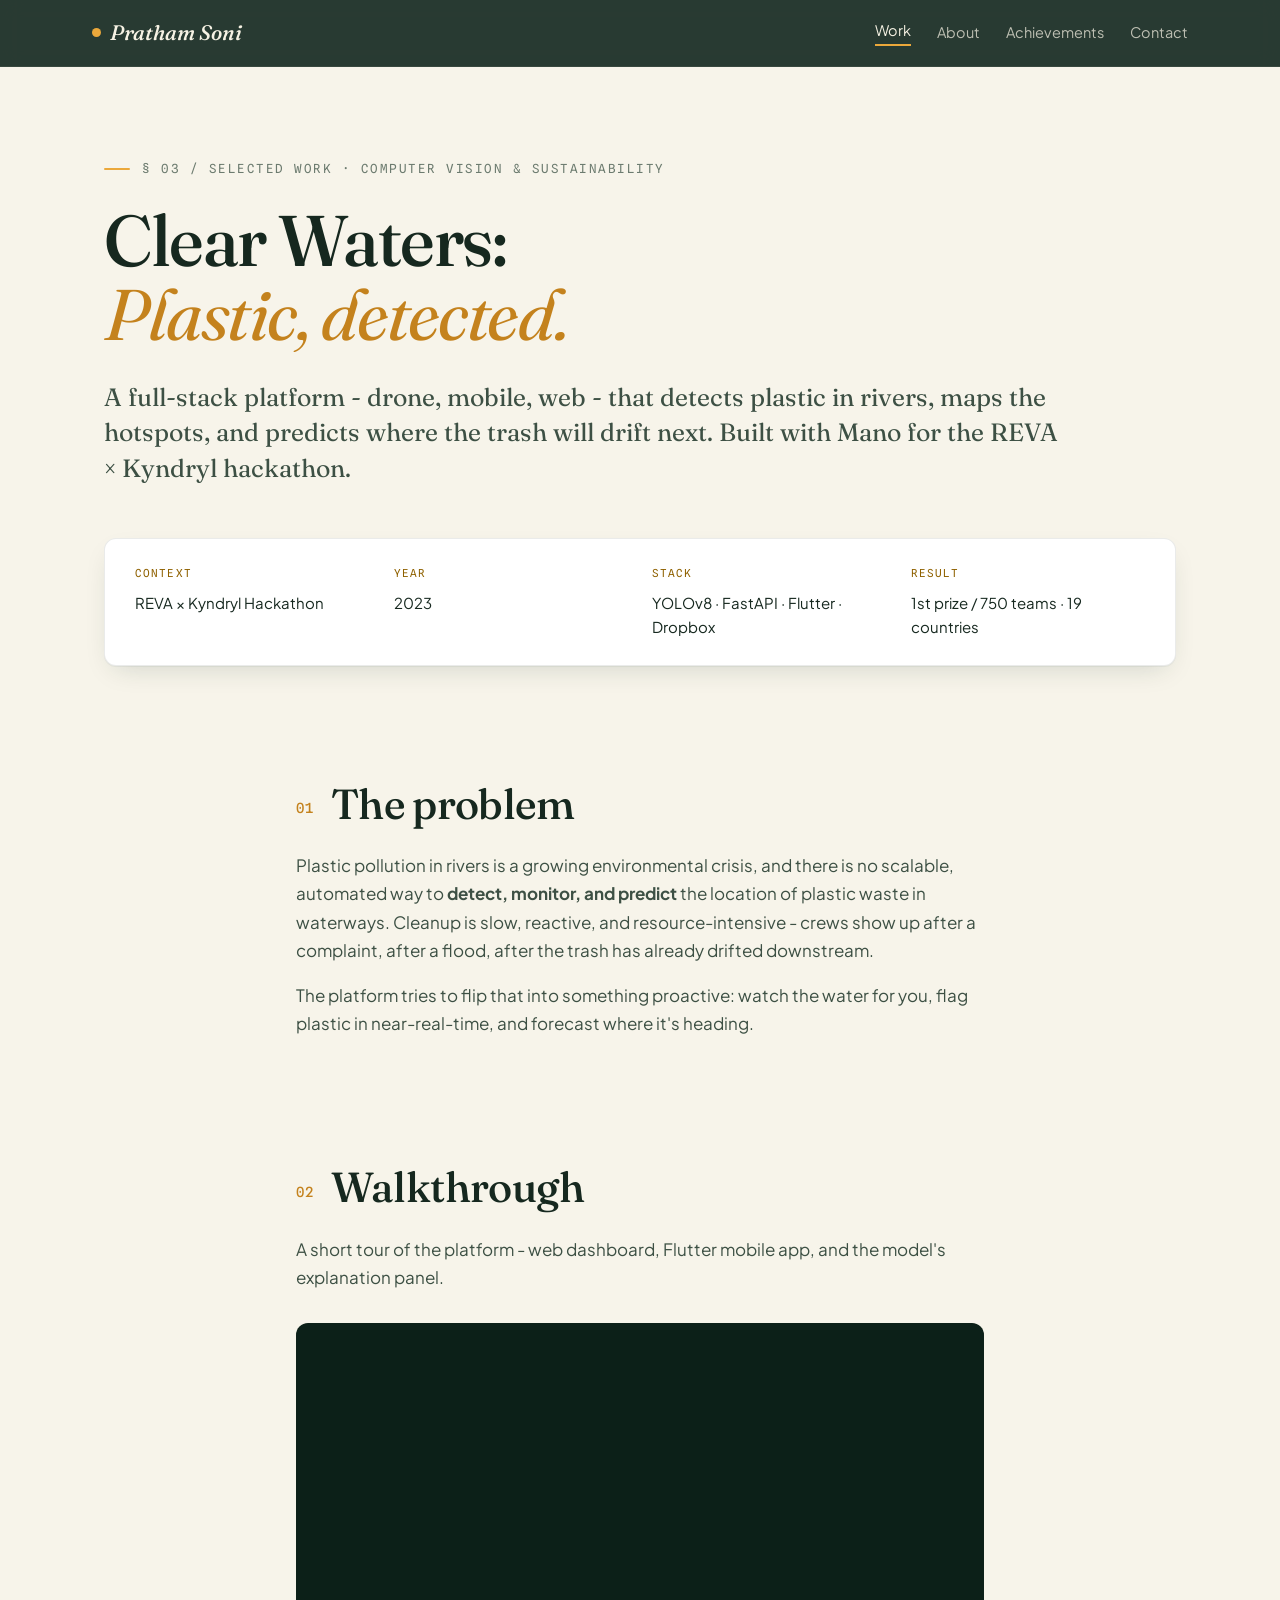
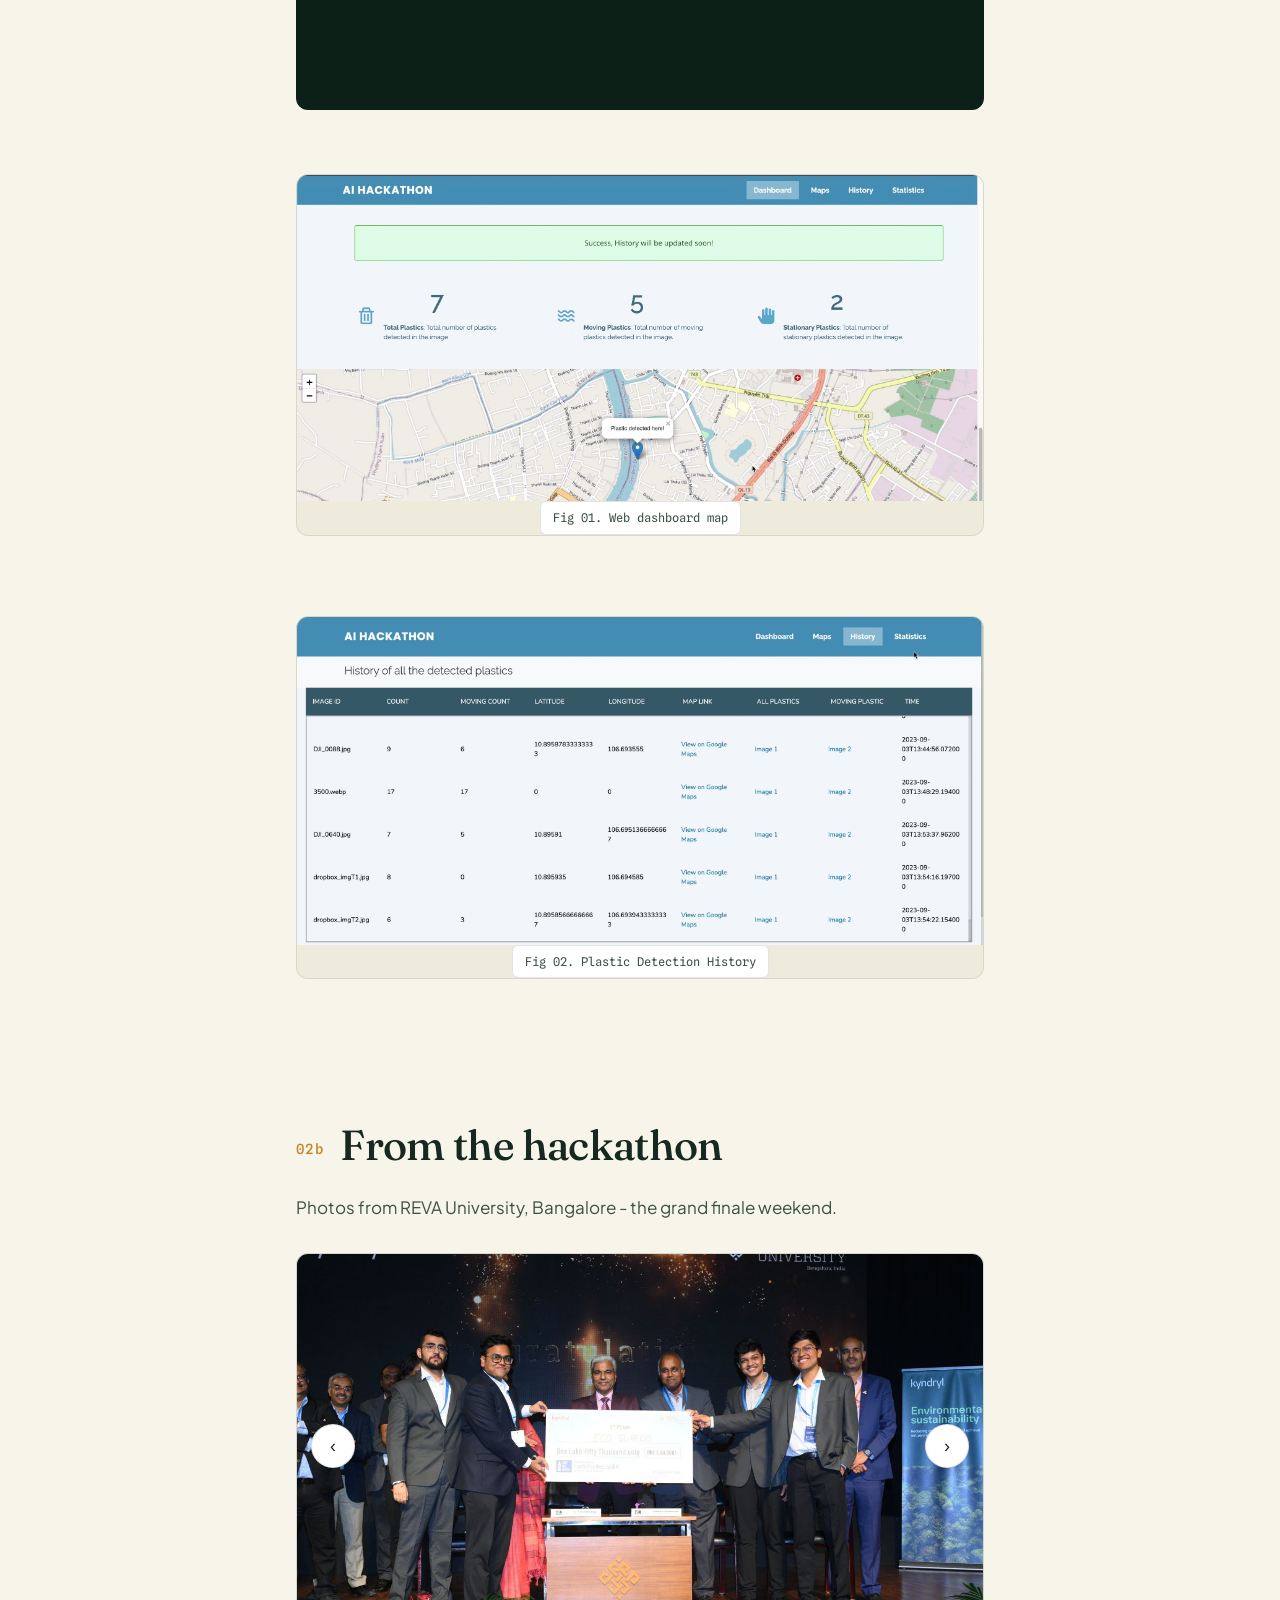
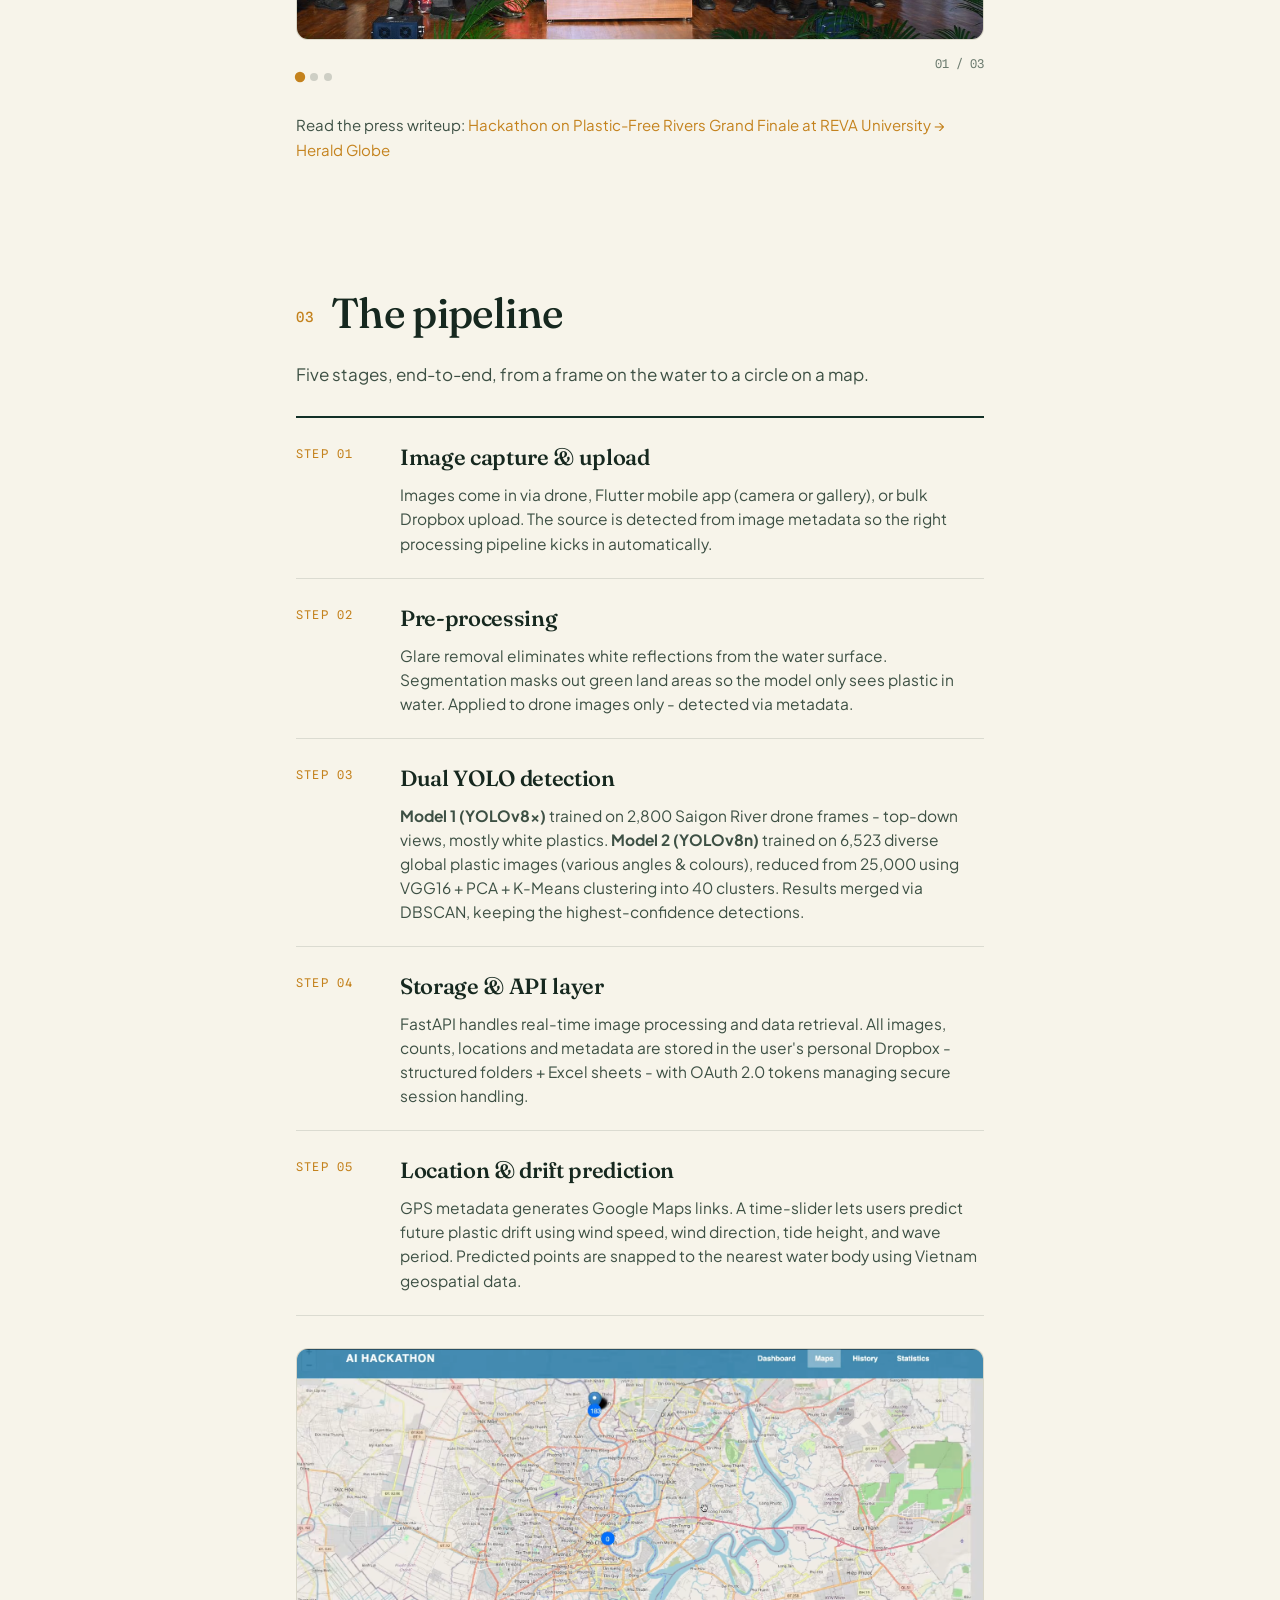
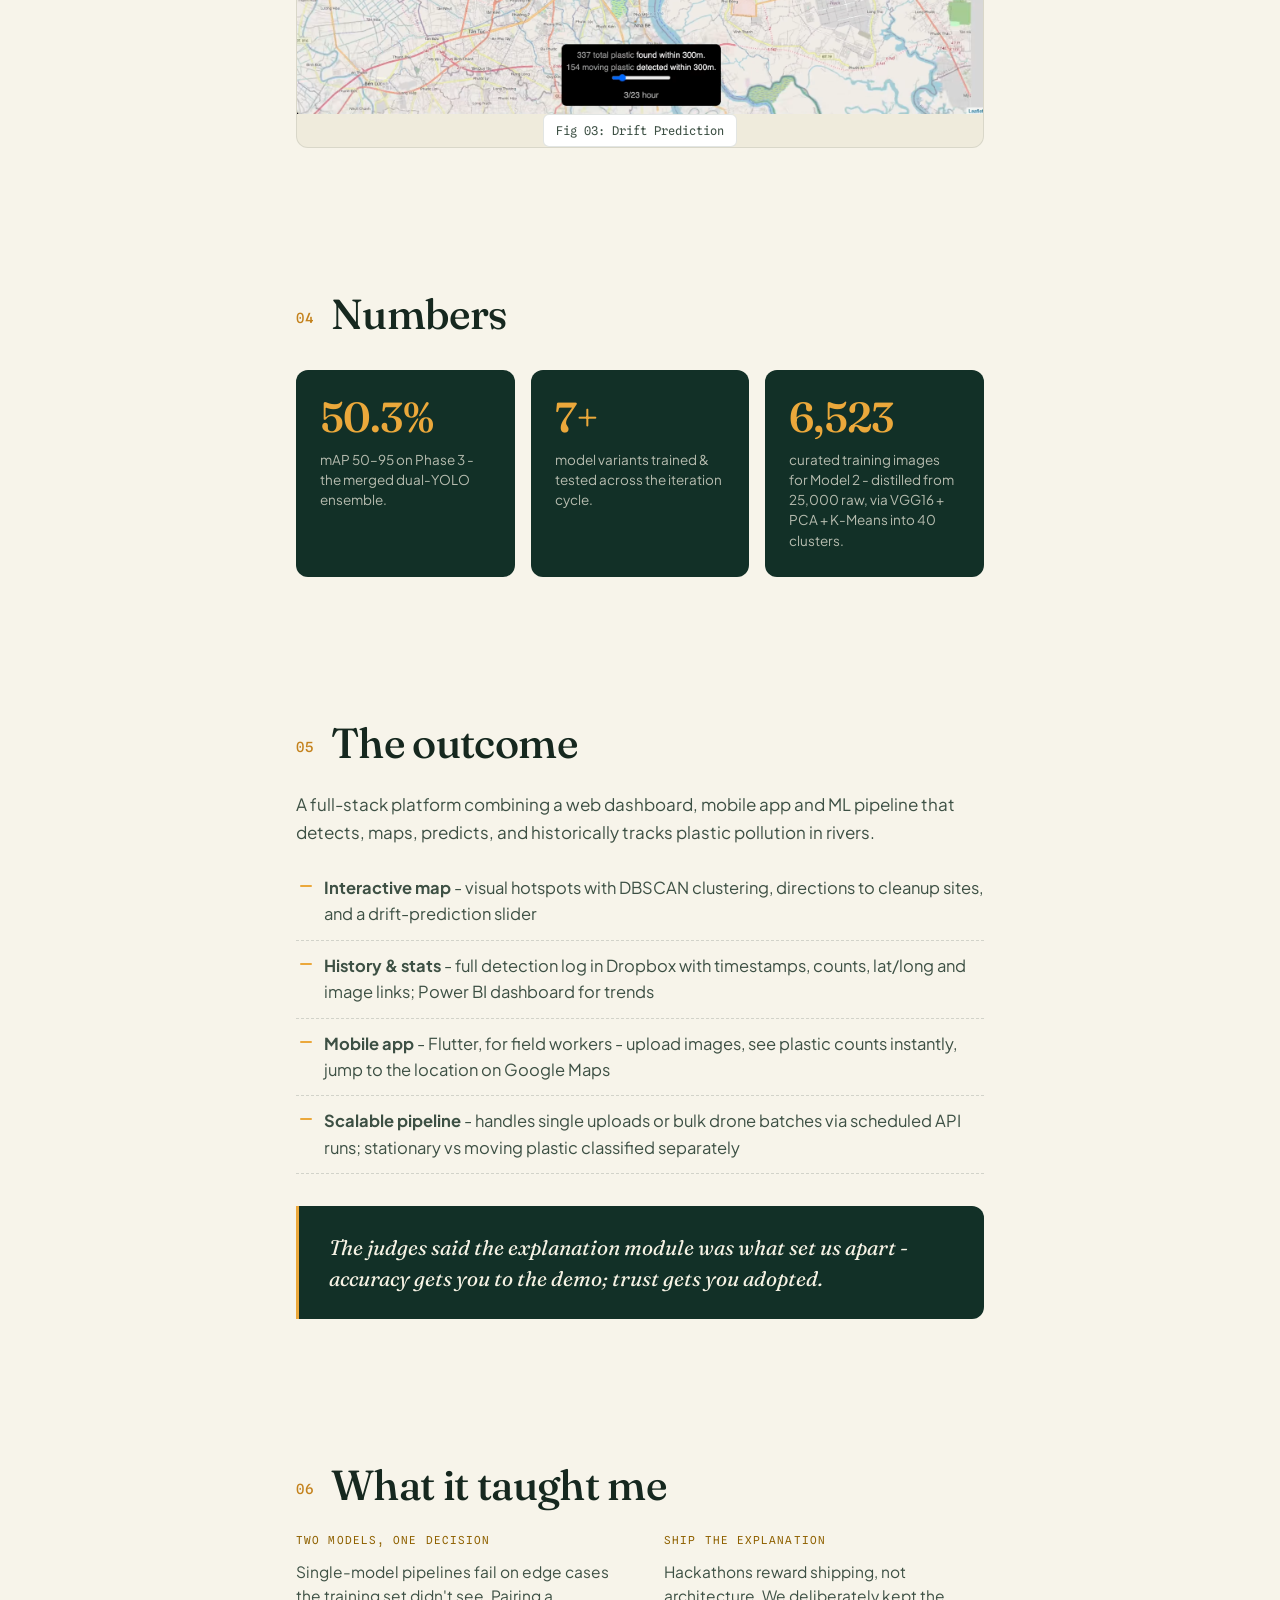
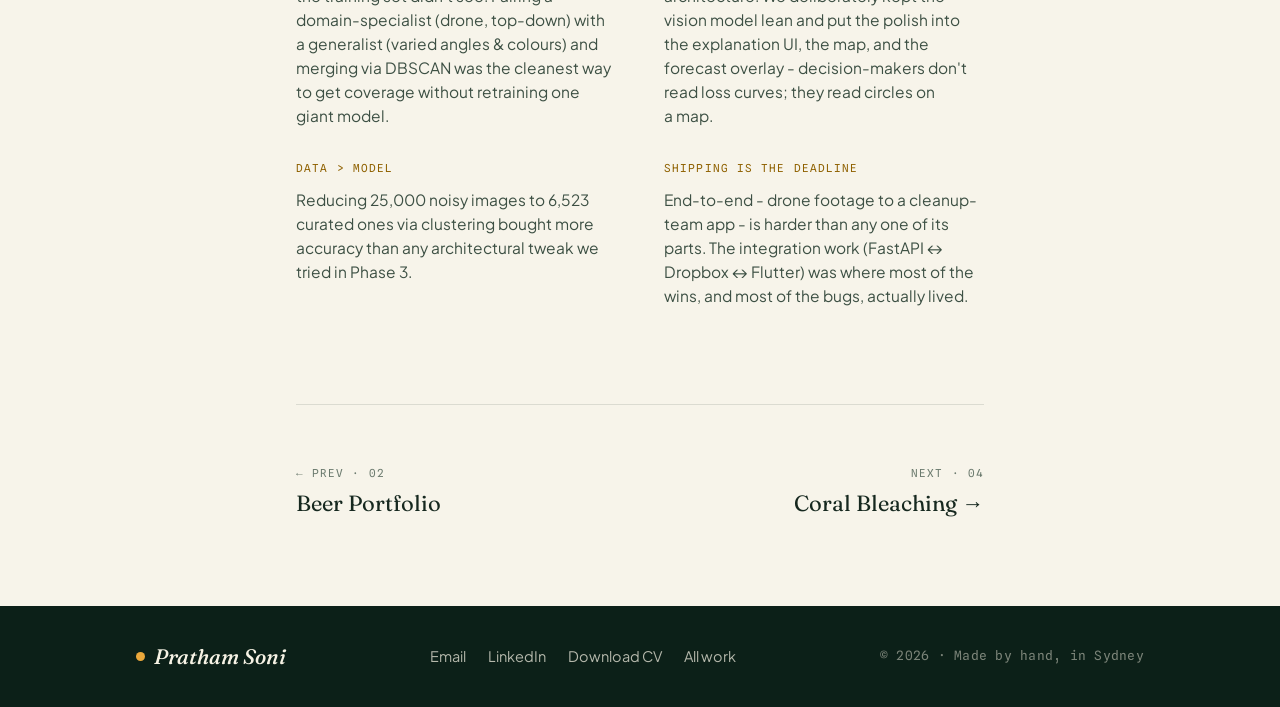
<file: projects/clear-waters.html>
<!DOCTYPE html>
<html lang="en">
<head>
<meta charset="UTF-8" />
<meta name="viewport" content="width=device-width, initial-scale=1.0" />
<title>Clear Waters - Pratham Soni</title>
<meta name="description" content="1st-prize hackathon build: a dual-YOLOv8 drone platform that detects, maps and forecasts river plastic." />
<meta name="theme-color" content="#0C2018" />
<link rel="icon" type="image/svg+xml" href="../favicon.svg" />
<meta property="og:type" content="website" />
<meta property="og:title" content="Clear Waters - Pratham Soni" />
<meta property="og:description" content="1st-prize hackathon build: a dual-YOLOv8 drone platform that detects, maps and forecasts river plastic." />
<meta property="og:image" content="https://prathamsoni4473.github.io/assets/Projects/hero1.png" />
<meta name="twitter:card" content="summary_large_image" />
<link rel="preconnect" href="https://fonts.googleapis.com">
<link rel="preconnect" href="https://fonts.gstatic.com" crossorigin>
<link href="https://fonts.googleapis.com/css2?family=Fraunces:ital,opsz,wght@0,9..144,300..700;1,9..144,300..700&family=Plus+Jakarta+Sans:wght@300..800&family=Spline+Sans+Mono:wght@400;500&family=Caveat:wght@500&display=swap" rel="stylesheet">
<link rel="stylesheet" href="../styles.css?v=2">
</head>
<body data-screen-label="Project · Clear Waters">
<a class="skip-link" href="#main">Skip to content</a>

<nav class="nav" aria-label="Primary">
  <div class="nav-inner">
    <a href="../index.html" class="nav-mark"><span class="dot"></span> Pratham Soni</a>
    <div class="nav-links">
      <a href="../index.html#work" class="active">Work</a>
      <a href="../index.html#about">About</a>
      <a href="../achievements.html">Achievements</a>
      <a href="../index.html#contact">Contact</a>
    </div>
  </div>
</nav>

<header class="shell case-hero">
  <div class="reveal">
    <div class="case-eyebrow">§ 03 / Selected Work · Computer Vision &amp; Sustainability</div>
    <h1 class="case-title">Clear Waters:<br/><em class="serif italic" style="color:var(--terracotta-deep); font-weight:400;">Plastic, detected.</em></h1>
    <p class="case-deck">
      A full-stack platform - drone, mobile, web - that detects plastic in rivers,
      maps the hotspots, and predicts where the trash will drift next. Built with
      Mano for the REVA × Kyndryl hackathon.
    </p>
  </div>

  <div class="case-meta reveal delay-1">
    <div><div class="k">Context</div><div class="v">REVA × Kyndryl Hackathon</div></div>
    <div><div class="k">Year</div><div class="v">2023</div></div>
    <div><div class="k">Stack</div><div class="v">YOLOv8 · FastAPI · Flutter · Dropbox</div></div>
    <div><div class="k">Result</div><div class="v">1st prize / 750 teams · 19 countries</div></div>
  </div>
</header>

<main id="main" class="shell-narrow">

  <section class="case-section reveal">
    <h2><span class="num">01</span>The problem</h2>
    <p>
      Plastic pollution in rivers is a growing environmental crisis, and there is
      no scalable, automated way to <strong>detect, monitor, and predict</strong> the
      location of plastic waste in waterways. Cleanup is slow, reactive, and
      resource-intensive - crews show up after a complaint, after a flood, after
      the trash has already drifted downstream.
    </p>
    <p>The platform tries to flip that into something proactive: watch the water for you, flag plastic in near-real-time, and forecast where it's heading.</p>
  </section>

  <section class="case-section reveal">
    <h2><span class="num">02</span>Walkthrough</h2>
    <p>A short tour of the platform - web dashboard, Flutter mobile app, and the model's explanation panel.</p>
    <div class="media media-video">
      <iframe src="https://www.youtube.com/embed/8qQvO3Yhx_U?si=FNuJ5B0JsLB2-eDL" title="YouTube video player" frameborder="0" allow="accelerometer; autoplay; clipboard-write; encrypted-media; gyroscope; picture-in-picture; web-share" referrerpolicy="strict-origin-when-cross-origin" allowfullscreen></iframe>
    </div>
    <div class="media-grid" style="margin-top:32px;">
      <div class="media media-screenshot"><img src="/assets/Projects/Plastic-detection-dashboard.png" loading="lazy" decoding="async" alt="Clear Waters web dashboard with detection map"><span class="label">Fig 01. Web dashboard map</span></div>
      <div class="media media-screenshot"><img src="/assets/Projects/Plsatic-detection-History.png" alt="Discount leakage waterfall" loading="lazy" decoding="async"><span class="label">Fig 02. Plastic Detection History</span></div>
    </div>
  </section>

  <section class="case-section reveal">
    <h2><span class="num">02b</span>From the hackathon</h2>
    <p>Photos from REVA University, Bangalore - the grand finale weekend.</p>
    <div class="carousel" aria-label="Hackathon photos">
      <div class="carousel-frame">
        <div class="carousel-track">
          <div class="carousel-slide"><img src="/assets/achievements/plastic-1.jpg" loading="lazy" decoding="async" alt="Team receiving the 1st prize cheque"></div>
          <div class="carousel-slide"><img src="/assets/achievements/plastic-2.jpg" loading="lazy" decoding="async" alt="Celebration photo at REVA University"></div>
          <div class="carousel-slide"><img src="/assets/achievements/plastic-3.jpg" loading="lazy" decoding="async" alt="On-stage cheque presentation"></div>
        </div>
        <button class="carousel-btn" data-dir="prev" aria-label="Previous photo">‹</button>
        <button class="carousel-btn" data-dir="next" aria-label="Next photo">›</button>
      </div>
      <div class="carousel-meta">
        <span class="carousel-caption"></span>
        <span class="carousel-counter">01 / 05</span>
      </div>
      <div class="carousel-dots" role="tablist" aria-label="Photo navigation"></div>
    </div>
    <p style="margin-top: 20px; font-size: 15px;">
      Read the press writeup:
      <a href="https://www.heraldglobe.com/news/273962347/hackathon-on-plastic-free-rivers-with-ai-grand-finale-concludes-successfully-at-reva-university" target="_blank" rel="noopener">
        Hackathon on Plastic-Free Rivers Grand Finale at REVA University → Herald Globe
      </a>
    </p>
  </section>

  <section class="case-section reveal">
    <h2><span class="num">03</span>The pipeline</h2>
    <p>Five stages, end-to-end, from a frame on the water to a circle on a map.</p>

    <div class="pipeline">
      <div class="pipeline-step">
        <span class="num">STEP 01</span>
        <div>
          <h4>Image capture &amp; upload</h4>
          <p>Images come in via drone, Flutter mobile app (camera or gallery), or bulk Dropbox upload. The source is detected from image metadata so the right processing pipeline kicks in automatically.</p>
        </div>
      </div>
      <div class="pipeline-step">
        <span class="num">STEP 02</span>
        <div>
          <h4>Pre-processing</h4>
          <p>Glare removal eliminates white reflections from the water surface. Segmentation masks out green land areas so the model only sees plastic in water. Applied to drone images only - detected via metadata.</p>
        </div>
      </div>
      <div class="pipeline-step">
        <span class="num">STEP 03</span>
        <div>
          <h4>Dual YOLO detection</h4>
          <p><strong>Model 1 (YOLOv8x)</strong> trained on 2,800 Saigon River drone frames - top-down views, mostly white plastics. <strong>Model 2 (YOLOv8n)</strong> trained on 6,523 diverse global plastic images (various angles &amp; colours), reduced from 25,000 using VGG16 + PCA + K-Means clustering into 40 clusters. Results merged via DBSCAN, keeping the highest-confidence detections.</p>
        </div>
      </div>
      <div class="pipeline-step">
        <span class="num">STEP 04</span>
        <div>
          <h4>Storage &amp; API layer</h4>
          <p>FastAPI handles real-time image processing and data retrieval. All images, counts, locations and metadata are stored in the user's personal Dropbox - structured folders + Excel sheets - with OAuth 2.0 tokens managing secure session handling.</p>
        </div>
      </div>
      <div class="pipeline-step">
        <span class="num">STEP 05</span>
        <div>
          <h4>Location &amp; drift prediction</h4>
          <p>GPS metadata generates Google Maps links. A time-slider lets users predict future plastic drift using wind speed, wind direction, tide height, and wave period. Predicted points are snapped to the nearest water body using Vietnam geospatial data.</p>
        </div>
      </div>
    </div>

    <div class="media media-screenshot"><img src="/assets/Projects/Plsatic-detection-driftPrediction.png"  loading="lazy" decoding="async" alt="Plastic drift prediction map"><span class="label">Fig 03: Drift Prediction</span></div>
  </section>

  <section class="case-section reveal">
    <h2><span class="num">04</span>Numbers</h2>
    <div class="findings">
      <div class="finding-card">
        <div class="stat">50.3%</div>
        <div class="desc">mAP 50–95 on Phase 3 - the merged dual-YOLO ensemble.</div>
      </div>
      <div class="finding-card">
        <div class="stat">7+</div>
        <div class="desc">model variants trained &amp; tested across the iteration cycle.</div>
      </div>
      <div class="finding-card">
        <div class="stat">6,523</div>
        <div class="desc">curated training images for Model 2 - distilled from 25,000 raw, via VGG16 + PCA + K-Means into 40 clusters.</div>
      </div>
    </div>
  </section>

  <section class="case-section reveal">
    <h2><span class="num">05</span>The outcome</h2>
    <p>
      A full-stack platform combining a web dashboard, mobile app and ML pipeline
      that detects, maps, predicts, and historically tracks plastic pollution in rivers.
    </p>
    <ul>
      <li><strong>Interactive map</strong> - visual hotspots with DBSCAN clustering, directions to cleanup sites, and a drift-prediction slider</li>
      <li><strong>History &amp; stats</strong> - full detection log in Dropbox with timestamps, counts, lat/long and image links; Power BI dashboard for trends</li>
      <li><strong>Mobile app</strong> - Flutter, for field workers - upload images, see plastic counts instantly, jump to the location on Google Maps</li>
      <li><strong>Scalable pipeline</strong> - handles single uploads or bulk drone batches via scheduled API runs; stationary vs moving plastic classified separately</li>
    </ul>

    <div class="callout">
      The judges said the explanation module was what set us apart - accuracy gets
      you to the demo; trust gets you adopted.
    </div>
  </section>

  <section class="case-section reveal">
    <h2><span class="num">06</span>What it taught me</h2>
    <div class="reflect">
      <div class="reflect-block">
        <span class="k">Two models, one decision</span>
        <p>Single-model pipelines fail on edge cases the training set didn't see. Pairing a domain-specialist (drone, top-down) with a generalist (varied angles &amp; colours) and merging via DBSCAN was the cleanest way to get coverage without retraining one giant model.</p>
      </div>
      <div class="reflect-block">
        <span class="k">Ship the explanation</span>
        <p>Hackathons reward shipping, not architecture. We deliberately kept the vision model lean and put the polish into the explanation UI, the map, and the forecast overlay - decision-makers don't read loss curves; they read circles on a map.</p>
      </div>
      <div class="reflect-block">
        <span class="k">Data &gt; model</span>
        <p>Reducing 25,000 noisy images to 6,523 curated ones via clustering bought more accuracy than any architectural tweak we tried in Phase 3.</p>
      </div>
      <div class="reflect-block">
        <span class="k">Shipping is the deadline</span>
        <p>End-to-end - drone footage to a cleanup-team app - is harder than any one of its parts. The integration work (FastAPI ↔ Dropbox ↔ Flutter) was where most of the wins, and most of the bugs, actually lived.</p>
      </div>
    </div>
  </section>

  <nav class="case-nav">
    <a href="beer-portfolio.html">
      <span class="k">← PREV · 02</span>
      <span class="v">Beer Portfolio</span>
    </a>
    <a href="coral-bleaching.html" class="next">
      <span class="k">NEXT · 04</span>
      <span class="v">Coral Bleaching →</span>
    </a>
  </nav>
</main>


<footer class="footer footer-slim">
  <div class="shell footer-slim-inner">
    <a href="../index.html" class="nav-mark"><span class="dot"></span> Pratham Soni</a>
    <div class="footer-slim-links">
      <a href="mailto:prathamsoni1103@gmail.com">Email</a>
      <a href="https://www.linkedin.com/in/prathamsoni1103/" target="_blank" rel="noopener">LinkedIn</a>
      <a href="../uploads/Pratham_Soni_CV.pdf" download>Download CV</a>
      <a href="../index.html#work">All work</a>
    </div>
    <span class="mono" style="color: var(--milk-3);">&copy; 2026 &middot; Made by hand, in Sydney</span>
  </div>
</footer>

<script src="../reveal.js?v=2"></script>
<script src="../carousel.js?v=2"></script>
</body>
</html>
</file>
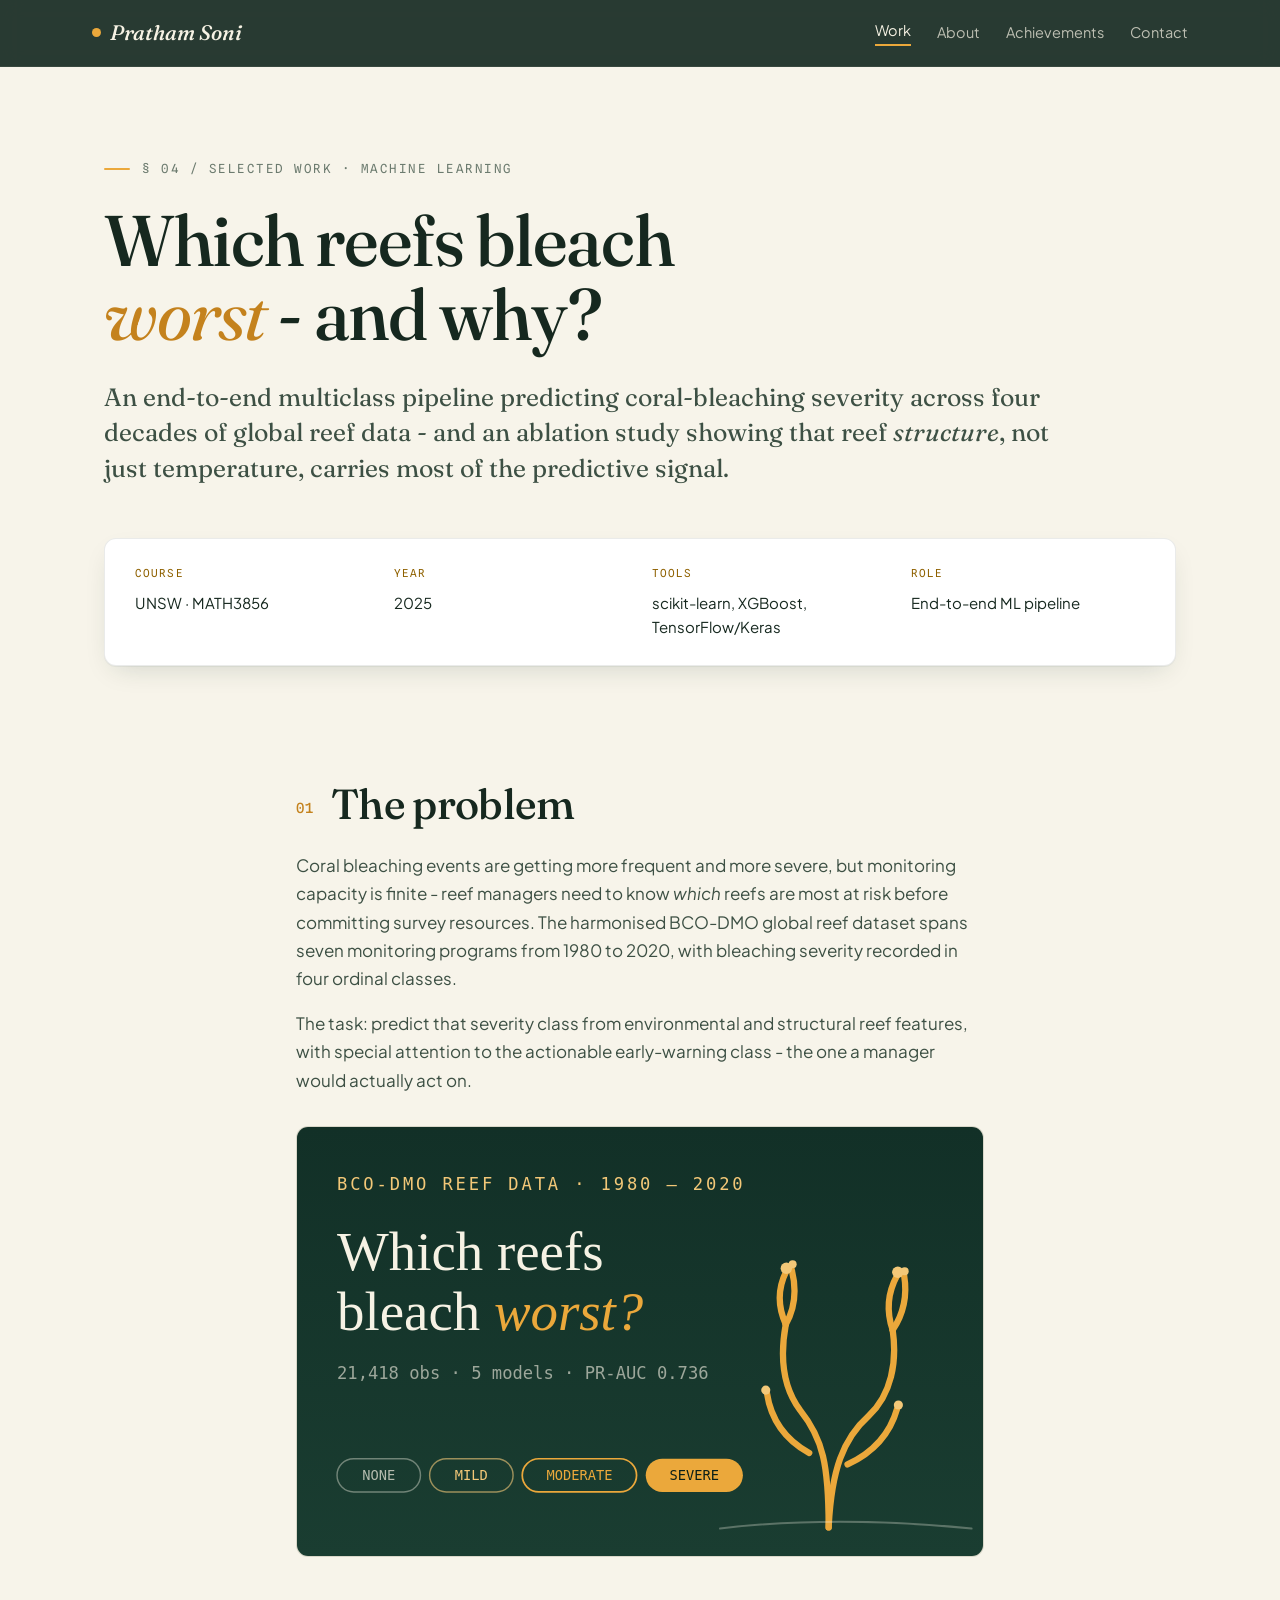
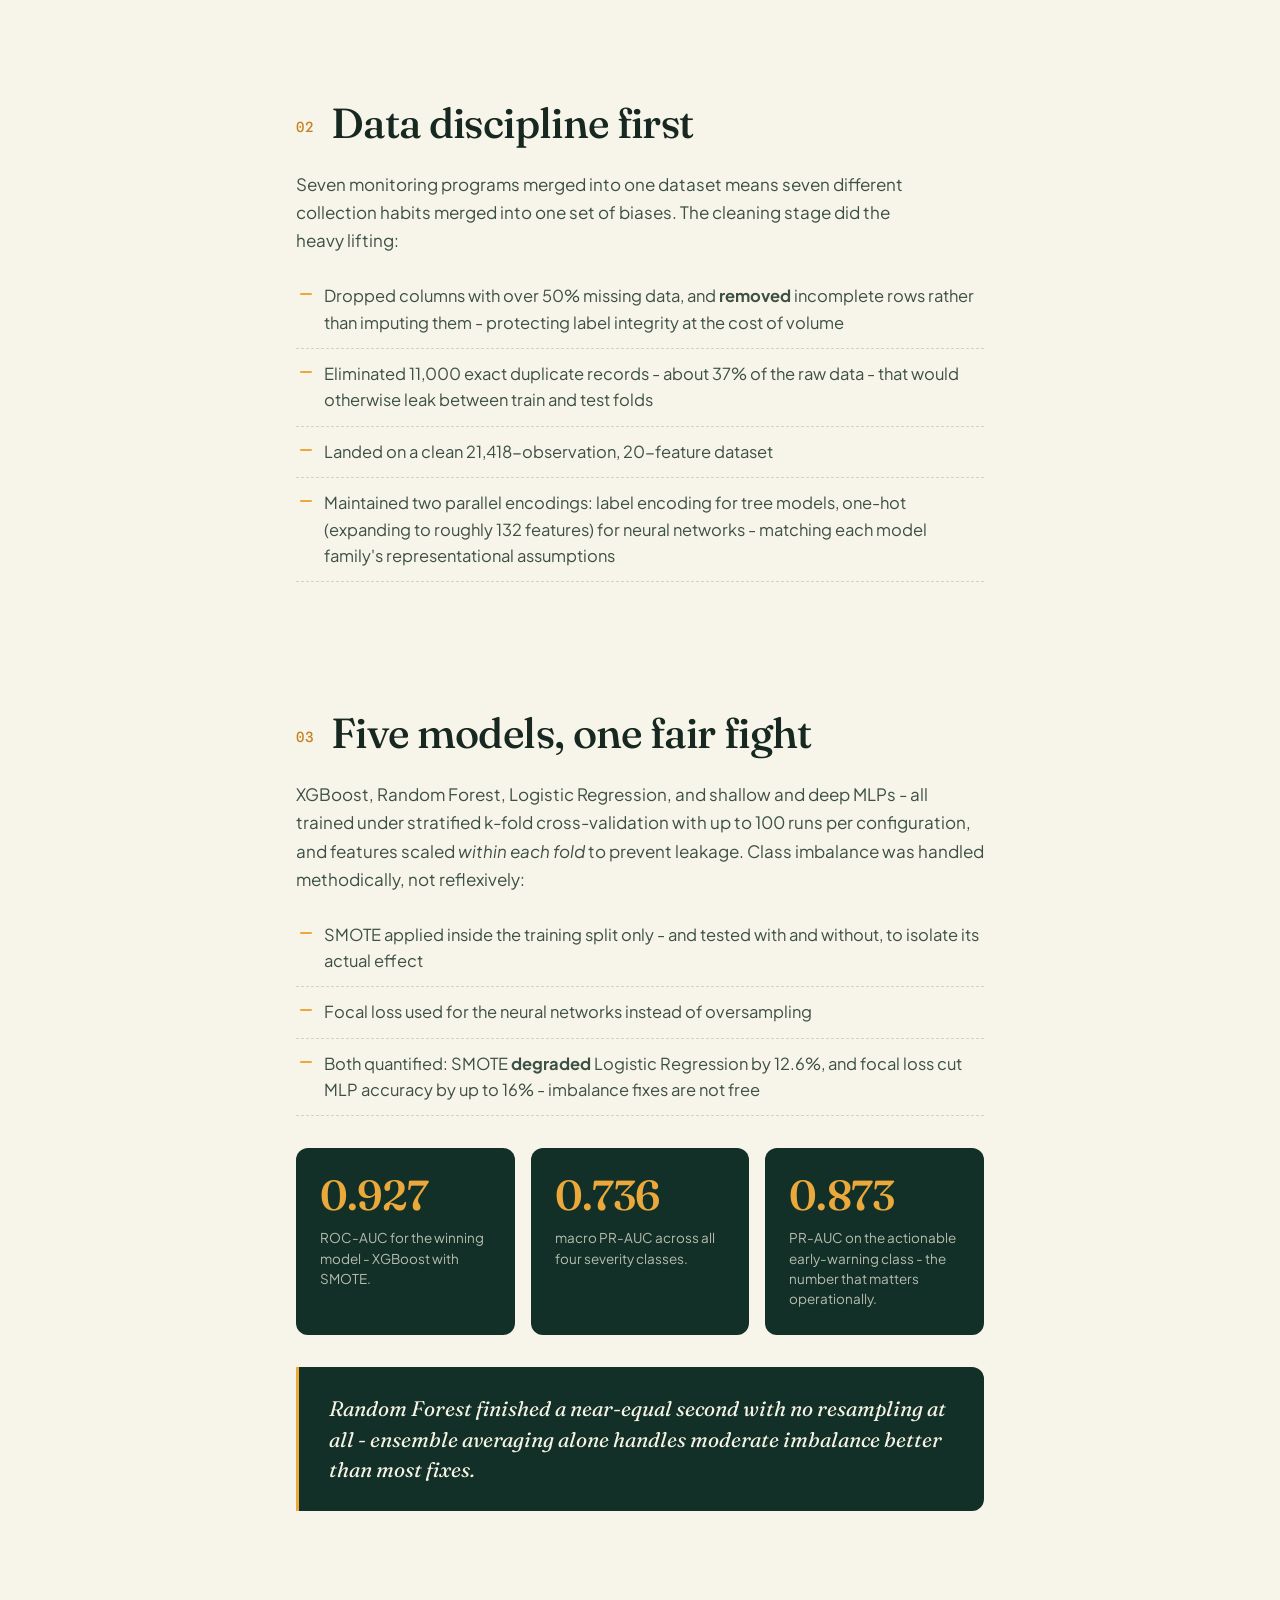
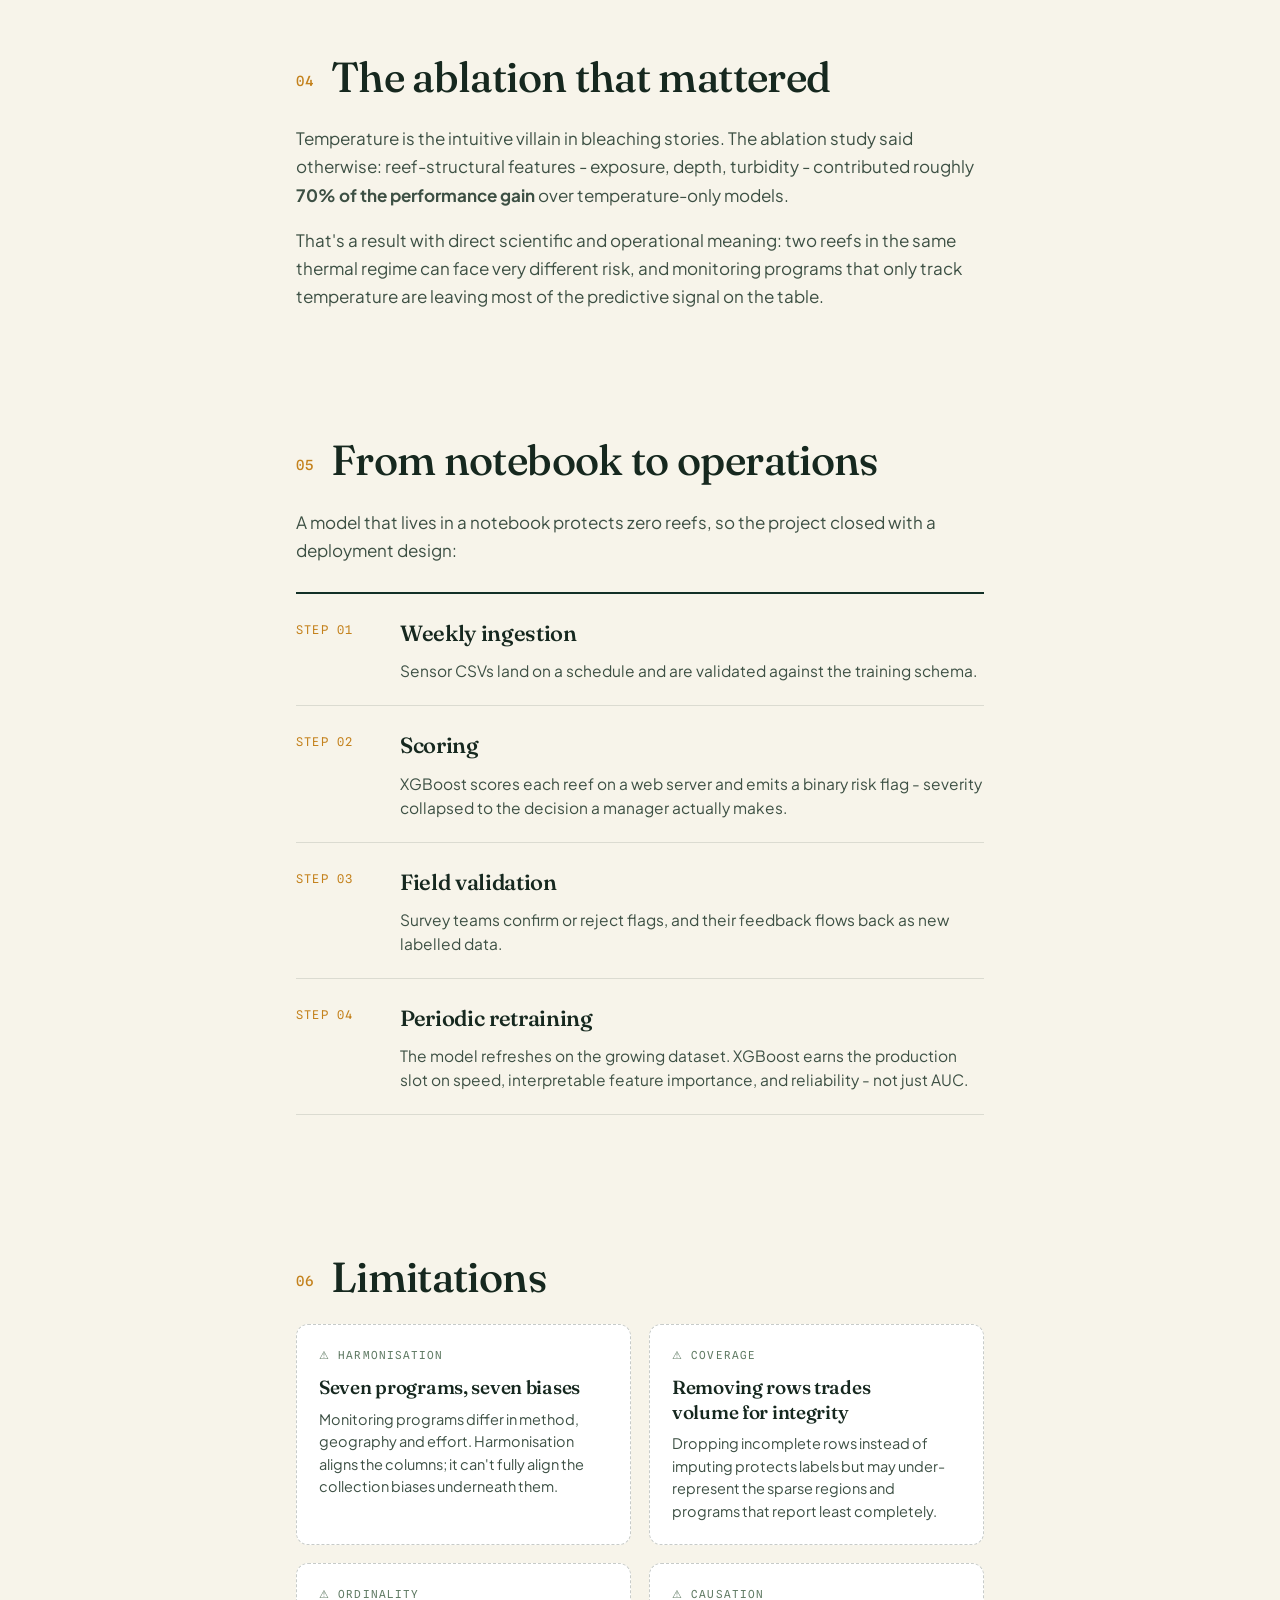
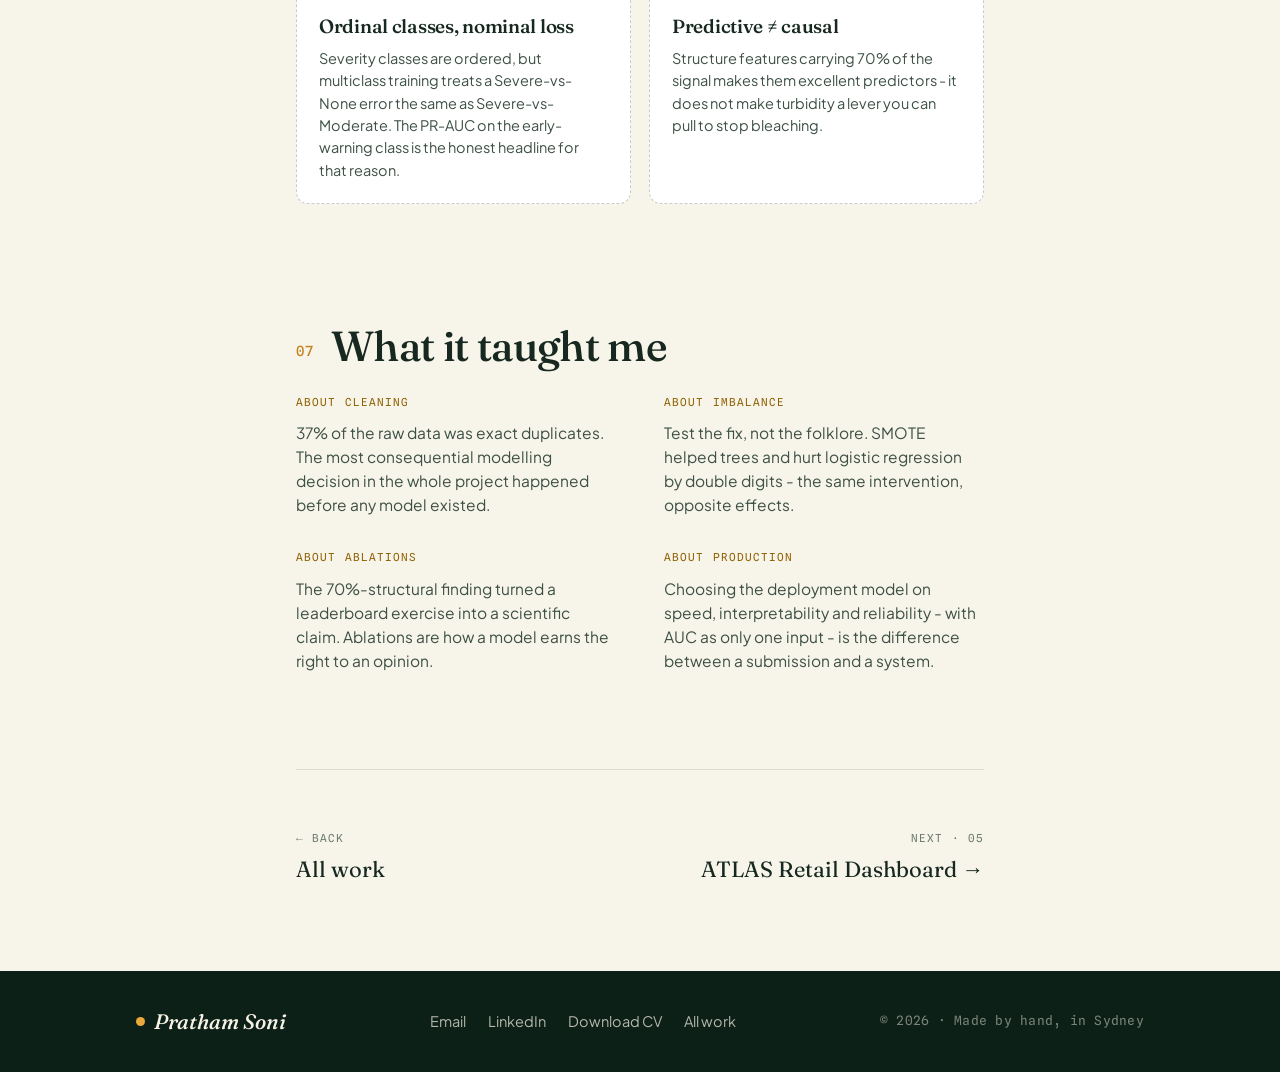
<file: projects/coral-bleaching.html>
<!DOCTYPE html>
<html lang="en">
<head>
<meta charset="UTF-8" />
<meta name="viewport" content="width=device-width, initial-scale=1.0" />
<title>Coral Bleaching Severity Prediction - Pratham Soni</title>
<meta name="description" content="Predicting coral-bleaching severity across four decades of global reef data - and proof that reef structure beats temperature." />
<meta name="theme-color" content="#0C2018" />
<link rel="icon" type="image/svg+xml" href="../favicon.svg" />
<meta property="og:type" content="website" />
<meta property="og:title" content="Coral Bleaching Severity Prediction - Pratham Soni" />
<meta property="og:description" content="Predicting coral-bleaching severity across four decades of global reef data - and proof that reef structure beats temperature." />
<meta property="og:image" content="https://prathamsoni4473.github.io/assets/Projects/hero1.png" />
<meta name="twitter:card" content="summary_large_image" />
<link rel="preconnect" href="https://fonts.googleapis.com">
<link rel="preconnect" href="https://fonts.gstatic.com" crossorigin>
<link href="https://fonts.googleapis.com/css2?family=Fraunces:ital,opsz,wght@0,9..144,300..700;1,9..144,300..700&family=Plus+Jakarta+Sans:wght@300..800&family=Spline+Sans+Mono:wght@400;500&family=Caveat:wght@500&display=swap" rel="stylesheet">
<link rel="stylesheet" href="../styles.css?v=2">
</head>
<body data-screen-label="Project · Coral Bleaching">
<a class="skip-link" href="#main">Skip to content</a>

<nav class="nav" aria-label="Primary">
  <div class="nav-inner">
    <a href="../index.html" class="nav-mark"><span class="dot"></span> Pratham Soni</a>
    <div class="nav-links">
      <a href="../index.html#work" class="active">Work</a>
      <a href="../index.html#about">About</a>
      <a href="../achievements.html">Achievements</a>
      <a href="../index.html#contact">Contact</a>
    </div>
  </div>
</nav>

<header class="shell case-hero">
  <div class="reveal">
    <div class="case-eyebrow">§ 04 / Selected Work · Machine Learning</div>
    <h1 class="case-title">Which reefs bleach<br/><em class="serif italic" style="color:var(--terracotta-deep); font-weight:400;">worst</em> - and why?</h1>
    <p class="case-deck">
      An end-to-end multiclass pipeline predicting coral-bleaching severity across four
      decades of global reef data - and an ablation study showing that reef
      <em>structure</em>, not just temperature, carries most of the predictive signal.
    </p>
  </div>

  <div class="case-meta reveal delay-1">
    <div><div class="k">Course</div><div class="v">UNSW · MATH3856</div></div>
    <div><div class="k">Year</div><div class="v">2025</div></div>
    <div><div class="k">Tools</div><div class="v">scikit-learn, XGBoost, TensorFlow/Keras</div></div>
    <div><div class="k">Role</div><div class="v">End-to-end ML pipeline</div></div>
  </div>
</header>

<main id="main" class="shell-narrow">

  <section class="case-section reveal">
    <h2><span class="num">01</span>The problem</h2>
    <p>
      Coral bleaching events are getting more frequent and more severe, but monitoring
      capacity is finite - reef managers need to know <em>which</em> reefs are most at
      risk before committing survey resources. The harmonised BCO-DMO global reef
      dataset spans seven monitoring programs from 1980 to 2020, with bleaching severity
      recorded in four ordinal classes.
    </p>
    <p>
      The task: predict that severity class from environmental and structural reef
      features, with special attention to the actionable early-warning class - the one a
      manager would actually act on.
    </p>
    <div class="media"><img src="../assets/Projects/coral-cover.svg" alt="Coral bleaching severity scale over the BCO-DMO reef dataset" loading="lazy" decoding="async"></div>
  </section>

  <section class="case-section reveal">
    <h2><span class="num">02</span>Data discipline first</h2>
    <p>
      Seven monitoring programs merged into one dataset means seven different collection
      habits merged into one set of biases. The cleaning stage did the heavy lifting:
    </p>
    <ul>
      <li>Dropped columns with over 50% missing data, and <strong>removed</strong> incomplete rows rather than imputing them - protecting label integrity at the cost of volume</li>
      <li>Eliminated 11,000 exact duplicate records - about 37% of the raw data - that would otherwise leak between train and test folds</li>
      <li>Landed on a clean 21,418-observation, 20-feature dataset</li>
      <li>Maintained two parallel encodings: label encoding for tree models, one-hot (expanding to roughly 132 features) for neural networks - matching each model family's representational assumptions</li>
    </ul>
  </section>

  <section class="case-section reveal">
    <h2><span class="num">03</span>Five models, one fair fight</h2>
    <p>
      XGBoost, Random Forest, Logistic Regression, and shallow and deep MLPs - all
      trained under stratified k-fold cross-validation with up to 100 runs per
      configuration, and features scaled <em>within each fold</em> to prevent leakage.
      Class imbalance was handled methodically, not reflexively:
    </p>
    <ul>
      <li>SMOTE applied inside the training split only - and tested with and without, to isolate its actual effect</li>
      <li>Focal loss used for the neural networks instead of oversampling</li>
      <li>Both quantified: SMOTE <strong>degraded</strong> Logistic Regression by 12.6%, and focal loss cut MLP accuracy by up to 16% - imbalance fixes are not free</li>
    </ul>

    <div class="findings">
      <div class="finding-card">
        <div class="stat">0.927</div>
        <div class="desc">ROC-AUC for the winning model - XGBoost with SMOTE.</div>
      </div>
      <div class="finding-card">
        <div class="stat">0.736</div>
        <div class="desc">macro PR-AUC across all four severity classes.</div>
      </div>
      <div class="finding-card">
        <div class="stat">0.873</div>
        <div class="desc">PR-AUC on the actionable early-warning class - the number that matters operationally.</div>
      </div>
    </div>

    <div class="callout">
      Random Forest finished a near-equal second with no resampling at all - ensemble
      averaging alone handles moderate imbalance better than most fixes.
    </div>
  </section>

  <section class="case-section reveal">
    <h2><span class="num">04</span>The ablation that mattered</h2>
    <p>
      Temperature is the intuitive villain in bleaching stories. The ablation study said
      otherwise: reef-structural features - exposure, depth, turbidity - contributed
      roughly <strong>70% of the performance gain</strong> over temperature-only models.
    </p>
    <p>
      That's a result with direct scientific and operational meaning: two reefs in the
      same thermal regime can face very different risk, and monitoring programs that
      only track temperature are leaving most of the predictive signal on the table.
    </p>
  </section>

  <section class="case-section reveal">
    <h2><span class="num">05</span>From notebook to operations</h2>
    <p>
      A model that lives in a notebook protects zero reefs, so the project closed with a
      deployment design:
    </p>
    <div class="pipeline">
      <div class="pipeline-step">
        <span class="num">STEP 01</span>
        <div>
          <h4>Weekly ingestion</h4>
          <p>Sensor CSVs land on a schedule and are validated against the training schema.</p>
        </div>
      </div>
      <div class="pipeline-step">
        <span class="num">STEP 02</span>
        <div>
          <h4>Scoring</h4>
          <p>XGBoost scores each reef on a web server and emits a binary risk flag - severity collapsed to the decision a manager actually makes.</p>
        </div>
      </div>
      <div class="pipeline-step">
        <span class="num">STEP 03</span>
        <div>
          <h4>Field validation</h4>
          <p>Survey teams confirm or reject flags, and their feedback flows back as new labelled data.</p>
        </div>
      </div>
      <div class="pipeline-step">
        <span class="num">STEP 04</span>
        <div>
          <h4>Periodic retraining</h4>
          <p>The model refreshes on the growing dataset. XGBoost earns the production slot on speed, interpretable feature importance, and reliability - not just AUC.</p>
        </div>
      </div>
    </div>
  </section>

  <section class="case-section reveal">
    <h2><span class="num">06</span>Limitations</h2>
    <div class="limit-grid">
      <div class="limit-card">
        <span class="k">⚠ HARMONISATION</span>
        <h4>Seven programs, seven biases</h4>
        <p>Monitoring programs differ in method, geography and effort. Harmonisation aligns the columns; it can't fully align the collection biases underneath them.</p>
      </div>
      <div class="limit-card">
        <span class="k">⚠ COVERAGE</span>
        <h4>Removing rows trades volume for integrity</h4>
        <p>Dropping incomplete rows instead of imputing protects labels but may under-represent the sparse regions and programs that report least completely.</p>
      </div>
      <div class="limit-card">
        <span class="k">⚠ ORDINALITY</span>
        <h4>Ordinal classes, nominal loss</h4>
        <p>Severity classes are ordered, but multiclass training treats a Severe-vs-None error the same as Severe-vs-Moderate. The PR-AUC on the early-warning class is the honest headline for that reason.</p>
      </div>
      <div class="limit-card">
        <span class="k">⚠ CAUSATION</span>
        <h4>Predictive ≠ causal</h4>
        <p>Structure features carrying 70% of the signal makes them excellent predictors - it does not make turbidity a lever you can pull to stop bleaching.</p>
      </div>
    </div>
  </section>

  <section class="case-section reveal">
    <h2><span class="num">07</span>What it taught me</h2>
    <div class="reflect">
      <div class="reflect-block">
        <span class="k">About cleaning</span>
        <p>37% of the raw data was exact duplicates. The most consequential modelling decision in the whole project happened before any model existed.</p>
      </div>
      <div class="reflect-block">
        <span class="k">About imbalance</span>
        <p>Test the fix, not the folklore. SMOTE helped trees and hurt logistic regression by double digits - the same intervention, opposite effects.</p>
      </div>
      <div class="reflect-block">
        <span class="k">About ablations</span>
        <p>The 70%-structural finding turned a leaderboard exercise into a scientific claim. Ablations are how a model earns the right to an opinion.</p>
      </div>
      <div class="reflect-block">
        <span class="k">About production</span>
        <p>Choosing the deployment model on speed, interpretability and reliability - with AUC as only one input - is the difference between a submission and a system.</p>
      </div>
    </div>
  </section>

  <nav class="case-nav">
    <a href="../index.html#work">
      <span class="k">← BACK</span>
      <span class="v">All work</span>
    </a>
    <a href="atlas-retail.html" class="next">
      <span class="k">NEXT · 05</span>
      <span class="v">ATLAS Retail Dashboard →</span>
    </a>
  </nav>
</main>


<footer class="footer footer-slim">
  <div class="shell footer-slim-inner">
    <a href="../index.html" class="nav-mark"><span class="dot"></span> Pratham Soni</a>
    <div class="footer-slim-links">
      <a href="mailto:prathamsoni1103@gmail.com">Email</a>
      <a href="https://www.linkedin.com/in/prathamsoni1103/" target="_blank" rel="noopener">LinkedIn</a>
      <a href="../uploads/Pratham_Soni_CV.pdf" download>Download CV</a>
      <a href="../index.html#work">All work</a>
    </div>
    <span class="mono" style="color: var(--milk-3);">&copy; 2026 &middot; Made by hand, in Sydney</span>
  </div>
</footer>

<script src="../reveal.js?v=2"></script>
</body>
</html>
</file>
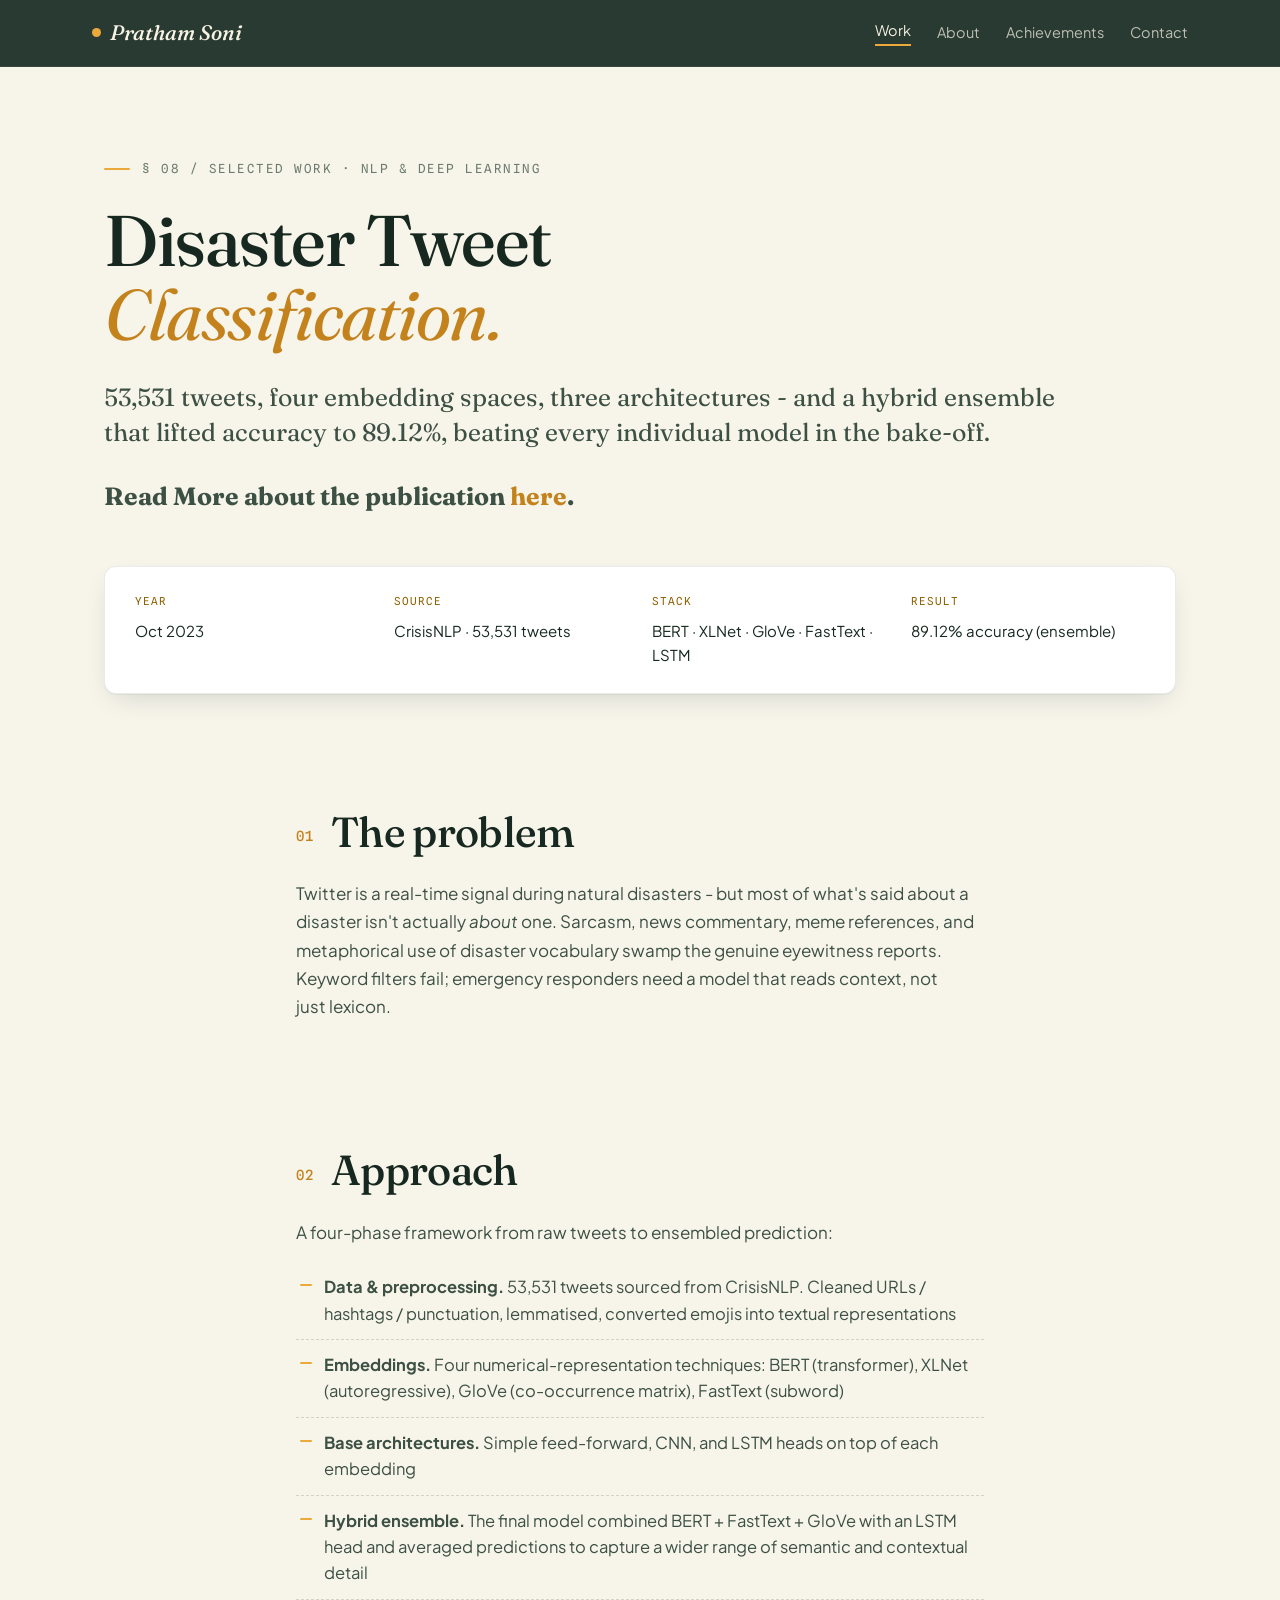
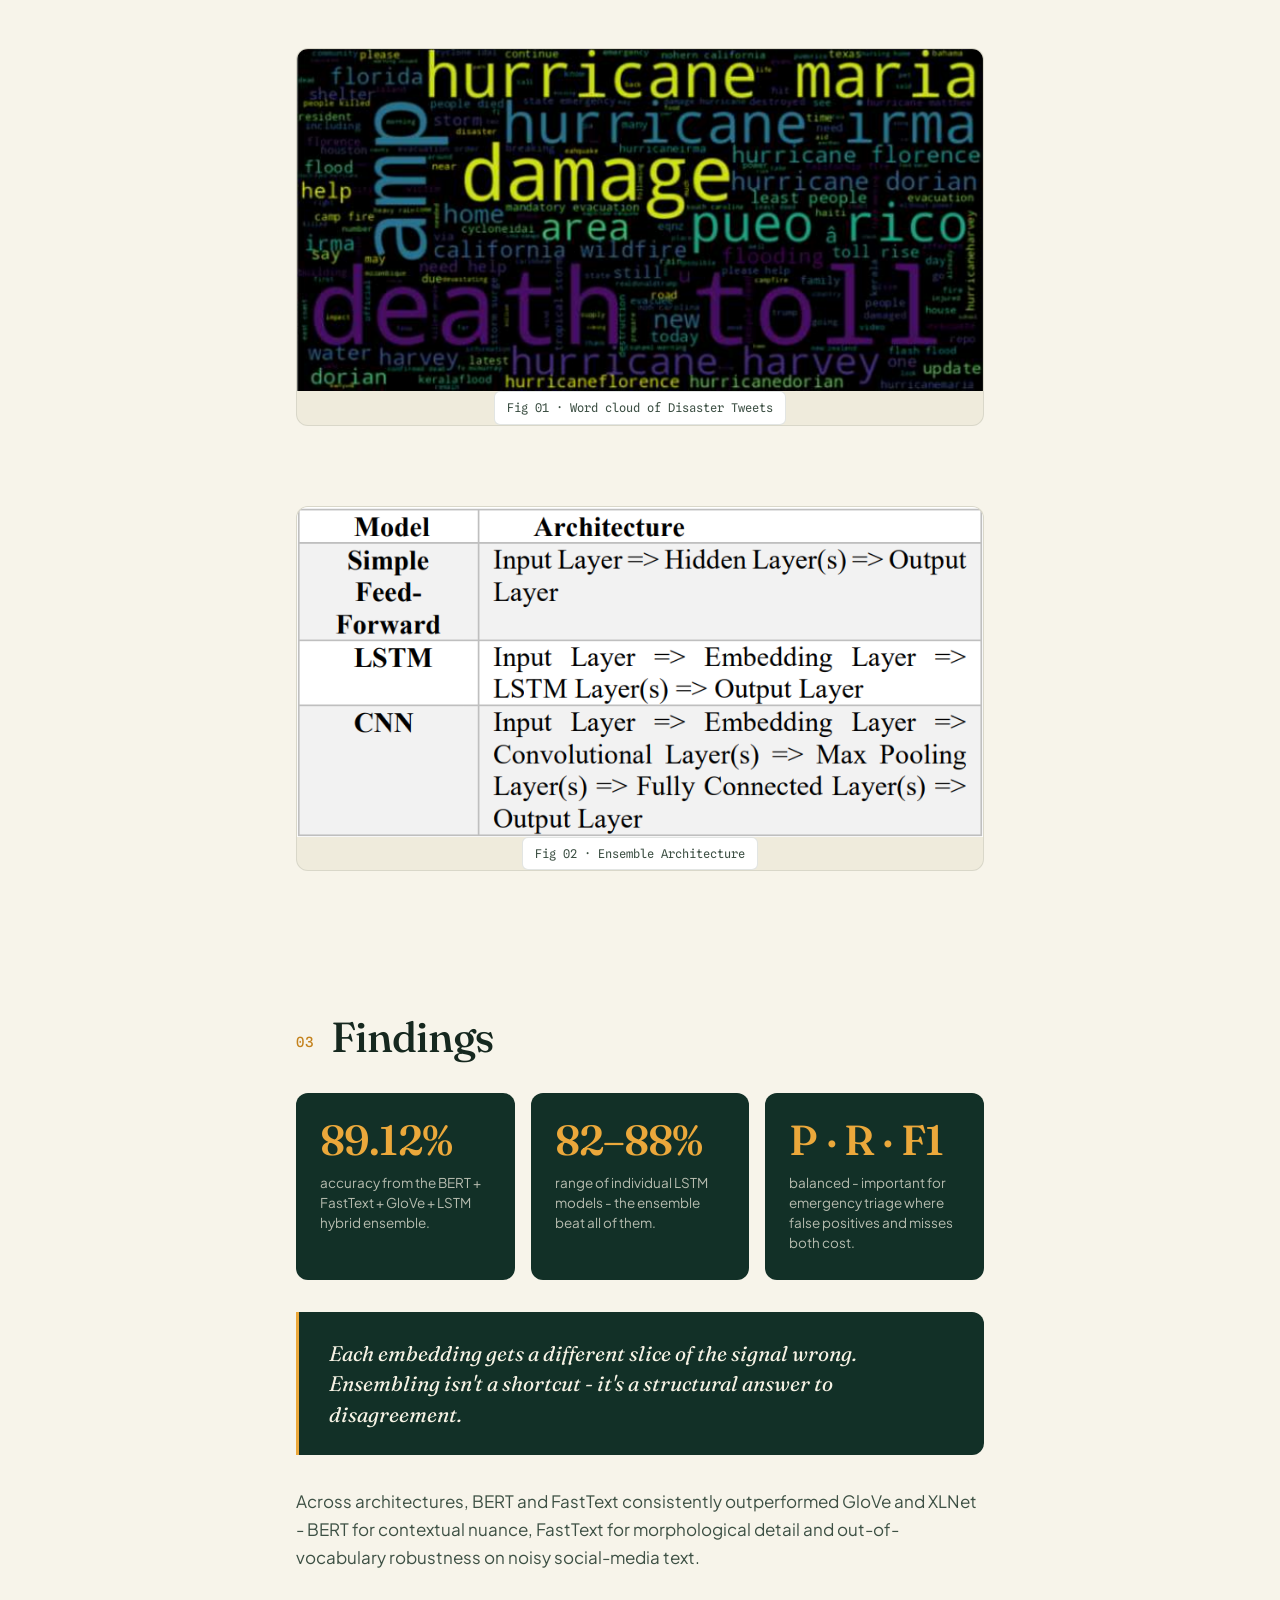
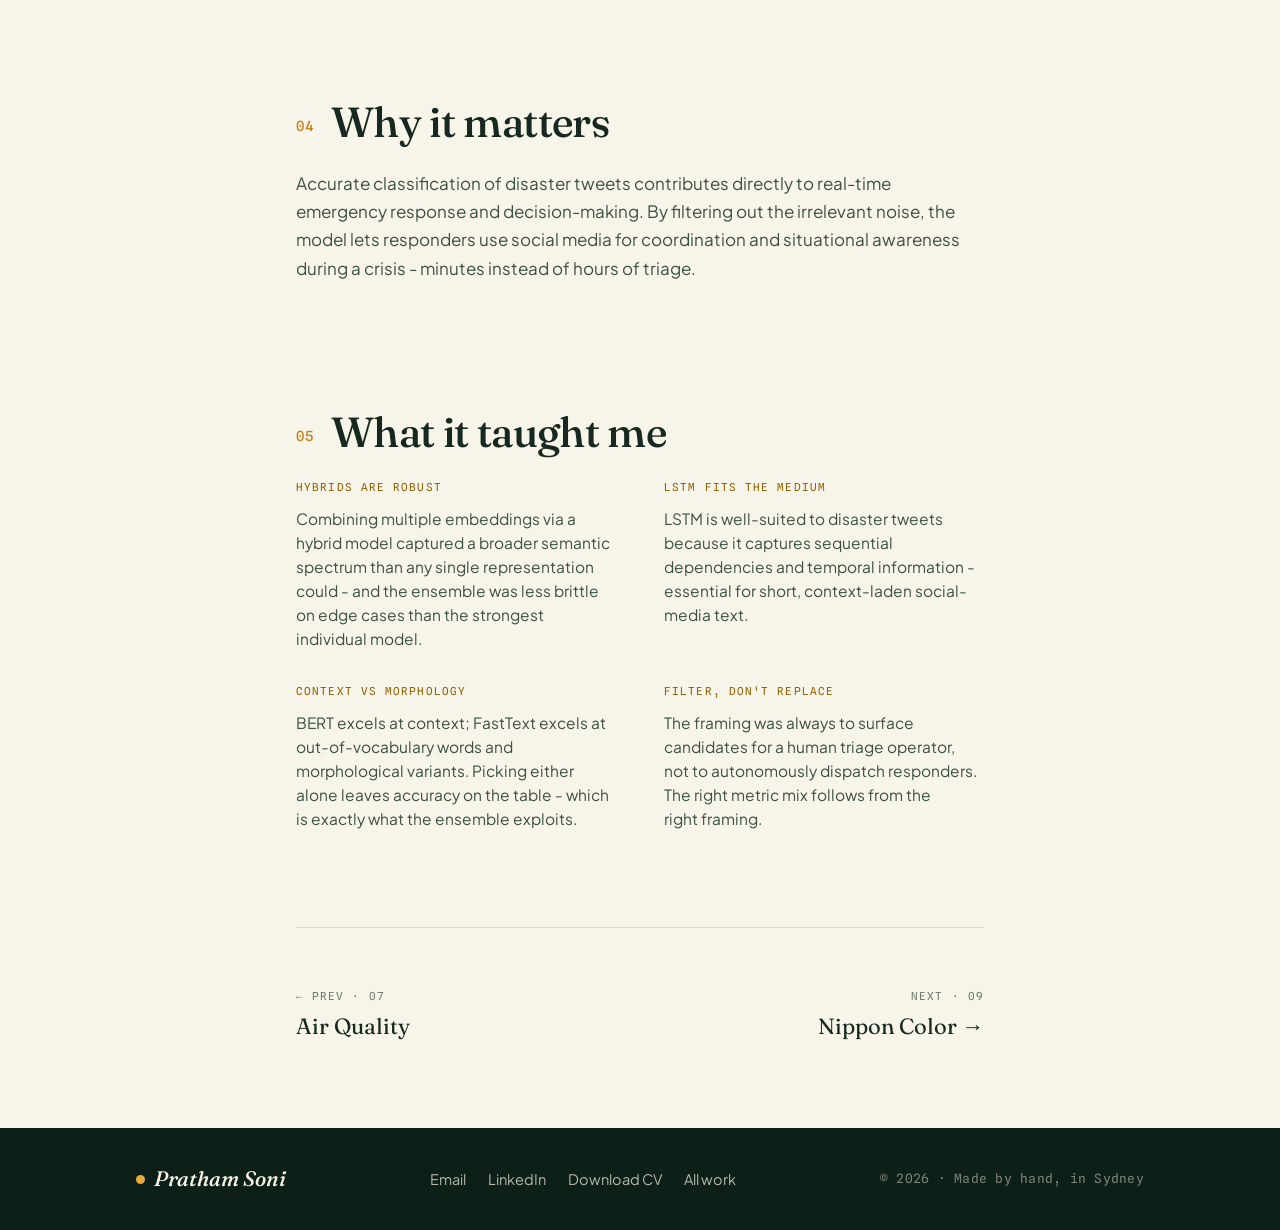
<file: projects/disaster-tweets.html>
<!DOCTYPE html>
<html lang="en">
<head>
<meta charset="UTF-8" />
<meta name="viewport" content="width=device-width, initial-scale=1.0" />
<title>Disaster Tweet Classification - Pratham Soni</title>
<meta name="description" content="IEEE-published deep-learning ensemble classifying 53,531 crisis tweets - separating eyewitness signal from sarcasm and noise." />
<meta name="theme-color" content="#0C2018" />
<link rel="icon" type="image/svg+xml" href="../favicon.svg" />
<meta property="og:type" content="website" />
<meta property="og:title" content="Disaster Tweet Classification - Pratham Soni" />
<meta property="og:description" content="IEEE-published deep-learning ensemble classifying 53,531 crisis tweets - separating eyewitness signal from sarcasm and noise." />
<meta property="og:image" content="https://prathamsoni4473.github.io/assets/Projects/hero1.png" />
<meta name="twitter:card" content="summary_large_image" />
<link rel="preconnect" href="https://fonts.googleapis.com">
<link rel="preconnect" href="https://fonts.gstatic.com" crossorigin>
<link href="https://fonts.googleapis.com/css2?family=Fraunces:ital,opsz,wght@0,9..144,300..700;1,9..144,300..700&family=Plus+Jakarta+Sans:wght@300..800&family=Spline+Sans+Mono:wght@400;500&family=Caveat:wght@500&display=swap" rel="stylesheet">
<link rel="stylesheet" href="../styles.css?v=2">
</head>
<body data-screen-label="Project · Disaster Tweets">
<a class="skip-link" href="#main">Skip to content</a>

<nav class="nav" aria-label="Primary">
  <div class="nav-inner">
    <a href="../index.html" class="nav-mark"><span class="dot"></span> Pratham Soni</a>
    <div class="nav-links">
      <a href="../index.html#work" class="active">Work</a>
      <a href="../index.html#about">About</a>
      <a href="../achievements.html">Achievements</a>
      <a href="../index.html#contact">Contact</a>
    </div>
  </div>
</nav>

<header class="shell case-hero">
  <div class="reveal">
    <div class="case-eyebrow">§ 08 / Selected Work · NLP &amp; Deep Learning</div>
    <h1 class="case-title">Disaster Tweet<br/><em class="serif italic" style="color:var(--terracotta-deep); font-weight:400;">Classification.</em></h1>
    <p class="case-deck">
      53,531 tweets, four embedding spaces, three architectures - and a hybrid ensemble
      that lifted accuracy to 89.12%, beating every individual model in the bake-off.
    </p>
    <p class="case-deck">
      <strong>Read More about the publication <a href="https://ieeexplore.ieee.org/document/10353510" target="_blank">here</a>.</strong>
    </p>
  </div>

  <div class="case-meta reveal delay-1">
    <div><div class="k">Year</div><div class="v">Oct 2023</div></div>
    <div><div class="k">Source</div><div class="v">CrisisNLP · 53,531 tweets</div></div>
    <div><div class="k">Stack</div><div class="v">BERT · XLNet · GloVe · FastText · LSTM</div></div>
    <div><div class="k">Result</div><div class="v">89.12% accuracy (ensemble)</div></div>
  </div>
</header>

<main id="main" class="shell-narrow">

  <section class="case-section reveal">
    <h2><span class="num">01</span>The problem</h2>
    <p>
      Twitter is a real-time signal during natural disasters - but most of what's
      said about a disaster isn't actually <em>about</em> one. Sarcasm, news
      commentary, meme references, and metaphorical use of disaster vocabulary
      swamp the genuine eyewitness reports. Keyword filters fail; emergency
      responders need a model that reads context, not just lexicon.
    </p>
  </section>

  <section class="case-section reveal">
    <h2><span class="num">02</span>Approach</h2>
    <p>A four-phase framework from raw tweets to ensembled prediction:</p>
    <ul>
      <li><strong>Data &amp; preprocessing.</strong> 53,531 tweets sourced from CrisisNLP. Cleaned URLs / hashtags / punctuation, lemmatised, converted emojis into textual representations</li>
      <li><strong>Embeddings.</strong> Four numerical-representation techniques: BERT (transformer), XLNet (autoregressive), GloVe (co-occurrence matrix), FastText (subword)</li>
      <li><strong>Base architectures.</strong> Simple feed-forward, CNN, and LSTM heads on top of each embedding</li>
      <li><strong>Hybrid ensemble.</strong> The final model combined BERT + FastText + GloVe with an LSTM head and averaged predictions to capture a wider range of semantic and contextual detail</li>
    </ul>
    <div class="media-grid">
      <div class="media media-screenshot"><img src="/assets/Projects/Disaster-wordcloud.png" loading="lazy" decoding="async" alt="Word cloud of disaster tweet vocabulary"><span class="label">Fig 01 · Word cloud of Disaster Tweets</span></div>
      <div class="media media-screenshot"><img src="/assets/Projects/Disaster-ModelAArchitecture.png" loading="lazy" decoding="async" alt="Hybrid ensemble model architecture diagram"><span class="label">Fig 02 · Ensemble Architecture</span></div>
    </div>
  </section>

  <section class="case-section reveal">
    <h2><span class="num">03</span>Findings</h2>

    <div class="findings">
      <div class="finding-card">
        <div class="stat">89.12%</div>
        <div class="desc">accuracy from the BERT + FastText + GloVe + LSTM hybrid ensemble.</div>
      </div>
      <div class="finding-card">
        <div class="stat">82–88%</div>
        <div class="desc">range of individual LSTM models - the ensemble beat all of them.</div>
      </div>
      <div class="finding-card">
        <div class="stat">P · R · F1</div>
        <div class="desc">balanced - important for emergency triage where false positives and misses both cost.</div>
      </div>
    </div>

    <div class="callout">
      Each embedding gets a different slice of the signal wrong. Ensembling
      isn't a shortcut - it's a structural answer to disagreement.
    </div>

    <p style="margin-top: 24px;">
      Across architectures, BERT and FastText consistently outperformed GloVe and
      XLNet - BERT for contextual nuance, FastText for morphological detail and
      out-of-vocabulary robustness on noisy social-media text.
    </p>
  </section>

  <section class="case-section reveal">
    <h2><span class="num">04</span>Why it matters</h2>
    <p>
      Accurate classification of disaster tweets contributes directly to real-time
      emergency response and decision-making. By filtering out the irrelevant noise,
      the model lets responders use social media for coordination and situational
      awareness during a crisis - minutes instead of hours of triage.
    </p>
  </section>

  <section class="case-section reveal">
    <h2><span class="num">05</span>What it taught me</h2>
    <div class="reflect">
      <div class="reflect-block">
        <span class="k">Hybrids are robust</span>
        <p>Combining multiple embeddings via a hybrid model captured a broader semantic spectrum than any single representation could - and the ensemble was less brittle on edge cases than the strongest individual model.</p>
      </div>
      <div class="reflect-block">
        <span class="k">LSTM fits the medium</span>
        <p>LSTM is well-suited to disaster tweets because it captures sequential dependencies and temporal information - essential for short, context-laden social-media text.</p>
      </div>
      <div class="reflect-block">
        <span class="k">Context vs morphology</span>
        <p>BERT excels at context; FastText excels at out-of-vocabulary words and morphological variants. Picking either alone leaves accuracy on the table - which is exactly what the ensemble exploits.</p>
      </div>
      <div class="reflect-block">
        <span class="k">Filter, don't replace</span>
        <p>The framing was always to surface candidates for a human triage operator, not to autonomously dispatch responders. The right metric mix follows from the right framing.</p>
      </div>
    </div>
  </section>

  <nav class="case-nav">
    <a href="air-quality.html">
      <span class="k">← PREV · 07</span>
      <span class="v">Air Quality</span>
    </a>
    <a href="nippon-color.html" class="next">
      <span class="k">NEXT · 09</span>
      <span class="v">Nippon Color →</span>
    </a>
  </nav>
</main>


<footer class="footer footer-slim">
  <div class="shell footer-slim-inner">
    <a href="../index.html" class="nav-mark"><span class="dot"></span> Pratham Soni</a>
    <div class="footer-slim-links">
      <a href="mailto:prathamsoni1103@gmail.com">Email</a>
      <a href="https://www.linkedin.com/in/prathamsoni1103/" target="_blank" rel="noopener">LinkedIn</a>
      <a href="../uploads/Pratham_Soni_CV.pdf" download>Download CV</a>
      <a href="../index.html#work">All work</a>
    </div>
    <span class="mono" style="color: var(--milk-3);">&copy; 2026 &middot; Made by hand, in Sydney</span>
  </div>
</footer>

<script src="../reveal.js?v=2"></script>
</body>
</html>
</file>
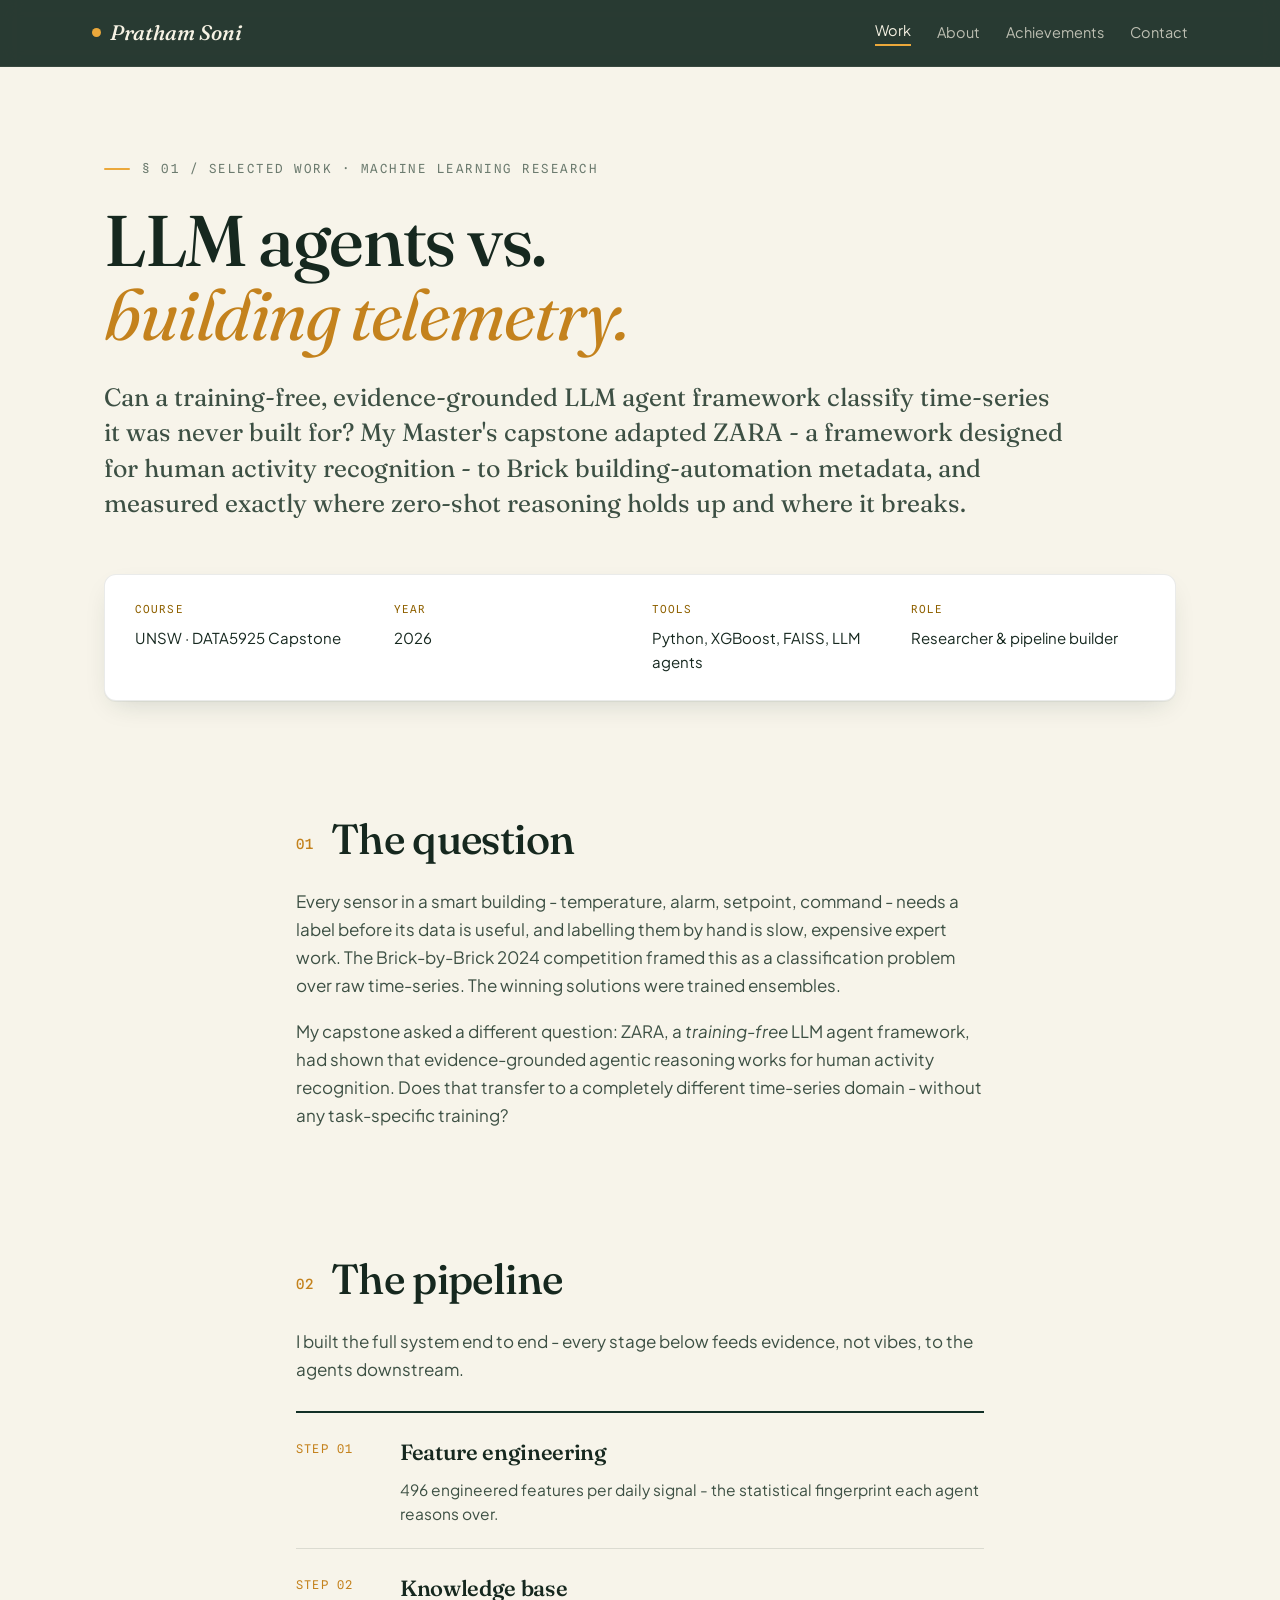
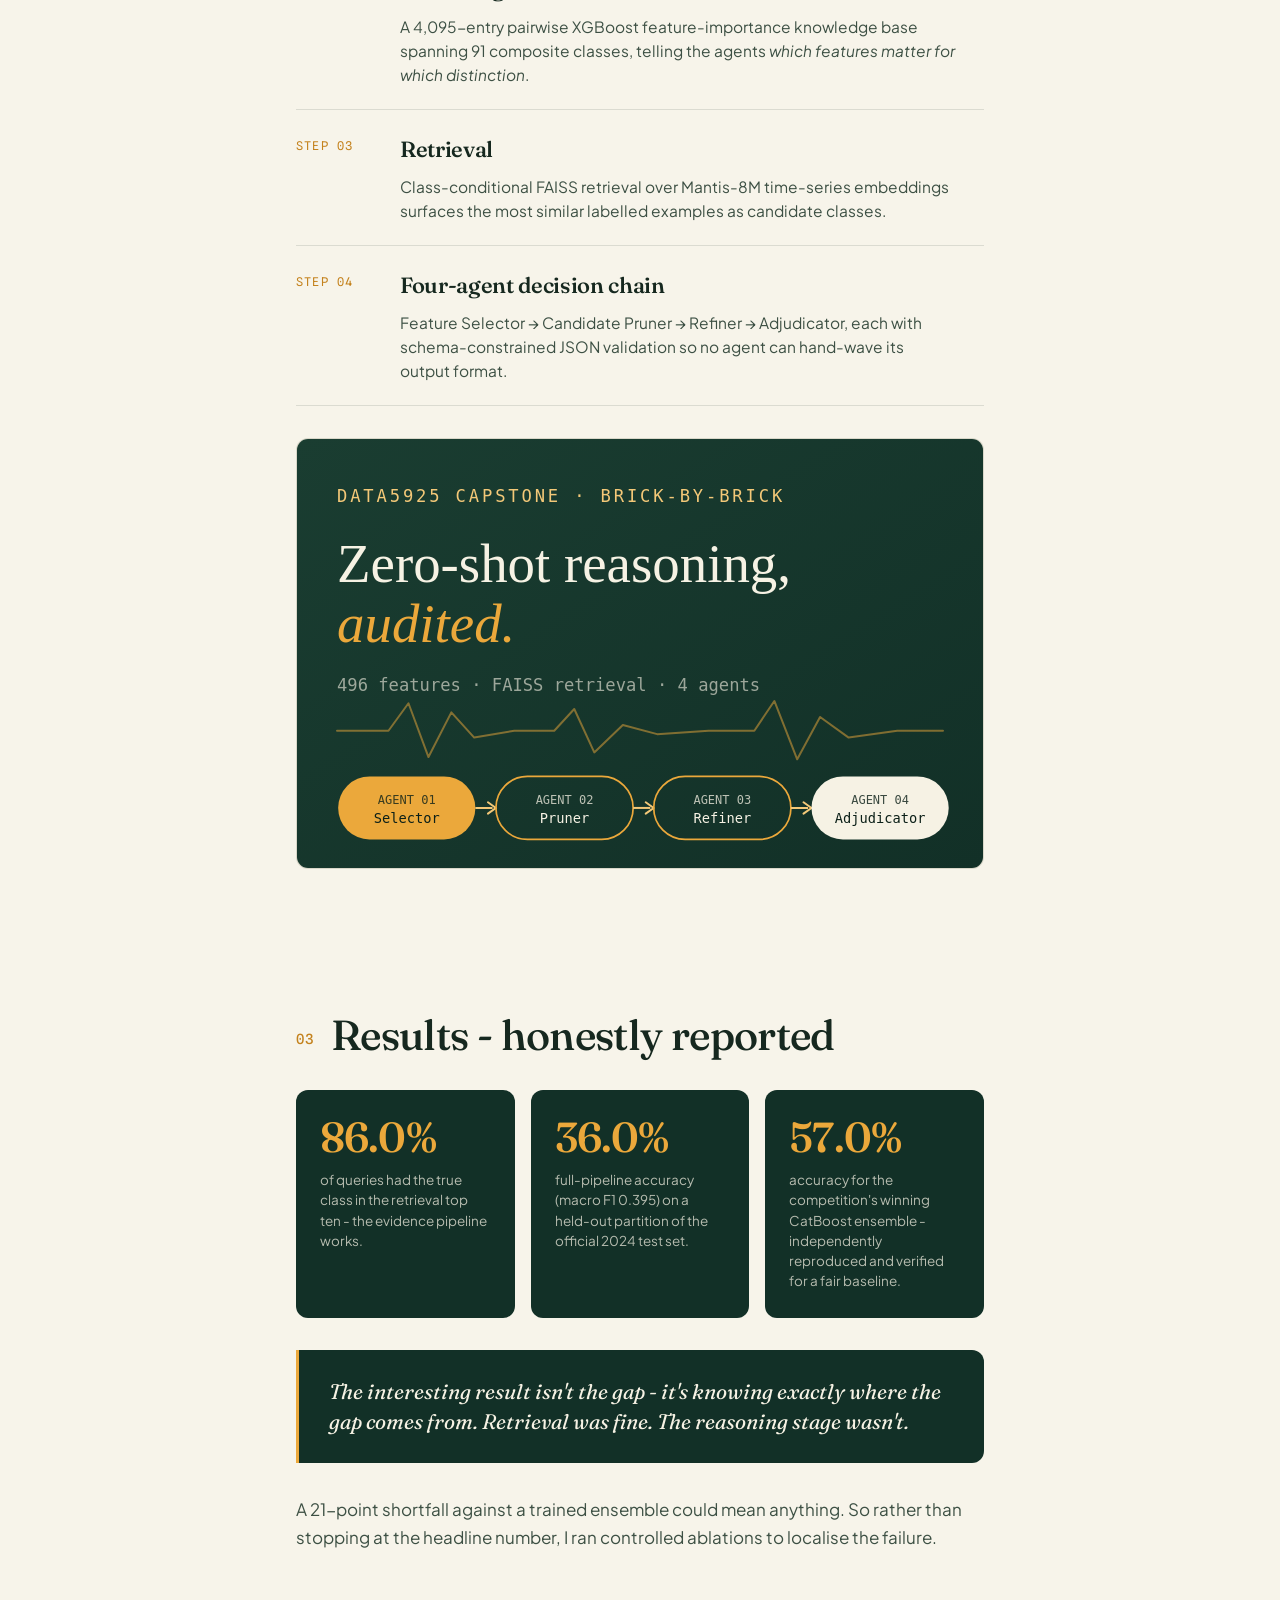
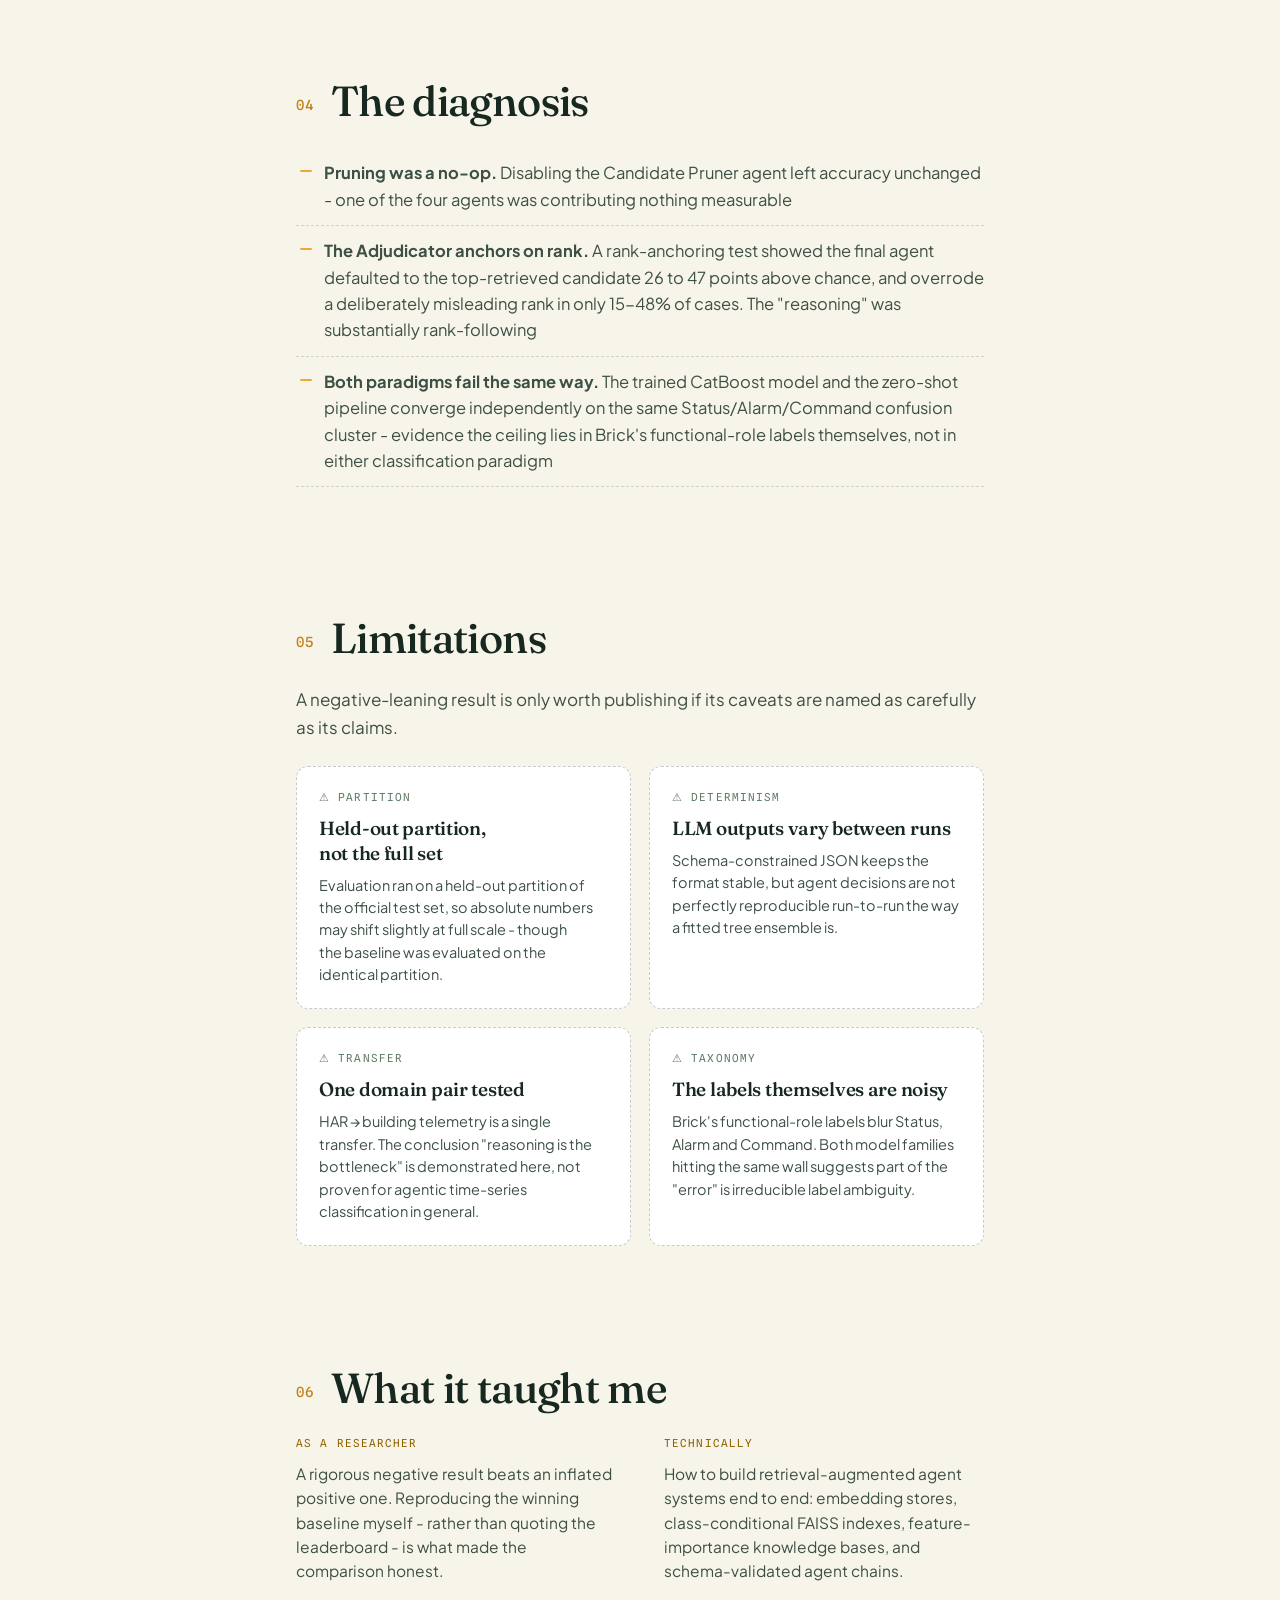
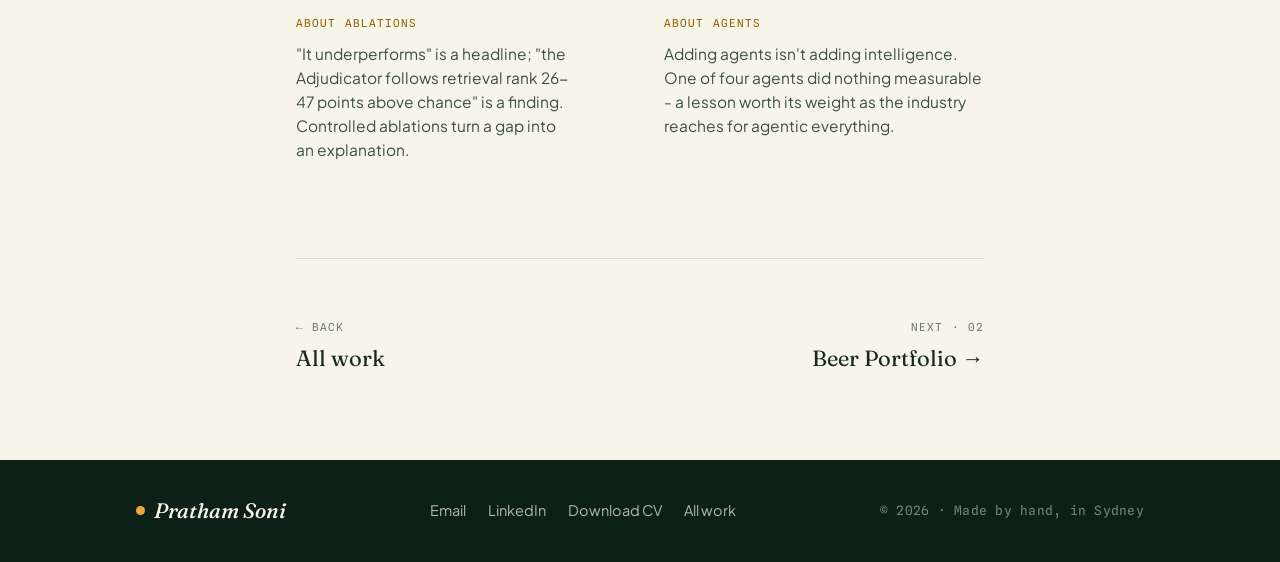
<file: projects/llm-agent-pipeline.html>
<!DOCTYPE html>
<html lang="en">
<head>
<meta charset="UTF-8" />
<meta name="viewport" content="width=device-width, initial-scale=1.0" />
<title>LLM Agent Pipeline for Time-Series Classification - Pratham Soni</title>
<meta name="description" content="Master's capstone: a training-free LLM agent pipeline for building time-series classification, evaluated honestly against the winning CatBoost baseline." />
<meta name="theme-color" content="#0C2018" />
<link rel="icon" type="image/svg+xml" href="../favicon.svg" />
<meta property="og:type" content="website" />
<meta property="og:title" content="LLM Agent Pipeline for Time-Series Classification - Pratham Soni" />
<meta property="og:description" content="Master's capstone: a training-free LLM agent pipeline for building time-series classification, evaluated honestly against the winning CatBoost baseline." />
<meta property="og:image" content="https://prathamsoni4473.github.io/assets/Projects/hero1.png" />
<meta name="twitter:card" content="summary_large_image" />
<link rel="preconnect" href="https://fonts.googleapis.com">
<link rel="preconnect" href="https://fonts.gstatic.com" crossorigin>
<link href="https://fonts.googleapis.com/css2?family=Fraunces:ital,opsz,wght@0,9..144,300..700;1,9..144,300..700&family=Plus+Jakarta+Sans:wght@300..800&family=Spline+Sans+Mono:wght@400;500&family=Caveat:wght@500&display=swap" rel="stylesheet">
<link rel="stylesheet" href="../styles.css?v=2">
</head>
<body data-screen-label="Project · LLM Agent Pipeline">
<a class="skip-link" href="#main">Skip to content</a>

<nav class="nav" aria-label="Primary">
  <div class="nav-inner">
    <a href="../index.html" class="nav-mark"><span class="dot"></span> Pratham Soni</a>
    <div class="nav-links">
      <a href="../index.html#work" class="active">Work</a>
      <a href="../index.html#about">About</a>
      <a href="../achievements.html">Achievements</a>
      <a href="../index.html#contact">Contact</a>
    </div>
  </div>
</nav>

<header class="shell case-hero">
  <div class="reveal">
    <div class="case-eyebrow">§ 01 / Selected Work · Machine Learning Research</div>
    <h1 class="case-title">LLM agents vs.<br/><em class="serif italic" style="color:var(--terracotta-deep); font-weight:400;">building telemetry.</em></h1>
    <p class="case-deck">
      Can a training-free, evidence-grounded LLM agent framework classify time-series
      it was never built for? My Master's capstone adapted ZARA - a framework designed
      for human activity recognition - to Brick building-automation metadata, and
      measured exactly where zero-shot reasoning holds up and where it breaks.
    </p>
  </div>

  <div class="case-meta reveal delay-1">
    <div><div class="k">Course</div><div class="v">UNSW · DATA5925 Capstone</div></div>
    <div><div class="k">Year</div><div class="v">2026</div></div>
    <div><div class="k">Tools</div><div class="v">Python, XGBoost, FAISS, LLM agents</div></div>
    <div><div class="k">Role</div><div class="v">Researcher &amp; pipeline builder</div></div>
  </div>
</header>

<main id="main" class="shell-narrow">

  <section class="case-section reveal">
    <h2><span class="num">01</span>The question</h2>
    <p>
      Every sensor in a smart building - temperature, alarm, setpoint, command - needs a
      label before its data is useful, and labelling them by hand is slow, expensive
      expert work. The Brick-by-Brick 2024 competition framed this as a classification
      problem over raw time-series. The winning solutions were trained ensembles.
    </p>
    <p>
      My capstone asked a different question: ZARA, a <em>training-free</em> LLM agent
      framework, had shown that evidence-grounded agentic reasoning works for human
      activity recognition. Does that transfer to a completely different time-series
      domain - without any task-specific training?
    </p>
  </section>

  <section class="case-section reveal">
    <h2><span class="num">02</span>The pipeline</h2>
    <p>
      I built the full system end to end - every stage below feeds evidence, not vibes,
      to the agents downstream.
    </p>
    <div class="pipeline">
      <div class="pipeline-step">
        <span class="num">STEP 01</span>
        <div>
          <h4>Feature engineering</h4>
          <p>496 engineered features per daily signal - the statistical fingerprint each agent reasons over.</p>
        </div>
      </div>
      <div class="pipeline-step">
        <span class="num">STEP 02</span>
        <div>
          <h4>Knowledge base</h4>
          <p>A 4,095-entry pairwise XGBoost feature-importance knowledge base spanning 91 composite classes, telling the agents <em>which features matter for which distinction</em>.</p>
        </div>
      </div>
      <div class="pipeline-step">
        <span class="num">STEP 03</span>
        <div>
          <h4>Retrieval</h4>
          <p>Class-conditional FAISS retrieval over Mantis-8M time-series embeddings surfaces the most similar labelled examples as candidate classes.</p>
        </div>
      </div>
      <div class="pipeline-step">
        <span class="num">STEP 04</span>
        <div>
          <h4>Four-agent decision chain</h4>
          <p>Feature Selector → Candidate Pruner → Refiner → Adjudicator, each with schema-constrained JSON validation so no agent can hand-wave its output format.</p>
        </div>
      </div>
    </div>
    <div class="media"><img src="../assets/Projects/llm-pipeline-cover.svg" alt="Architecture: sensor signal, FAISS retrieval, and the four-agent decision chain" loading="lazy" decoding="async"></div>
  </section>

  <section class="case-section reveal">
    <h2><span class="num">03</span>Results - honestly reported</h2>

    <div class="findings">
      <div class="finding-card">
        <div class="stat">86.0%</div>
        <div class="desc">of queries had the true class in the retrieval top ten - the evidence pipeline works.</div>
      </div>
      <div class="finding-card">
        <div class="stat">36.0%</div>
        <div class="desc">full-pipeline accuracy (macro F1 0.395) on a held-out partition of the official 2024 test set.</div>
      </div>
      <div class="finding-card">
        <div class="stat">57.0%</div>
        <div class="desc">accuracy for the competition's winning CatBoost ensemble - independently reproduced and verified for a fair baseline.</div>
      </div>
    </div>

    <div class="callout">
      The interesting result isn't the gap - it's knowing exactly <em>where</em> the gap
      comes from. Retrieval was fine. The reasoning stage wasn't.
    </div>

    <p>
      A 21-point shortfall against a trained ensemble could mean anything. So rather than
      stopping at the headline number, I ran controlled ablations to localise the failure.
    </p>
  </section>

  <section class="case-section reveal">
    <h2><span class="num">04</span>The diagnosis</h2>
    <ul>
      <li><strong>Pruning was a no-op.</strong> Disabling the Candidate Pruner agent left accuracy unchanged - one of the four agents was contributing nothing measurable</li>
      <li><strong>The Adjudicator anchors on rank.</strong> A rank-anchoring test showed the final agent defaulted to the top-retrieved candidate 26 to 47 points above chance, and overrode a deliberately misleading rank in only 15-48% of cases. The "reasoning" was substantially rank-following</li>
      <li><strong>Both paradigms fail the same way.</strong> The trained CatBoost model and the zero-shot pipeline converge independently on the same Status/Alarm/Command confusion cluster - evidence the ceiling lies in Brick's functional-role labels themselves, not in either classification paradigm</li>
    </ul>
  </section>

  <section class="case-section reveal">
    <h2><span class="num">05</span>Limitations</h2>
    <p style="margin-bottom: 16px;">
      A negative-leaning result is only worth publishing if its caveats are named as
      carefully as its claims.
    </p>
    <div class="limit-grid">
      <div class="limit-card">
        <span class="k">⚠ PARTITION</span>
        <h4>Held-out partition, not the full set</h4>
        <p>Evaluation ran on a held-out partition of the official test set, so absolute numbers may shift slightly at full scale - though the baseline was evaluated on the identical partition.</p>
      </div>
      <div class="limit-card">
        <span class="k">⚠ DETERMINISM</span>
        <h4>LLM outputs vary between runs</h4>
        <p>Schema-constrained JSON keeps the format stable, but agent decisions are not perfectly reproducible run-to-run the way a fitted tree ensemble is.</p>
      </div>
      <div class="limit-card">
        <span class="k">⚠ TRANSFER</span>
        <h4>One domain pair tested</h4>
        <p>HAR → building telemetry is a single transfer. The conclusion "reasoning is the bottleneck" is demonstrated here, not proven for agentic time-series classification in general.</p>
      </div>
      <div class="limit-card">
        <span class="k">⚠ TAXONOMY</span>
        <h4>The labels themselves are noisy</h4>
        <p>Brick's functional-role labels blur Status, Alarm and Command. Both model families hitting the same wall suggests part of the "error" is irreducible label ambiguity.</p>
      </div>
    </div>
  </section>

  <section class="case-section reveal">
    <h2><span class="num">06</span>What it taught me</h2>
    <div class="reflect">
      <div class="reflect-block">
        <span class="k">As a researcher</span>
        <p>A rigorous negative result beats an inflated positive one. Reproducing the winning baseline myself - rather than quoting the leaderboard - is what made the comparison honest.</p>
      </div>
      <div class="reflect-block">
        <span class="k">Technically</span>
        <p>How to build retrieval-augmented agent systems end to end: embedding stores, class-conditional FAISS indexes, feature-importance knowledge bases, and schema-validated agent chains.</p>
      </div>
      <div class="reflect-block">
        <span class="k">About ablations</span>
        <p>"It underperforms" is a headline; "the Adjudicator follows retrieval rank 26-47 points above chance" is a finding. Controlled ablations turn a gap into an explanation.</p>
      </div>
      <div class="reflect-block">
        <span class="k">About agents</span>
        <p>Adding agents isn't adding intelligence. One of four agents did nothing measurable - a lesson worth its weight as the industry reaches for agentic everything.</p>
      </div>
    </div>
  </section>

  <nav class="case-nav">
    <a href="../index.html#work">
      <span class="k">← BACK</span>
      <span class="v">All work</span>
    </a>
    <a href="beer-portfolio.html" class="next">
      <span class="k">NEXT · 02</span>
      <span class="v">Beer Portfolio →</span>
    </a>
  </nav>
</main>


<footer class="footer footer-slim">
  <div class="shell footer-slim-inner">
    <a href="../index.html" class="nav-mark"><span class="dot"></span> Pratham Soni</a>
    <div class="footer-slim-links">
      <a href="mailto:prathamsoni1103@gmail.com">Email</a>
      <a href="https://www.linkedin.com/in/prathamsoni1103/" target="_blank" rel="noopener">LinkedIn</a>
      <a href="../uploads/Pratham_Soni_CV.pdf" download>Download CV</a>
      <a href="../index.html#work">All work</a>
    </div>
    <span class="mono" style="color: var(--milk-3);">&copy; 2026 &middot; Made by hand, in Sydney</span>
  </div>
</footer>

<script src="../reveal.js?v=2"></script>
</body>
</html>
</file>
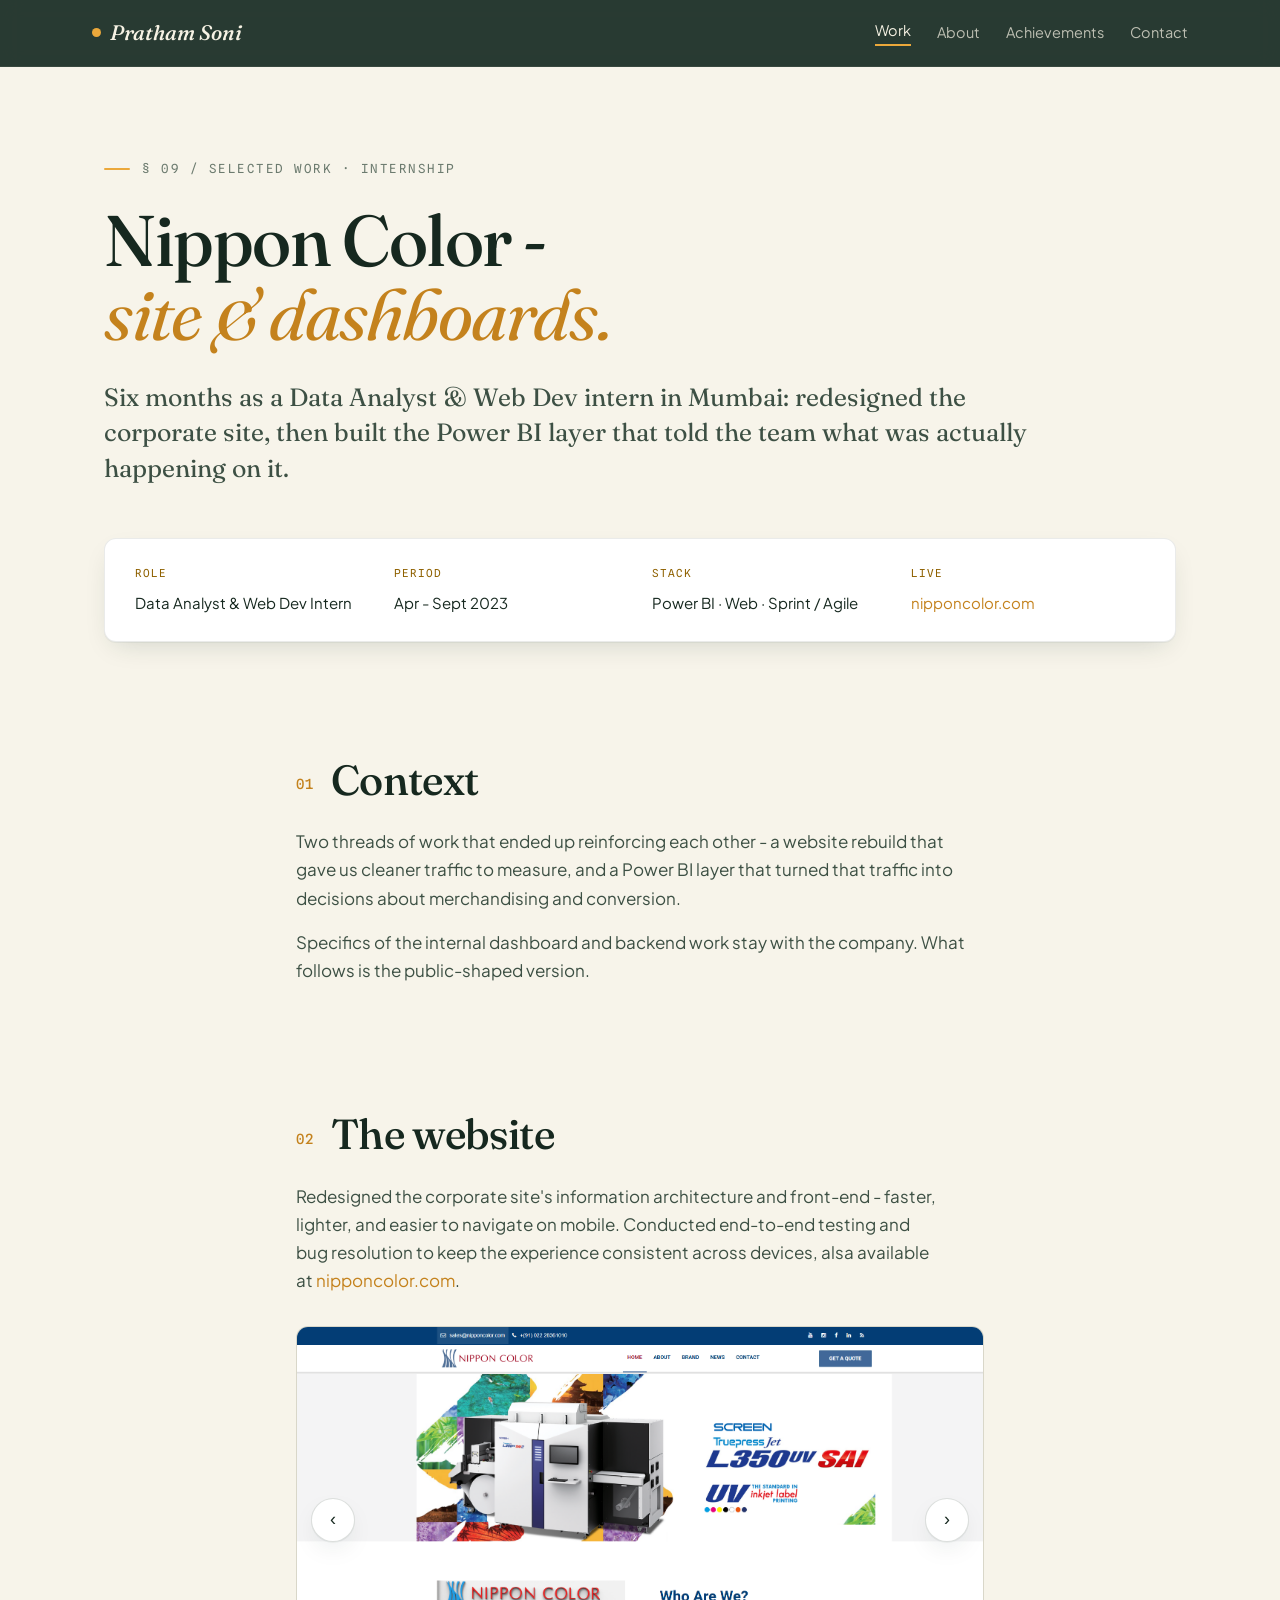
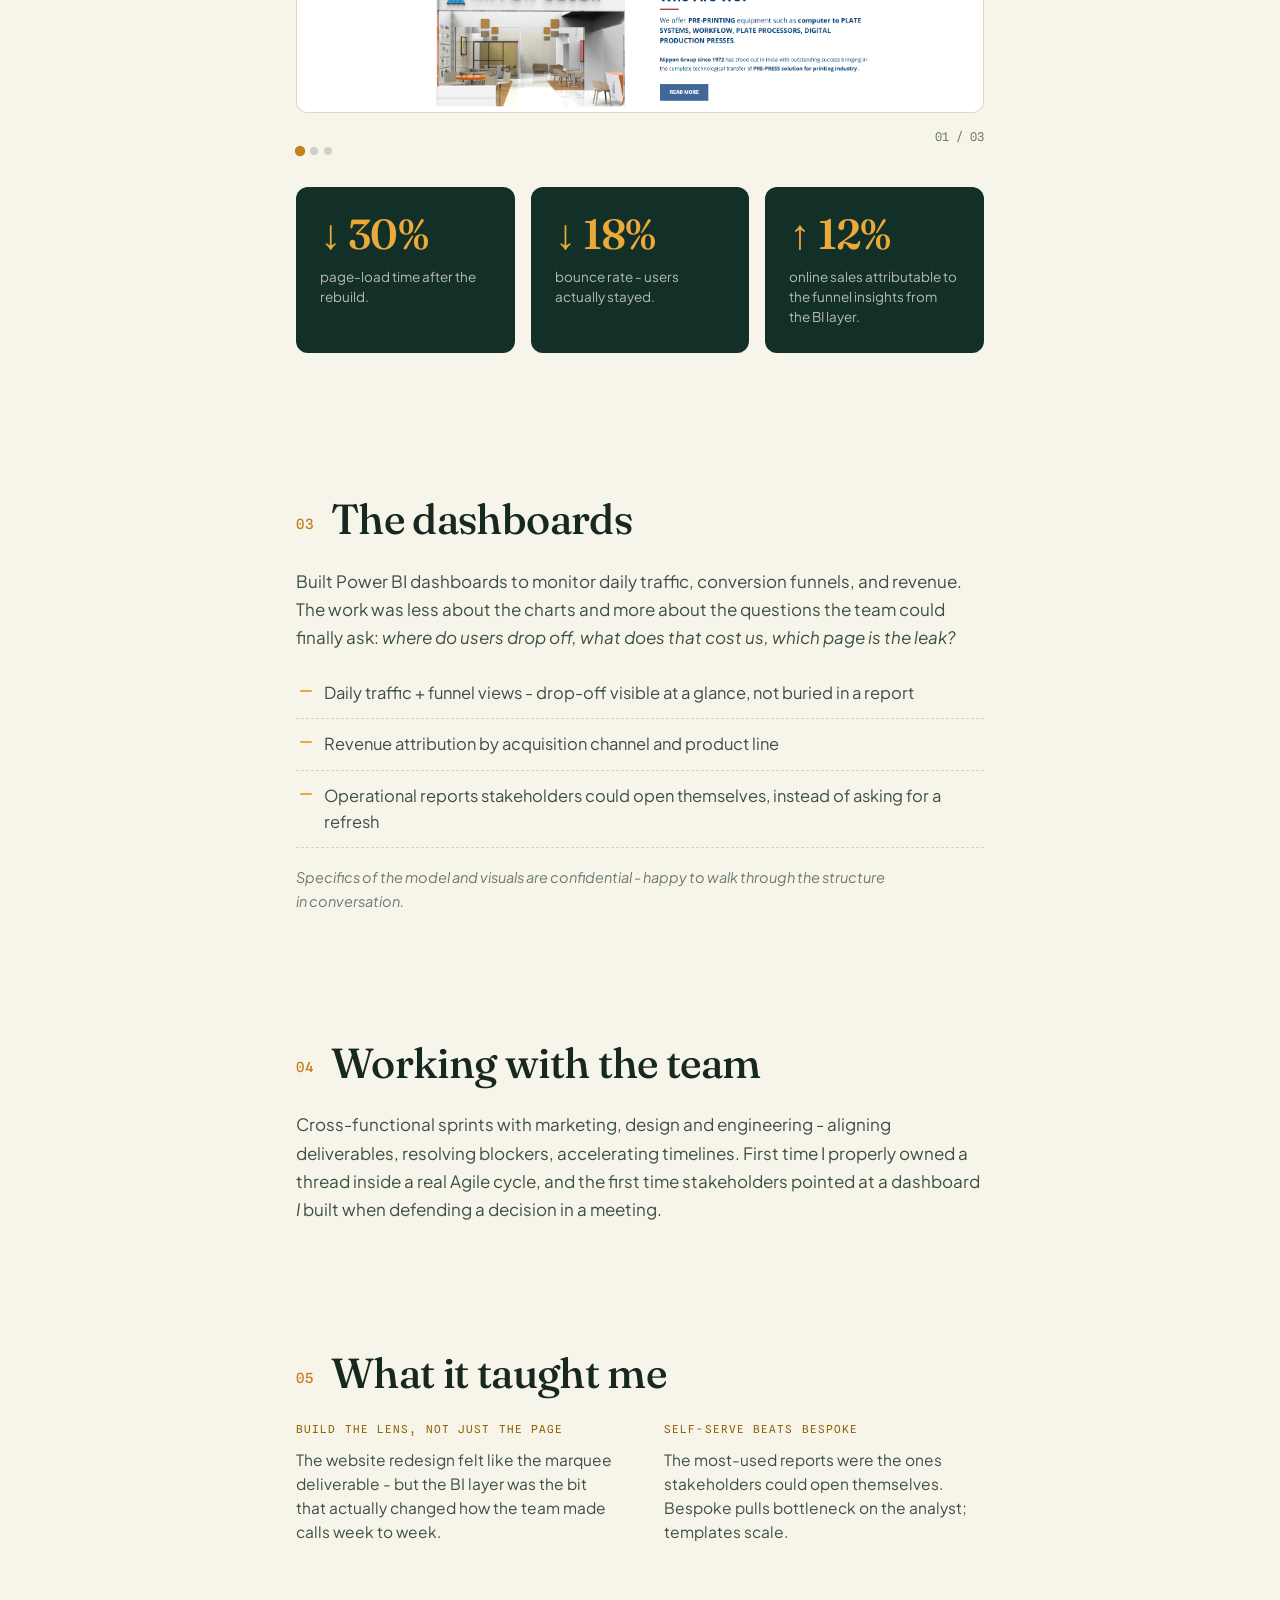
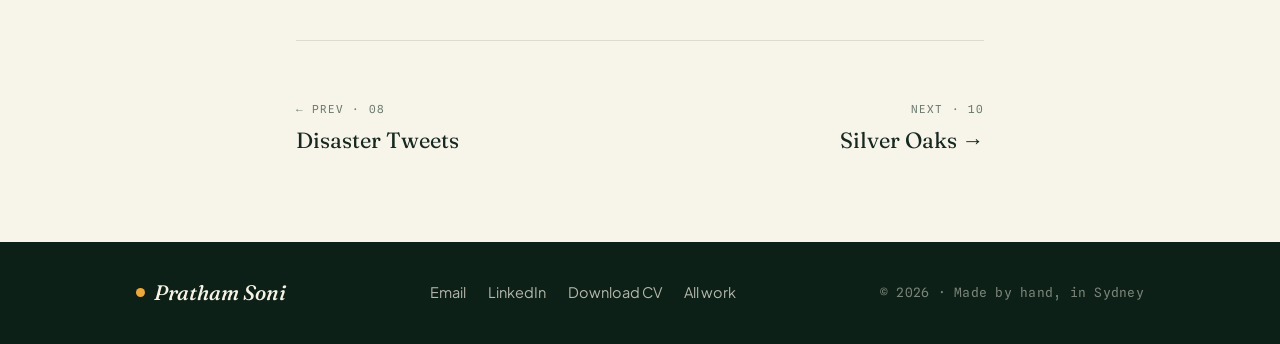
<file: projects/nippon-color.html>
<!DOCTYPE html>
<html lang="en">
<head>
<meta charset="UTF-8" />
<meta name="viewport" content="width=device-width, initial-scale=1.0" />
<title>Nippon Color - Pratham Soni</title>
<meta name="description" content="Internship case study: Power BI dashboards and a site rebuild that lifted online sales 12% at Nippon Color, Mumbai." />
<meta name="theme-color" content="#0C2018" />
<link rel="icon" type="image/svg+xml" href="../favicon.svg" />
<meta property="og:type" content="website" />
<meta property="og:title" content="Nippon Color - Pratham Soni" />
<meta property="og:description" content="Internship case study: Power BI dashboards and a site rebuild that lifted online sales 12% at Nippon Color, Mumbai." />
<meta property="og:image" content="https://prathamsoni4473.github.io/assets/Projects/hero1.png" />
<meta name="twitter:card" content="summary_large_image" />
<link rel="preconnect" href="https://fonts.googleapis.com">
<link rel="preconnect" href="https://fonts.gstatic.com" crossorigin>
<link href="https://fonts.googleapis.com/css2?family=Fraunces:ital,opsz,wght@0,9..144,300..700;1,9..144,300..700&family=Plus+Jakarta+Sans:wght@300..800&family=Spline+Sans+Mono:wght@400;500&family=Caveat:wght@500&display=swap" rel="stylesheet">
<link rel="stylesheet" href="../styles.css?v=2">
</head>
<body data-screen-label="Project · Nippon Color">
<a class="skip-link" href="#main">Skip to content</a>

<nav class="nav" aria-label="Primary">
  <div class="nav-inner">
    <a href="../index.html" class="nav-mark"><span class="dot"></span> Pratham Soni</a>
    <div class="nav-links">
      <a href="../index.html#work" class="active">Work</a>
      <a href="../index.html#about">About</a>
      <a href="../achievements.html">Achievements</a>
      <a href="../index.html#contact">Contact</a>
    </div>
  </div>
</nav>

<header class="shell case-hero">
  <div class="reveal">
    <div class="case-eyebrow">§ 09 / Selected Work · Internship</div>
    <h1 class="case-title">Nippon Color -<br/><em class="serif italic" style="color:var(--terracotta-deep); font-weight:400;">site &amp; dashboards.</em></h1>
    <p class="case-deck">
      Six months as a Data Analyst &amp; Web Dev intern in Mumbai: redesigned the
      corporate site, then built the Power BI layer that told the team what was
      actually happening on it.
    </p>
  </div>

  <div class="case-meta reveal delay-1">
    <div><div class="k">Role</div><div class="v">Data Analyst &amp; Web Dev Intern</div></div>
    <div><div class="k">Period</div><div class="v">Apr - Sept 2023</div></div>
    <div><div class="k">Stack</div><div class="v">Power BI · Web · Sprint / Agile</div></div>
    <div><div class="k">Live</div><div class="v"><a href="https://www.nipponcolor.com/" target="_blank" rel="noopener">nipponcolor.com</a></div></div>
  </div>
</header>

<main id="main" class="shell-narrow">

  <section class="case-section reveal">
    <h2><span class="num">01</span>Context</h2>
    <p>
      Two threads of work that ended up reinforcing each other - a website rebuild
      that gave us cleaner traffic to measure, and a Power BI layer that turned that
      traffic into decisions about merchandising and conversion.
    </p>
    <p style="margin-top:12px;">
      Specifics of the internal dashboard and backend work stay with the company.
      What follows is the public-shaped version.
    </p>
  </section>

  <section class="case-section reveal">
    <h2><span class="num">02</span>The website</h2>
    <p>
      Redesigned the corporate site's information architecture and front-end -
      faster, lighter, and easier to navigate on mobile. Conducted end-to-end
      testing and bug resolution to keep the experience consistent across devices, alsa available at <a href="https://www.nipponcolor.com/" target="_blank" rel="noopener">nipponcolor.com</a>.
    </p>
    <div class="carousel" aria-label="Hackathon photos">
      <div class="carousel-frame">
        <div class="carousel-track">
          <div class="carousel-slide"><img src="/assets/Projects/nipponcolor-mainpage.png" loading="lazy" decoding="async" alt="Nippon Color redesigned home page"></div>
          <div class="carousel-slide"><img src="/assets/Projects/nipponcolor-brandpage.png" loading="lazy" decoding="async" alt="Nippon Color brand page"></div>
          <div class="carousel-slide"><img src="/assets/Projects/nipponcolor-productpage.png" loading="lazy" decoding="async" alt="Nippon Color product page"></div>
        </div>
        <button class="carousel-btn" data-dir="prev" aria-label="Previous photo">‹</button>
        <button class="carousel-btn" data-dir="next" aria-label="Next photo">›</button>
      </div>
      <div class="carousel-meta">
        <span class="carousel-caption"></span>
        <span class="carousel-counter">01 / 05</span>
      </div>
      <div class="carousel-dots" role="tablist" aria-label="Photo navigation"></div>
    </div>
    
    <div class="findings" style="margin-top: 32px;">
      <div class="finding-card">
        <div class="stat">↓ 30%</div>
        <div class="desc">page-load time after the rebuild.</div>
      </div>
      <div class="finding-card">
        <div class="stat">↓ 18%</div>
        <div class="desc">bounce rate - users actually stayed.</div>
      </div>
      <div class="finding-card">
        <div class="stat">↑ 12%</div>
        <div class="desc">online sales attributable to the funnel insights from the BI layer.</div>
      </div>
    </div>
  </section>

  <section class="case-section reveal">
    <h2><span class="num">03</span>The dashboards</h2>
    <p>
      Built Power BI dashboards to monitor daily traffic, conversion funnels, and
      revenue. The work was less about the charts and more about the questions
      the team could finally ask: <em>where do users drop off, what does that
      cost us, which page is the leak?</em>
    </p>
    <ul>
      <li>Daily traffic + funnel views - drop-off visible at a glance, not buried in a report</li>
      <li>Revenue attribution by acquisition channel and product line</li>
      <li>Operational reports stakeholders could open themselves, instead of asking for a refresh</li>
    </ul>
    <p style="margin-top:12px; color: var(--ink-3); font-size: 14.5px;">
      <em>Specifics of the model and visuals are confidential - happy to walk through
      the structure in conversation.</em>
    </p>
  </section>

  <section class="case-section reveal">
    <h2><span class="num">04</span>Working with the team</h2>
    <p>
      Cross-functional sprints with marketing, design and engineering - aligning
      deliverables, resolving blockers, accelerating timelines. First time I
      properly owned a thread inside a real Agile cycle, and the first time
      stakeholders pointed at a dashboard <em>I</em> built when defending a
      decision in a meeting.
    </p>
  </section>

  <section class="case-section reveal">
    <h2><span class="num">05</span>What it taught me</h2>
    <div class="reflect">
      <div class="reflect-block">
        <span class="k">Build the lens, not just the page</span>
        <p>The website redesign felt like the marquee deliverable - but the BI layer was the bit that actually changed how the team made calls week to week.</p>
      </div>
      <div class="reflect-block">
        <span class="k">Self-serve beats bespoke</span>
        <p>The most-used reports were the ones stakeholders could open themselves. Bespoke pulls bottleneck on the analyst; templates scale.</p>
      </div>
    </div>
  </section>

  <nav class="case-nav">
    <a href="disaster-tweets.html">
      <span class="k">← PREV · 08</span>
      <span class="v">Disaster Tweets</span>
    </a>
    <a href="silver-oaks.html" class="next">
      <span class="k">NEXT · 10</span>
      <span class="v">Silver Oaks →</span>
    </a>
  </nav>
</main>


<footer class="footer footer-slim">
  <div class="shell footer-slim-inner">
    <a href="../index.html" class="nav-mark"><span class="dot"></span> Pratham Soni</a>
    <div class="footer-slim-links">
      <a href="mailto:prathamsoni1103@gmail.com">Email</a>
      <a href="https://www.linkedin.com/in/prathamsoni1103/" target="_blank" rel="noopener">LinkedIn</a>
      <a href="../uploads/Pratham_Soni_CV.pdf" download>Download CV</a>
      <a href="../index.html#work">All work</a>
    </div>
    <span class="mono" style="color: var(--milk-3);">&copy; 2026 &middot; Made by hand, in Sydney</span>
  </div>
</footer>

<script src="../reveal.js?v=2"></script>
<script src="../carousel.js?v=2"></script>
</body>
</html>
</file>
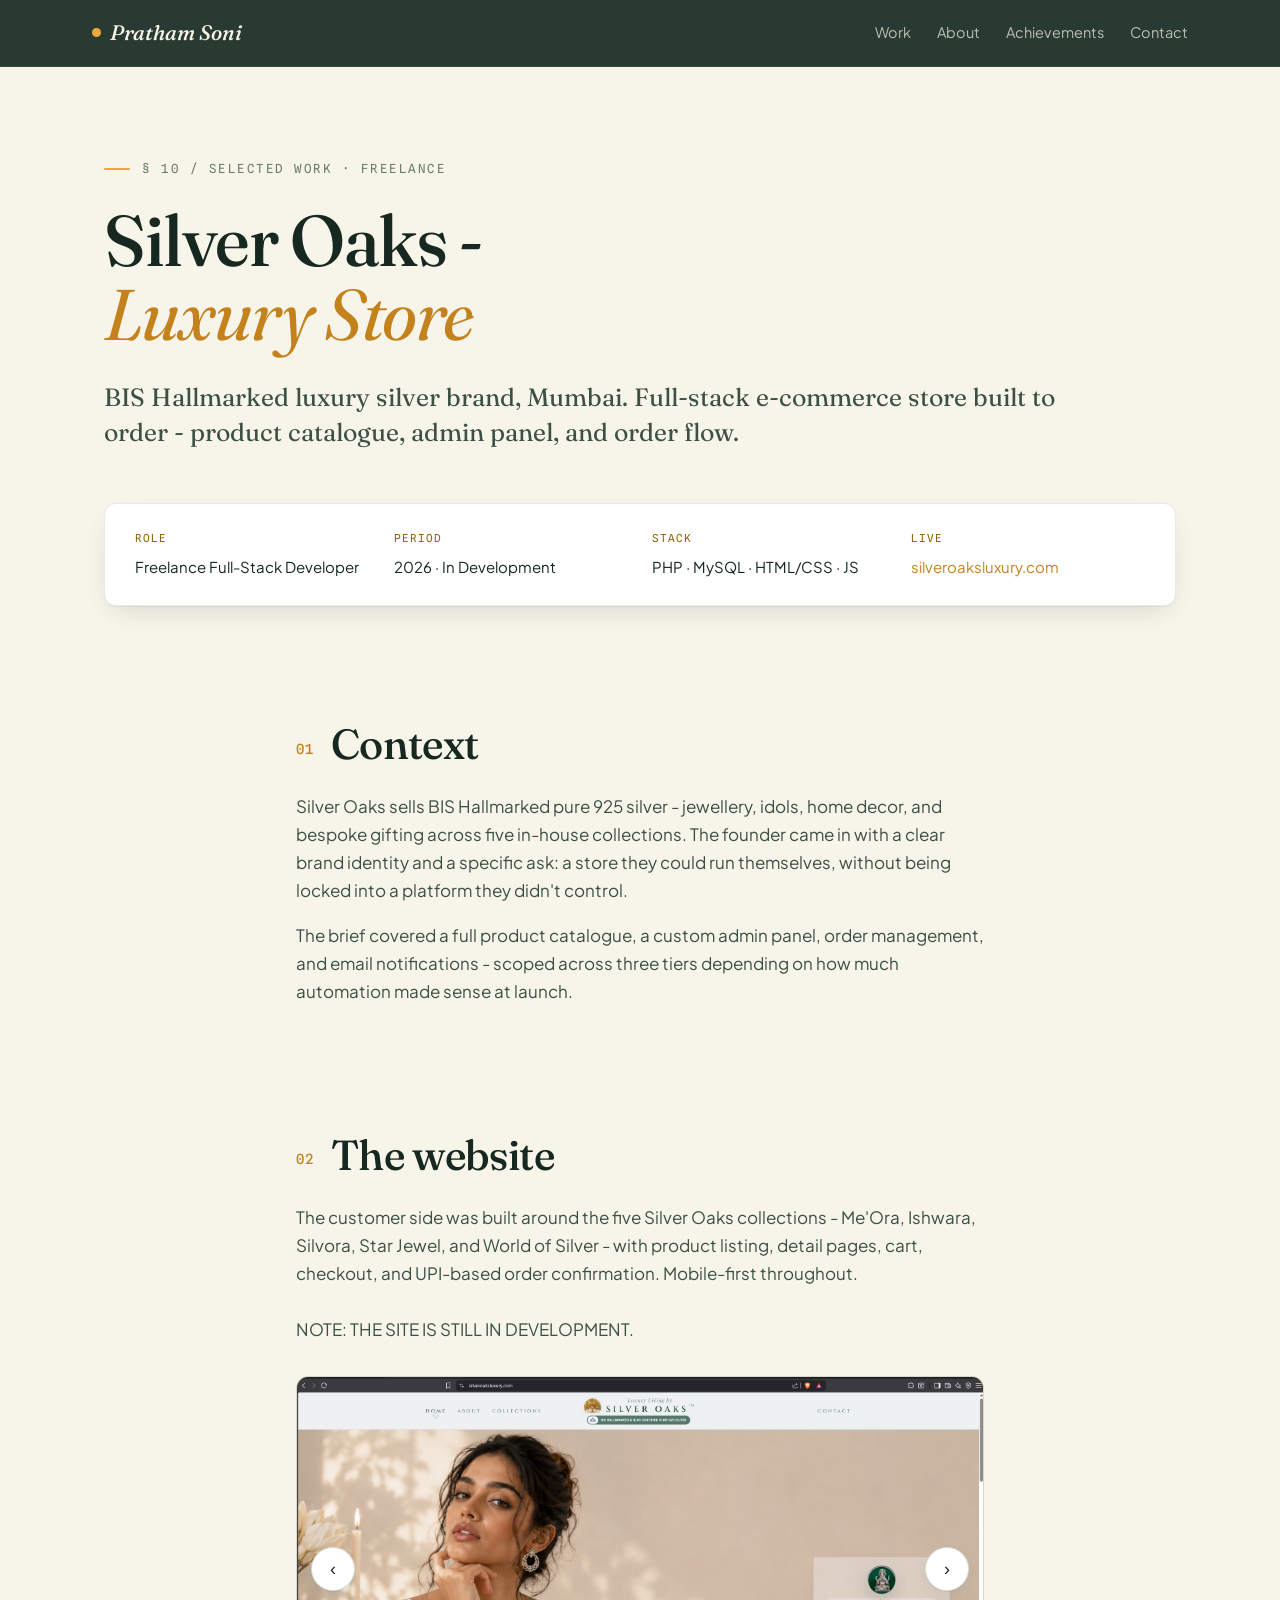
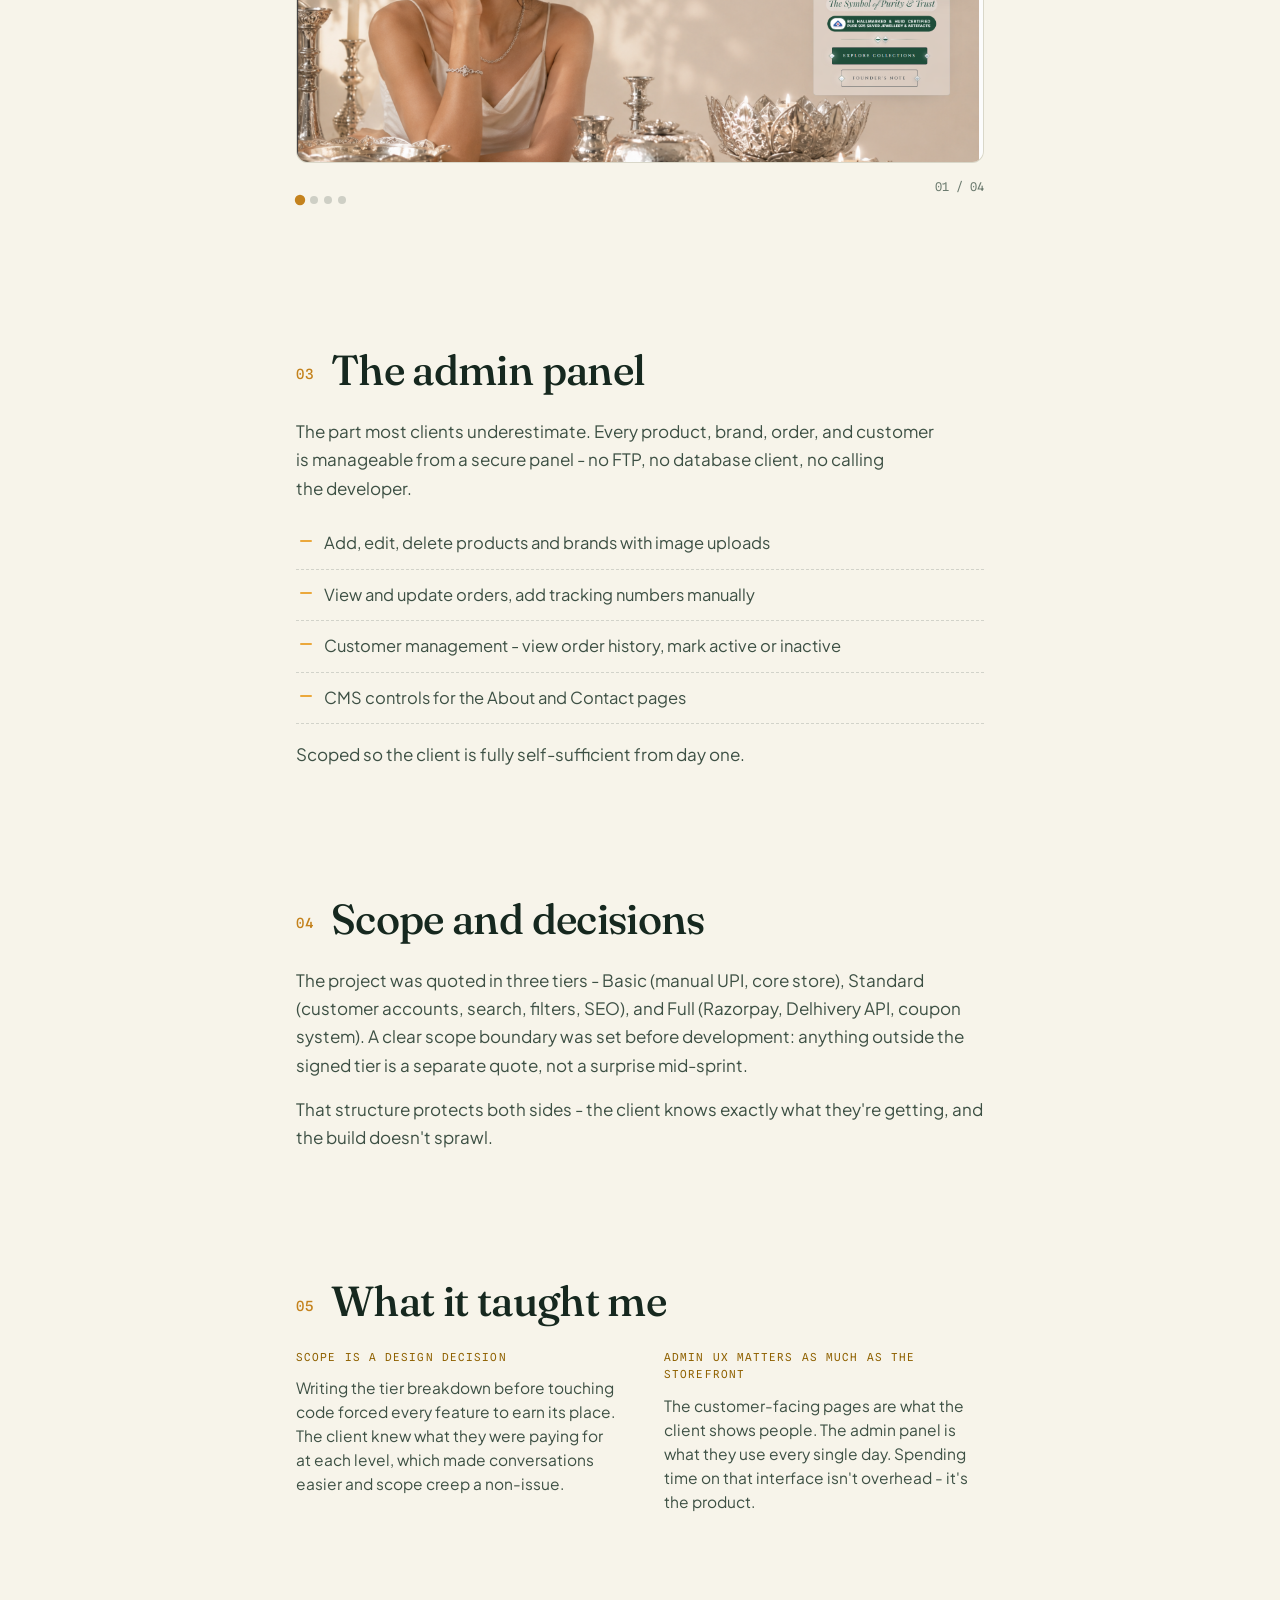
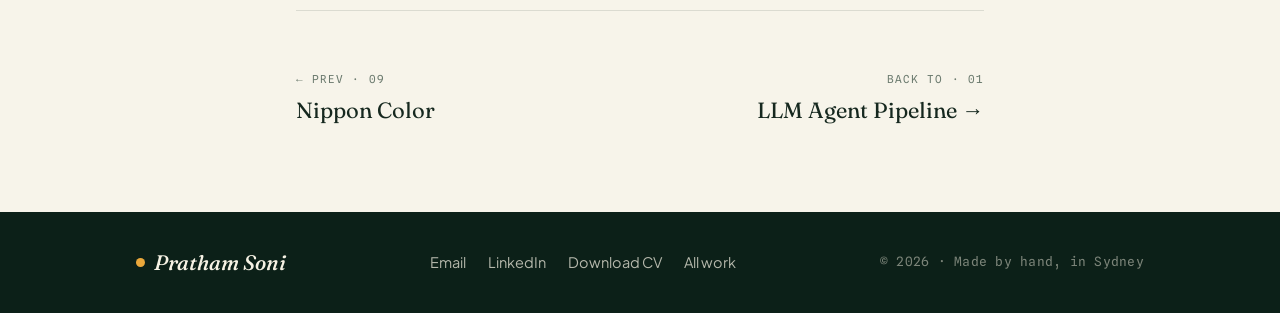
<file: projects/silver-oaks.html>
<!DOCTYPE html>
<html lang="en">
<head>
<meta charset="UTF-8" />
<meta name="viewport" content="width=device-width, initial-scale=1.0" />
<title>Silver Oaks - Pratham Soni</title>
<meta name="description" content="Freelance build: a full e-commerce store and self-service admin panel for a luxury silver brand, live at silveroaksluxury.com." />
<meta name="theme-color" content="#0C2018" />
<link rel="icon" type="image/svg+xml" href="../favicon.svg" />
<meta property="og:type" content="website" />
<meta property="og:title" content="Silver Oaks - Pratham Soni" />
<meta property="og:description" content="Freelance build: a full e-commerce store and self-service admin panel for a luxury silver brand, live at silveroaksluxury.com." />
<meta property="og:image" content="https://prathamsoni4473.github.io/assets/Projects/hero1.png" />
<meta name="twitter:card" content="summary_large_image" />
<link rel="preconnect" href="https://fonts.googleapis.com">
<link rel="preconnect" href="https://fonts.gstatic.com" crossorigin>
<link href="https://fonts.googleapis.com/css2?family=Fraunces:ital,opsz,wght@0,9..144,300..700;1,9..144,300..700&family=Plus+Jakarta+Sans:wght@300..800&family=Spline+Sans+Mono:wght@400;500&family=Caveat:wght@500&display=swap" rel="stylesheet">
<link rel="stylesheet" href="../styles.css?v=2">
</head>
<body data-screen-label="Project · Silver Oaks">
<a class="skip-link" href="#main">Skip to content</a>

<nav class="nav" aria-label="Primary">
  <div class="nav-inner">
    <a href="../index.html" class="nav-mark"><span class="dot"></span> Pratham Soni</a>
    <div class="nav-links">
      <a href="../index.html#work">Work</a>
      <a href="../index.html#about">About</a>
      <a href="../achievements.html">Achievements</a>
      <a href="../index.html#contact">Contact</a>
    </div>
  </div>
</nav>

<header class="shell case-hero">
  <div class="reveal">
    <div class="case-eyebrow">§ 10 / Selected Work · Freelance</div>
    <h1 class="case-title">Silver Oaks -<br/><em class="serif italic" style="color:var(--terracotta-deep); font-weight:400;">Luxury Store</em></h1>
    <p class="case-deck">
      BIS Hallmarked luxury silver brand, Mumbai. Full-stack e-commerce store built to order -
      product catalogue, admin panel, and order flow.
    </p>
  </div>

  <div class="case-meta reveal delay-1">
    <div><div class="k">Role</div><div class="v">Freelance Full-Stack Developer</div></div>
    <div><div class="k">Period</div><div class="v">2026 · In Development</div></div>
    <div><div class="k">Stack</div><div class="v">PHP · MySQL · HTML/CSS · JS</div></div>
    <div><div class="k">Live</div><div class="v"><a href="https://www.silveroaksluxury.com/" target="_blank" rel="noopener">silveroaksluxury.com</a></div></div>
  </div>
</header>

<main id="main" class="shell-narrow">

  <section class="case-section reveal">
    <h2><span class="num">01</span>Context</h2>
    <p>
      Silver Oaks sells BIS Hallmarked pure 925 silver - jewellery, idols, home decor,
      and bespoke gifting across five in-house collections. The founder came in with a
      clear brand identity and a specific ask: a store they could run themselves,
      without being locked into a platform they didn't control.
    </p>
    <p style="margin-top:12px;">
      The brief covered a full product catalogue, a custom admin panel, order management,
      and email notifications - scoped across three tiers depending on how much automation
      made sense at launch.
    </p>
  </section>

  <section class="case-section reveal">
    <h2><span class="num">02</span>The website</h2>
    <p>
      The customer side was built around the five Silver Oaks collections - Me'Ora,
      Ishwara, Silvora, Star Jewel, and World of Silver - with product listing, detail
      pages, cart, checkout, and UPI-based order confirmation. Mobile-first throughout.
      <br><br>NOTE: THE SITE IS STILL IN DEVELOPMENT.
    </p>
    <div class="carousel" aria-label="Hackathon photos">
      <div class="carousel-frame">
        <div class="carousel-track">
          <div class="carousel-slide"><img src="/assets/Projects/silveroaks-mainPage.png" loading="lazy" decoding="async" alt="Silver Oaks storefront home page"></div>
          <div class="carousel-slide"><img src="/assets/Projects/silveroaks-aboutPage.png" loading="lazy" decoding="async" alt="Silver Oaks about page"></div>
          <div class="carousel-slide"><img src="/assets/Projects/silveroaks-productPage1.png" loading="lazy" decoding="async" alt="Silver Oaks product listing page"></div>
          <div class="carousel-slide"><img src="/assets/Projects/silveroaks-productPage2.png" loading="lazy" decoding="async" alt="Silver Oaks product detail page"></div>
        </div>
        <button class="carousel-btn" data-dir="prev" aria-label="Previous photo">‹</button>
        <button class="carousel-btn" data-dir="next" aria-label="Next photo">›</button>
      </div>
      <div class="carousel-meta">
        <span class="carousel-caption"></span>
        <span class="carousel-counter">01 / 05</span>
      </div>
      <div class="carousel-dots" role="tablist" aria-label="Photo navigation"></div>
    </div>
  </section>

  <section class="case-section reveal">
    <h2><span class="num">03</span>The admin panel</h2>
    <p>
      The part most clients underestimate. Every product, brand, order, and customer is
      manageable from a secure panel - no FTP, no database client, no calling the developer.
    </p>
    <ul>
      <li>Add, edit, delete products and brands with image uploads</li>
      <li>View and update orders, add tracking numbers manually</li>
      <li>Customer management - view order history, mark active or inactive</li>
      <li>CMS controls for the About and Contact pages</li>
    </ul>
    <p style="margin-top:12px;">
      Scoped so the client is fully self-sufficient from day one.
    </p>
  </section>

  <section class="case-section reveal">
    <h2><span class="num">04</span>Scope and decisions</h2>
    <p>
      The project was quoted in three tiers - Basic (manual UPI, core store), Standard
      (customer accounts, search, filters, SEO), and Full (Razorpay, Delhivery API,
      coupon system). A clear scope boundary was set before development: anything
      outside the signed tier is a separate quote, not a surprise mid-sprint.
    </p>
    <p style="margin-top:12px;">
      That structure protects both sides - the client knows exactly what they're getting,
      and the build doesn't sprawl.
    </p>
  </section>

  <section class="case-section reveal">
    <h2><span class="num">05</span>What it taught me</h2>
    <div class="reflect">
      <div class="reflect-block">
        <span class="k">Scope is a design decision</span>
        <p>Writing the tier breakdown before touching code forced every feature to earn its place.
        The client knew what they were paying for at each level, which made conversations easier and
        scope creep a non-issue.</p>
      </div>
      <div class="reflect-block">
        <span class="k">Admin UX matters as much as the storefront</span>
        <p>The customer-facing pages are what the client shows people. The admin panel is what they use
        every single day. Spending time on that interface isn't overhead - it's the product.</p>
      </div>
    </div>
  </section>

  <nav class="case-nav">
    <a href="nippon-color.html">
      <span class="k">← PREV · 09</span>
      <span class="v">Nippon Color</span>
    </a>
    <a href="llm-agent-pipeline.html" class="next">
      <span class="k">BACK TO · 01</span>
      <span class="v">LLM Agent Pipeline →</span>
    </a>
  </nav>
</main>


<footer class="footer footer-slim">
  <div class="shell footer-slim-inner">
    <a href="../index.html" class="nav-mark"><span class="dot"></span> Pratham Soni</a>
    <div class="footer-slim-links">
      <a href="mailto:prathamsoni1103@gmail.com">Email</a>
      <a href="https://www.linkedin.com/in/prathamsoni1103/" target="_blank" rel="noopener">LinkedIn</a>
      <a href="../uploads/Pratham_Soni_CV.pdf" download>Download CV</a>
      <a href="../index.html#work">All work</a>
    </div>
    <span class="mono" style="color: var(--milk-3);">&copy; 2026 &middot; Made by hand, in Sydney</span>
  </div>
</footer>

<script src="../reveal.js?v=2"></script>
<script src="../carousel.js?v=2"></script>
</body>
</html>
</file>
<file: styles.css>
/* ============ Evergreen Ledger — global styles ============ */
/* Deep forest green + amber gold. Gold is data-ink: numbers, accents, proof. */
:root {
  /* primary palette */
  --forest-950: #0C2018;
  --forest-900: #123027;
  --forest-800: #1A3D31;
  --forest-700: #24503F;
  --shell: #F7F4EA;
  --shell-2: #EFEBDC;
  --shell-3: #E4DFC9;
  --card: #FFFFFF;
  --gold: #EBA83B;
  --gold-soft: #F3C878;
  --gold-deep: #C4821D;
  --gold-text: #8F6100;      /* small gold text on light */
  --milk: #F6F2E4;           /* text on dark */
  --milk-2: rgba(246, 242, 228, .72);
  --milk-3: rgba(246, 242, 228, .48);
  --ink: #16281F;
  --ink-2: #3D5044;
  --ink-3: #6C7B6F;

  /* legacy aliases — older pages reference these directly */
  --paper: var(--shell);
  --paper-2: var(--shell-2);
  --paper-3: var(--shell-3);
  --terracotta: var(--gold);
  --terracotta-deep: var(--gold-deep);
  --sage: #5F7A63;
  --ochre: var(--gold-soft);
  --rule: #22392E;

  --shadow: 0 1px 0 rgba(18, 48, 39, .05), 0 10px 28px -10px rgba(18, 48, 39, .18);
  --shadow-lift: 0 2px 0 rgba(18, 48, 39, .06), 0 28px 56px -18px rgba(18, 48, 39, .28);

  --radius: 22px;
  --radius-sm: 12px;
}

* {
  box-sizing: border-box;
  min-width: 0;
}
html {
  scroll-behavior: smooth;
  min-width: 0;
}
img, video, iframe, svg {
  max-width: 100%;
  height: auto;
}
body {
  min-width: 0;
  overflow-x: hidden; /* fallback where clip is unsupported */
  overflow-x: clip;   /* clips without creating a scroll container (keeps sticky nav working) */
  margin: 0;
  background: var(--shell);
  color: var(--ink);
  font-family: 'Plus Jakarta Sans', 'Inter', system-ui, sans-serif;
  font-size: 16.5px;
  line-height: 1.6;
  -webkit-font-smoothing: antialiased;
  text-rendering: optimizeLegibility;
}

h1, h2, h3, h4 {
  font-family: 'Fraunces', Georgia, serif;
  font-weight: 500;
  letter-spacing: -0.015em;
  color: var(--ink);
  margin: 0;
  text-wrap: balance;
}
h1 { font-size: clamp(44px, 6.4vw, 88px); line-height: 1.04; letter-spacing: -0.02em; }
h2 { font-size: clamp(32px, 4vw, 52px); line-height: 1.08; }
h3 { font-size: clamp(21px, 2.2vw, 28px); line-height: 1.2; }

p { text-wrap: pretty; color: var(--ink-2); }

a { color: var(--gold-deep); text-decoration: none; text-underline-offset: 3px; }
a:hover { text-decoration: underline; text-decoration-thickness: 1.5px; }
:focus-visible { outline: 2px solid var(--gold); outline-offset: 3px; border-radius: 4px; }

.mono { font-family: 'Spline Sans Mono', ui-monospace, Menlo, monospace; font-size: 0.78em; letter-spacing: 0.02em; }
.serif { font-family: 'Fraunces', Georgia, serif; }
.italic { font-style: italic; }

/* Gold italic accent word inside headings — the reference signature */
.h-accent {
  font-family: 'Fraunces', Georgia, serif;
  font-style: italic;
  font-weight: 400;
  color: var(--gold);
}
.on-light .h-accent, .band-light .h-accent { color: var(--gold-deep); }

/* Eyebrow: gold dash + small caps, as in the references */
.eyebrow {
  display: inline-flex;
  align-items: center;
  gap: 12px;
  font-family: 'Spline Sans Mono', monospace;
  font-size: 12.5px;
  letter-spacing: 0.14em;
  text-transform: uppercase;
  color: var(--milk-2);
}
.eyebrow::before {
  content: '';
  width: 26px;
  height: 2px;
  border-radius: 2px;
  background: var(--gold);
}
.band-light .eyebrow { color: var(--ink-3); }

/* ============ Layout ============ */
.shell {
  max-width: 1200px;
  width: 100%;
  min-width: 0;
  margin: 0 auto;
  padding-inline: clamp(40px, 8vw, 96px);
}
.shell-narrow {
  max-width: 880px;
  width: 100%;
  min-width: 0;
  margin: 0 auto;
  padding-inline: clamp(40px, 8vw, 96px);
}

.band { padding: 100px 0; }
.band-dark { background: var(--forest-900); color: var(--milk); }
.band-dark h1, .band-dark h2, .band-dark h3 { color: var(--milk); }
.band-dark p { color: var(--milk-2); }
.band-deep { background: var(--forest-950); }
.band-light { background: var(--shell); }
.band-lighter { background: var(--card); }

/* ============ Nav (dark on every page) ============ */
.nav {
  position: sticky;
  top: 0;
  z-index: 50;
  background: color-mix(in oklab, var(--forest-950) 88%, transparent);
  backdrop-filter: blur(10px);
  -webkit-backdrop-filter: blur(10px);
  border-bottom: 1px solid rgba(246, 242, 228, .08);
}
.nav-inner {
  display: flex;
  align-items: center;
  justify-content: space-between;
  padding: 16px clamp(32px, 6vw, 52px);
  max-width: 1200px;
  margin: 0 auto;
}
.nav-mark {
  font-family: 'Fraunces', serif;
  font-size: 21px;
  font-weight: 500;
  font-style: italic;
  display: inline-flex;
  align-items: center;
  gap: 9px;
  color: var(--milk);
}
.nav-mark:hover { text-decoration: none; color: var(--gold-soft); }
.nav-mark .dot {
  width: 9px; height: 9px;
  border-radius: 50%;
  background: var(--gold);
  display: inline-block;
  animation: pulseDot 2.8s ease-in-out infinite alternate;
}
@keyframes pulseDot {
  0% { transform: scale(1); box-shadow: 0 0 0 0 rgba(235,168,59,.3); }
  100% { transform: scale(1.25); box-shadow: 0 0 0 6px rgba(235,168,59,.06); }
}
.nav-links { display: flex; gap: 26px; align-items: center; font-size: 14.5px; }
.nav-links a { color: var(--milk-2); transition: color .2s ease; }
.nav-links a:hover { color: var(--gold); text-decoration: none; }
.nav-links a.active { color: var(--milk); border-bottom: 2px solid var(--gold); padding-bottom: 2px; }
.nav-cta {
  border: 1.5px solid var(--gold);
  color: var(--gold) !important;
  border-radius: 999px;
  padding: 8px 16px;
}
.nav-cta:hover { background: var(--gold); color: var(--forest-950) !important; }

/* ============ Buttons ============ */
.btn {
  display: inline-flex;
  align-items: center;
  gap: 10px;
  padding: 14px 24px;
  border-radius: 999px;
  font-size: 15px;
  font-weight: 600;
  border: 1.5px solid var(--forest-900);
  background: var(--forest-900);
  color: var(--milk);
  cursor: pointer;
  transition: transform .2s ease, box-shadow .2s ease, background .2s ease, color .2s ease;
  text-decoration: none;
}
.btn:hover { transform: translateY(-2px); box-shadow: var(--shadow); text-decoration: none; }
.btn-accent {
  background: var(--gold);
  border-color: var(--gold);
  color: var(--forest-950);
}
.btn-accent:hover { background: var(--gold-soft); border-color: var(--gold-soft); }
.btn-ghost {
  background: transparent;
  color: var(--ink);
  border-color: var(--ink);
}
.btn-ghost:hover { background: var(--ink); color: var(--shell); }
.band-dark .btn-ghost, .band-deep .btn-ghost {
  color: var(--milk);
  border-color: var(--milk-3);
}
.band-dark .btn-ghost:hover, .band-deep .btn-ghost:hover {
  background: var(--milk);
  color: var(--forest-950);
  border-color: var(--milk);
}
/* gold circle arrow chip inside pill buttons (reference "Download CV →") */
.btn .chip {
  display: inline-grid;
  place-items: center;
  width: 26px; height: 26px;
  margin: -6px -12px -6px 2px;
  border-radius: 50%;
  background: var(--forest-950);
  color: var(--gold);
  font-size: 14px;
}

/* ============ Hero ============ */
.hero {
  padding: 92px 0 84px;
  display: grid;
  grid-template-columns: 1.15fr 0.85fr;
  gap: clamp(40px, 6vw, 88px);
  align-items: center;
}
.hero h1 { color: var(--milk); }
.hero-sub {
  margin-top: 28px;
  font-size: 18px;
  max-width: 54ch;
  color: var(--milk-2);
}
.hero-cta {
  margin-top: 38px;
  display: flex;
  gap: 14px;
  flex-wrap: wrap;
  align-items: center;
}

/* stats row — the reference "600+ / 50+ / 18+" device, with real numbers */
.stats-row {
  margin-top: 56px;
  display: flex;
  gap: clamp(28px, 5vw, 64px);
  flex-wrap: wrap;
}
.stat-b .n {
  font-family: 'Fraunces', serif;
  font-size: clamp(30px, 3vw, 40px);
  font-weight: 550;
  color: var(--gold);
  letter-spacing: -0.02em;
  line-height: 1;
}
.stat-b .l {
  margin-top: 8px;
  font-size: 13px;
  color: var(--milk-2);
}

/* ============ Portrait: gold disc + orbiting tool pills ============ */
.orbit {
  position: relative;
  width: min(400px, 82vw);
  margin: 0 auto;
  aspect-ratio: 1;
}
.orbit::before {
  /* gold disc behind the cutout */
  content: '';
  position: absolute;
  inset: 6%;
  border-radius: 50%;
  background: radial-gradient(circle at 32% 28%, var(--gold-soft), var(--gold) 62%, var(--gold-deep));
  box-shadow: var(--shadow-lift);
}
.orbit::after {
  /* thin dashed survey ring */
  content: '';
  position: absolute;
  inset: -5.5%;
  border-radius: 50%;
  border: 1.5px dashed rgba(246, 242, 228, .30);
  animation: spin 80s linear infinite;
}
@keyframes spin { to { transform: rotate(360deg); } }
.orbit img {
  /* transparent cutout: box extends 22% above the orbit so the portrait renders
     larger; #orbitClip's ellipse maps back onto the disc circle in this box */
  position: absolute;
  inset: -22% 0 0 0;
  width: 100%;
  height: 122%;
  object-fit: contain;
  object-position: bottom center;
  clip-path: url(#orbitClip);
  filter: drop-shadow(0 18px 30px rgba(12, 32, 24, .38));
}
.orbit-pills { position: absolute; inset: 0; z-index: 3; pointer-events: none; }
.orbit-pills .opill {
  position: absolute;
  font-family: 'Spline Sans Mono', monospace;
  font-size: 12px;
  letter-spacing: 0.03em;
  padding: 7px 14px;
  border-radius: 999px;
  background: var(--gold);
  color: var(--forest-950);
  box-shadow: 0 6px 16px -6px rgba(0,0,0,.35);
  white-space: nowrap;
  animation: bob 6s ease-in-out infinite;
}
.orbit-pills .opill.alt {
  background: var(--forest-800);
  color: var(--milk);
  border: 1px solid rgba(246,242,228,.22);
}
@keyframes bob {
  0%, 100% { transform: translateY(0) rotate(var(--tilt, 0deg)); }
  50% { transform: translateY(-7px) rotate(var(--tilt, 0deg)); }
}
.fig-caption {
  margin-top: 22px;
  display: flex;
  justify-content: space-between;
  gap: 16px;
  font-family: 'Spline Sans Mono', monospace;
  font-size: 11.5px;
  letter-spacing: 0.04em;
  color: var(--milk-3);
}

/* ============ Section head (light + dark bands) ============ */
.sec-head {
  display: flex;
  align-items: flex-end;
  justify-content: space-between;
  gap: 24px;
  flex-wrap: wrap;
  margin-bottom: 48px;
}
.sec-head h2 { margin-top: 14px; }
.sec-link {
  display: inline-flex;
  align-items: center;
  gap: 10px;
  font-size: 14.5px;
  font-weight: 600;
  color: var(--ink);
  border: 1.5px solid var(--ink);
  border-radius: 999px;
  padding: 10px 20px;
  transition: background .2s ease, color .2s ease, transform .2s ease;
}
.sec-link:hover { background: var(--forest-900); color: var(--milk); text-decoration: none; transform: translateY(-2px); }
.band-dark .sec-link { color: var(--milk); border-color: var(--milk-3); }
.band-dark .sec-link:hover { background: var(--gold); border-color: var(--gold); color: var(--forest-950); }

/* ============ Project cards (landing) ============ */
.p-grid {
  display: grid;
  grid-template-columns: repeat(2, 1fr);
  gap: 32px;
}
.p-card {
  display: flex;
  flex-direction: column;
  background: var(--card);
  border: 1px solid color-mix(in oklab, var(--ink) 9%, transparent);
  border-radius: var(--radius);
  overflow: hidden;
  color: var(--ink);
  text-decoration: none;
  transition: transform .28s ease, box-shadow .28s ease;
}
.p-card:hover { transform: translateY(-6px); box-shadow: var(--shadow-lift); text-decoration: none; }
.p-cover {
  aspect-ratio: 16 / 10;
  background: var(--forest-900);
  overflow: hidden;
}
.p-cover img {
  width: 100%;
  height: 100%;
  object-fit: cover;
  display: block;
  transition: transform .4s ease;
}
.p-card:hover .p-cover img { transform: scale(1.03); }
.p-body { padding: 22px 26px 24px; display: flex; flex-direction: column; gap: 10px; flex: 1; }
.p-tags { display: flex; flex-wrap: wrap; gap: 7px; }
.ptag {
  font-family: 'Spline Sans Mono', monospace;
  font-size: 11px;
  letter-spacing: 0.03em;
  background: var(--gold);
  color: var(--forest-950);
  padding: 4px 11px;
  border-radius: 999px;
  font-weight: 500;
}
.ptag.ghost {
  background: transparent;
  border: 1px solid color-mix(in oklab, var(--ink) 22%, transparent);
  color: var(--ink-2);
}
.p-card h3 { font-size: 23px; margin-top: 4px; transition: color .25s ease; }
.p-card:hover h3 { color: var(--gold-deep); }
.p-blurb { font-size: 14.5px; line-height: 1.55; margin: 0; }
.p-foot {
  margin-top: auto;
  padding-top: 14px;
  display: flex;
  align-items: center;
  justify-content: space-between;
  gap: 12px;
}
.p-meta {
  font-family: 'Spline Sans Mono', monospace;
  font-size: 12px;
  color: var(--ink-3);
  letter-spacing: 0.04em;
}
.p-go {
  display: inline-grid;
  place-items: center;
  width: 34px; height: 34px;
  border-radius: 50%;
  background: var(--forest-900);
  color: var(--gold);
  font-size: 15px;
  transition: background .25s ease, transform .25s ease;
}
.p-card:hover .p-go { background: var(--gold); color: var(--forest-950); transform: translateX(4px); }

/* ============ About band ============ */
.about-grid {
  display: grid;
  grid-template-columns: 1.15fr 0.85fr;
  gap: clamp(40px, 6vw, 88px);
  align-items: start;
}
.about-lede {
  font-family: 'Fraunces', serif;
  font-size: clamp(22px, 2.4vw, 29px);
  line-height: 1.38;
  color: var(--milk);
  letter-spacing: -0.01em;
}
.about-lede em { color: var(--gold); font-style: italic; }
.sig {
  font-family: 'Caveat', cursive;
  font-size: 40px;
  color: var(--gold-soft);
  transform: rotate(-4deg);
  display: inline-block;
  line-height: 1;
}

/* Journey cards — Education / Experience, cream cards on green */
.journey {
  margin-top: 64px;
  display: grid;
  grid-template-columns: 1fr 1fr;
  gap: 32px;
}
.j-card {
  background: var(--shell);
  border-radius: var(--radius);
  padding: 34px 34px 26px;
  color: var(--ink);
  box-shadow: var(--shadow);
}
.j-head {
  display: flex;
  align-items: center;
  gap: 14px;
  margin-bottom: 22px;
}
.j-ico {
  width: 44px; height: 44px;
  border-radius: 50%;
  background: var(--gold);
  display: grid;
  place-items: center;
  color: var(--forest-950);
  font-size: 20px;
  flex: none;
}
.j-card h3 { font-size: 25px; }
.j-item {
  padding: 14px 0 14px 18px;
  border-left: 2.5px solid color-mix(in oklab, var(--gold) 55%, transparent);
  margin-bottom: 6px;
}
.j-item .when {
  font-family: 'Spline Sans Mono', monospace;
  font-size: 11.5px;
  letter-spacing: 0.06em;
  color: var(--gold-text);
}
.j-item .what {
  font-family: 'Fraunces', serif;
  font-size: 20px;
  font-weight: 550;
  margin-top: 3px;
  color: var(--ink);
}
.j-item .where {
  font-size: 14px;
  color: var(--ink-2);
  margin-top: 2px;
}

/* ============ Toolkit ============ */
.skills {
  display: grid;
  grid-template-columns: repeat(2, 1fr);
  gap: 40px 56px;
}
.skill-block h4 {
  font-family: 'Spline Sans Mono', monospace;
  font-size: 12px;
  letter-spacing: 0.12em;
  text-transform: uppercase;
  color: var(--gold-text);
  margin-bottom: 14px;
  font-weight: 500;
  display: flex;
  align-items: center;
  gap: 10px;
}
.skill-block h4::before {
  content: '';
  width: 18px; height: 2px;
  border-radius: 2px;
  background: var(--gold);
}
.skill-list { display: flex; flex-wrap: wrap; gap: 8px; }
.skill-list .pill {
  background: var(--card);
  border: 1px solid color-mix(in oklab, var(--ink) 13%, transparent);
  padding: 7px 14px;
  border-radius: 999px;
  font-size: 13.5px;
  color: var(--ink-2);
  transition: border-color .2s ease, color .2s ease, transform .2s ease;
}
.skill-list .pill:hover { border-color: var(--gold); color: var(--ink); transform: translateY(-2px); }

/* ============ Achievements teaser grid (landing) ============ */
.ach-grid {
  display: grid;
  grid-template-columns: repeat(4, 1fr);
  gap: 24px;
}
.ach-card {
  background: var(--card);
  border: 1px solid color-mix(in oklab, var(--ink) 9%, transparent);
  border-radius: var(--radius-sm);
  padding: 16px;
  display: flex;
  flex-direction: column;
  gap: 12px;
  transition: transform .25s ease, box-shadow .25s ease;
  text-decoration: none;
  color: var(--ink);
}
.ach-card:hover { transform: translateY(-4px); box-shadow: var(--shadow); text-decoration: none; }
.ach-card .photo {
  aspect-ratio: 4/3;
  background: var(--shell-2);
  border-radius: 8px;
  display: grid; place-items: center;
  overflow: hidden;
}
.ach-card .photo img { width: 100%; height: 100%; object-fit: cover; display: block; }
.ach-card .photo.photo-logo { background: var(--shell); padding: 24px; }
.ach-card .photo.photo-logo img {
  object-fit: contain;
  width: auto; height: auto;
  max-width: 55%; max-height: 70%;
  margin: 0 auto;
}
.ach-card h4 { font-size: 16.5px; line-height: 1.3; font-family: 'Plus Jakarta Sans', sans-serif; font-weight: 600; }
.ach-card .date { font-family: 'Spline Sans Mono', monospace; font-size: 11px; color: var(--gold-text); letter-spacing: 0.05em; }

/* ============ Footer / Contact (deep green) ============ */
.footer {
  padding: 90px 0 56px;
  background: var(--forest-950);
  color: var(--milk);
}
.footer h2 { color: var(--milk); font-size: clamp(40px, 5vw, 64px); }
.footer p { color: var(--milk-2); }
.footer-grid {
  display: grid;
  grid-template-columns: 1.4fr 1fr 1fr;
  gap: 48px;
}
.contact-line {
  display: flex;
  align-items: center;
  gap: 12px;
  padding: 12px 0;
  border-bottom: 1px solid rgba(246,242,228,.12);
  font-family: 'Spline Sans Mono', monospace;
  font-size: 13px;
  color: var(--milk-2);
}
.contact-line .label { color: var(--gold); width: 64px; font-size: 11px; letter-spacing: 0.08em; }
.contact-line a { color: var(--milk); }
.contact-line a:hover { color: var(--gold-soft); }
.footer-k {
  font-family: 'Spline Sans Mono', monospace;
  font-size: 12px;
  letter-spacing: 0.1em;
  color: var(--milk-3);
  text-transform: uppercase;
  margin-bottom: 14px;
  font-weight: 500;
}
.footer-base {
  margin-top: 64px;
  display: flex;
  justify-content: space-between;
  gap: 16px;
  flex-wrap: wrap;
  font-family: 'Spline Sans Mono', monospace;
  font-size: 12px;
  color: var(--milk-3);
}

/* squiggle underline accent (legacy) — now a gold curve */
.squiggle { display: inline-block; position: relative; }
.squiggle::after {
  content: '';
  position: absolute;
  left: -2px; right: -2px; bottom: -8px;
  height: 10px;
  background: url("data:image/svg+xml;utf8,<svg xmlns='http://www.w3.org/2000/svg' viewBox='0 0 200 10' preserveAspectRatio='none'><path d='M2 6 Q 25 1, 50 5 T 100 5 T 150 5 T 198 5' stroke='%23EBA83B' stroke-width='2' fill='none' stroke-linecap='round'/></svg>") no-repeat;
  background-size: 100% 100%;
}

/* ============ Reveal animation ============ */
.reveal {
  opacity: 0;
  transform: translateY(24px);
  transition: opacity .8s ease, transform .8s cubic-bezier(.2,.7,.2,1);
}
.reveal.is-visible { opacity: 1; transform: translateY(0); }
.reveal.delay-1 { transition-delay: .08s; }
.reveal.delay-2 { transition-delay: .16s; }
.reveal.delay-3 { transition-delay: .24s; }
.reveal.delay-4 { transition-delay: .32s; }

/* ============ Legacy section styles (still used on old pages) ============ */
.section { padding: 100px 0; }
.section-head {
  display: flex;
  align-items: baseline;
  justify-content: space-between;
  margin-bottom: 48px;
  gap: 24px;
  flex-wrap: wrap;
}
.section-num {
  font-family: 'Spline Sans Mono', monospace;
  font-size: 13px;
  color: var(--ink-3);
  letter-spacing: 0.1em;
  text-transform: uppercase;
}
.section-title-row { display: flex; align-items: baseline; gap: 18px; }
.section-link {
  font-family: 'Spline Sans Mono', monospace;
  font-size: 13px;
  letter-spacing: 0.05em;
  color: var(--ink-2);
}

/* ============ Case-study pages (light theme) ============ */
.case-hero { padding: 84px clamp(32px, 6vw, 64px) 60px; }
.case-hero .reveal { width: 100%; }
.case-eyebrow {
  font-family: 'Spline Sans Mono', monospace;
  font-size: 12.5px;
  color: var(--ink-3);
  letter-spacing: 0.12em;
  text-transform: uppercase;
  margin-bottom: 24px;
  display: inline-flex;
  align-items: center;
  gap: 12px;
}
.case-eyebrow::before {
  content: '';
  width: 26px; height: 2px;
  border-radius: 2px;
  background: var(--gold);
}
.case-title { font-size: clamp(42px, 5.6vw, 76px); line-height: 1.04; letter-spacing: -0.02em; }
.case-deck {
  margin-top: 28px;
  font-family: 'Fraunces', serif;
  font-size: clamp(19px, 2vw, 25px);
  line-height: 1.42;
  color: var(--ink-2);
  max-width: 60ch;
}
.case-meta {
  display: grid;
  grid-template-columns: repeat(4, 1fr);
  gap: 24px;
  margin-top: 52px;
  padding: 26px 30px;
  background: var(--card);
  border: 1px solid color-mix(in oklab, var(--ink) 9%, transparent);
  border-radius: var(--radius-sm);
  box-shadow: var(--shadow);
}
.case-meta .k {
  font-family: 'Spline Sans Mono', monospace;
  font-size: 11px;
  letter-spacing: 0.1em;
  text-transform: uppercase;
  color: var(--gold-text);
  margin-bottom: 8px;
}
.case-meta .v { font-size: 15px; }

.case-section { padding: 56px 0; }
.case-section h2 {
  font-family: 'Fraunces', serif;
  font-size: clamp(28px, 3.4vw, 42px);
  margin-bottom: 24px;
}
.case-section h2 .num {
  font-family: 'Spline Sans Mono', monospace;
  font-size: 14px;
  color: var(--gold-deep);
  margin-right: 16px;
  vertical-align: middle;
  letter-spacing: 0.1em;
}
.case-section p { font-size: 17px; line-height: 1.66; max-width: 64ch; margin-bottom: 16px; }
.case-section ul { padding-left: 0; list-style: none; max-width: 70ch; }
.case-section li {
  font-size: 16.5px;
  line-height: 1.6;
  padding: 12px 0 12px 28px;
  border-bottom: 1px dashed color-mix(in oklab, var(--ink) 16%, transparent);
  position: relative;
  color: var(--ink-2);
}
.case-section li::before {
  content: '';
  position: absolute;
  left: 4px;
  top: 22px;
  width: 12px; height: 2px;
  border-radius: 2px;
  background: var(--gold);
}

.callout {
  background: var(--forest-900);
  border-left: 3px solid var(--gold);
  border-radius: 0 var(--radius-sm) var(--radius-sm) 0;
  padding: 26px 30px;
  margin: 32px 0;
  font-family: 'Fraunces', serif;
  font-size: 21px;
  line-height: 1.45;
  font-style: italic;
  color: var(--milk);
  max-width: 64ch;
}

/* media blocks */
.media {
  margin: 32px 0;
  background: var(--shell-2);
  border-radius: var(--radius-sm);
  position: relative;
  overflow: hidden;
  display: grid;
  place-items: center;
  border: 1px solid color-mix(in oklab, var(--ink) 10%, transparent);
}
.media img { width: 100%; height: auto; object-fit: contain; display: block; }
.media .label {
  font-family: 'Spline Sans Mono', monospace;
  font-size: 12px;
  color: var(--ink-2);
  background: var(--card);
  padding: 6px 12px;
  border-radius: 6px;
  border: 1px solid color-mix(in oklab, var(--ink) 12%, transparent);
}
.media-portrait { aspect-ratio: 4/3; }
.media-video {
  position: relative;
  aspect-ratio: 16/9;
  background: var(--forest-950);
  overflow: hidden;
}
.media-video iframe { position: absolute; inset: 0; width: 100%; height: 100%; display: block; border: 0; }
.media-video .label, .media-video::after, .media-video::before { display: none; }

.media-grid { display: grid; grid-template-columns: 1fr; gap: 16px; margin: 0; }

.findings {
  display: grid;
  grid-template-columns: repeat(3, 1fr);
  gap: 16px;
  margin: 32px 0;
}
.finding-card {
  background: var(--forest-900);
  padding: 26px 24px;
  border-radius: var(--radius-sm);
}
.finding-card .stat {
  font-family: 'Fraunces', serif;
  font-size: 42px;
  font-weight: 550;
  color: var(--gold);
  letter-spacing: -0.02em;
  line-height: 1;
}
.finding-card .desc { margin-top: 12px; font-size: 13.5px; color: var(--milk-2); line-height: 1.5; }

/* Limitations / caveats block */
.limit-grid {
  display: grid;
  grid-template-columns: 1fr 1fr;
  gap: 18px;
  margin: 24px 0 8px;
}
.limit-card {
  background: var(--card);
  border: 1px dashed color-mix(in oklab, var(--ink) 24%, transparent);
  padding: 22px;
  border-radius: var(--radius-sm);
  position: relative;
}
.limit-card .k {
  font-family: 'Spline Sans Mono', monospace;
  font-size: 11px;
  letter-spacing: 0.1em;
  text-transform: uppercase;
  color: var(--sage);
  margin-bottom: 10px;
  display: block;
}
.limit-card h4 { font-family: 'Fraunces', serif; font-size: 19px; font-weight: 550; line-height: 1.3; margin-bottom: 8px; }
.limit-card p { font-size: 14.5px; line-height: 1.55; margin: 0; color: var(--ink-2); }

/* Pipeline / stepped list */
.pipeline { margin: 28px 0; border-top: 2px solid var(--forest-900); }
.pipeline-step {
  display: grid;
  grid-template-columns: 80px 1fr;
  gap: 24px;
  padding: 22px 0;
  border-bottom: 1px solid color-mix(in oklab, var(--ink) 12%, transparent);
}
.pipeline-step .num {
  font-family: 'Spline Sans Mono', monospace;
  font-size: 12px;
  color: var(--gold-deep);
  letter-spacing: 0.1em;
  padding-top: 4px;
}
.pipeline-step h4 { font-family: 'Fraunces', serif; font-size: 22px; font-weight: 550; margin-bottom: 8px; }
.pipeline-step p { font-size: 15.5px; line-height: 1.55; margin: 0; color: var(--ink-2); max-width: 60ch; }

/* Reflection */
.reflect {
  display: grid;
  grid-template-columns: 1fr 1fr;
  gap: 32px 48px;
  margin-top: 12px;
}
.reflect-block .k {
  font-family: 'Spline Sans Mono', monospace;
  font-size: 11px;
  letter-spacing: 0.1em;
  text-transform: uppercase;
  color: var(--gold-text);
  margin-bottom: 10px;
  display: block;
}
.reflect-block p { font-size: 15.5px; line-height: 1.55; margin: 0; color: var(--ink-2); }

/* Carousel */
.carousel { margin: 32px 0; position: relative; }
.carousel-frame {
  position: relative;
  aspect-ratio: 16/9;
  background: var(--shell-2);
  border-radius: var(--radius-sm);
  overflow: hidden;
  border: 1px solid color-mix(in oklab, var(--ink) 10%, transparent);
}
.carousel-track { position: absolute; inset: 0; display: flex; transition: transform .5s cubic-bezier(.2,.7,.2,1); }
.carousel-slide { flex: 0 0 100%; height: 100%; display: grid; place-items: center; position: relative; }
.carousel-slide img { width: 100%; height: 100%; object-fit: cover; display: block; }
.carousel-slide .label {
  position: absolute;
  left: 12px; bottom: 12px;
  font-family: 'Spline Sans Mono', monospace;
  font-size: 11px;
  color: var(--milk);
  background: rgba(12, 32, 24, .72);
  padding: 5px 11px;
  border-radius: 999px;
  backdrop-filter: blur(4px);
}
.carousel-btn {
  position: absolute;
  top: 50%;
  transform: translateY(-50%);
  width: 44px; height: 44px;
  border-radius: 50%;
  background: var(--card);
  border: 1px solid color-mix(in oklab, var(--ink) 15%, transparent);
  color: var(--ink);
  cursor: pointer;
  display: grid; place-items: center;
  z-index: 3;
  font-size: 18px;
  box-shadow: var(--shadow);
  transition: transform .2s ease, background .2s ease, color .2s ease;
}
.carousel-btn:hover { background: var(--gold); color: var(--forest-950); transform: translateY(-50%) scale(1.05); }
.carousel-btn[data-dir="prev"] { left: 14px; }
.carousel-btn[data-dir="next"] { right: 14px; }
.carousel-meta {
  display: flex;
  justify-content: space-between;
  align-items: center;
  margin-top: 14px;
  font-family: 'Spline Sans Mono', monospace;
  font-size: 12px;
  color: var(--ink-3);
}
.carousel-dots { display: flex; gap: 6px; }
.carousel-dots button {
  width: 8px; height: 8px;
  border-radius: 50%;
  background: color-mix(in oklab, var(--ink) 18%, transparent);
  border: none; padding: 0;
  cursor: pointer;
  transition: background .2s ease, transform .2s ease;
}
.carousel-dots button.is-active { background: var(--gold-deep); transform: scale(1.3); }
.carousel-caption { font-family: 'Spline Sans Mono', monospace; font-size: 12px; color: var(--ink-3); }

.case-nav {
  display: flex;
  justify-content: space-between;
  align-items: center;
  padding: 60px 0;
  border-top: 1px solid color-mix(in oklab, var(--ink) 12%, transparent);
  margin-top: 40px;
}
.case-nav a { display: flex; flex-direction: column; color: var(--ink); }
.case-nav a:hover { text-decoration: none; }
.case-nav a:hover .v { color: var(--gold-deep); }
.case-nav .k { font-family: 'Spline Sans Mono', monospace; font-size: 11px; color: var(--ink-3); letter-spacing: 0.1em; text-transform: uppercase; }
.case-nav .v { font-family: 'Fraunces', serif; font-size: 22px; margin-top: 4px; transition: color .2s ease; }
.case-nav a.next { text-align: right; }

/* ============ Achievements page (full) ============ */
.ach-page-grid {
  display: grid;
  grid-template-columns: repeat(2, 1fr);
  gap: 40px;
}
.ach-page-card {
  background: var(--card);
  border: 1px solid color-mix(in oklab, var(--ink) 9%, transparent);
  border-radius: var(--radius);
  overflow: hidden;
  display: flex;
  flex-direction: column;
  transition: transform .3s ease, box-shadow .3s ease;
  position: relative;
}
.ach-page-card:hover { transform: translateY(-4px); box-shadow: var(--shadow-lift); }
.ach-page-card .photo {
  aspect-ratio: 4/3;
  background: var(--shell-2);
  display: grid; place-items: center;
  position: relative;
  overflow: hidden;
}
.ach-page-card .photo .pin {
  position: absolute;
  top: 10px; left: 50%;
  transform: translateX(-50%);
  width: 13px; height: 13px;
  border-radius: 50%;
  background: var(--gold);
  box-shadow: 0 2px 4px rgba(0,0,0,.25), inset -2px -2px 3px rgba(0,0,0,.18);
  z-index: 4;
}
.ach-page-card .body { padding: 28px; }
.ach-page-card .place {
  font-family: 'Spline Sans Mono', monospace;
  font-size: 11px;
  color: var(--gold-text);
  letter-spacing: 0.1em;
  text-transform: uppercase;
  margin-bottom: 8px;
}
.ach-page-card h3 { font-size: 21px; line-height: 1.25; margin-bottom: 10px; }
.ach-page-card p { font-size: 14px; color: var(--ink-2); margin: 0; }
.ach-page-card .date { font-family: 'Spline Sans Mono', monospace; font-size: 12px; color: var(--ink-3); margin-top: 14px; }

/* Achievement page carousel */
.ach-carousel { position: absolute; inset: 0; width: 100%; height: 100%; background: var(--forest-950); overflow: hidden; }
.ach-carousel .ach-track { position: absolute; inset: 0; display: flex; transition: transform .5s cubic-bezier(.2,.7,.2,1); }
.ach-carousel .ach-slide { flex: 0 0 100%; height: 100%; display: grid; place-items: center; background: var(--forest-950); }
.ach-carousel .ach-slide img { width: 100%; height: 100%; object-fit: contain; display: block; }
.ach-carousel .ach-btn {
  position: absolute;
  top: 50%;
  transform: translateY(-50%);
  width: 38px; height: 38px;
  border-radius: 50%;
  background: color-mix(in oklab, var(--shell) 92%, transparent);
  border: 1px solid color-mix(in oklab, var(--ink) 15%, transparent);
  color: var(--ink);
  cursor: pointer;
  display: grid; place-items: center;
  z-index: 3;
  font-size: 16px;
  box-shadow: var(--shadow);
  transition: transform .2s ease, background .2s ease, color .2s ease;
}
.ach-carousel .ach-btn:hover { background: var(--gold); color: var(--forest-950); transform: translateY(-50%) scale(1.05); }
.ach-carousel .ach-btn[data-dir="prev"] { left: 12px; }
.ach-carousel .ach-btn[data-dir="next"] { right: 12px; }
.ach-carousel .ach-dots {
  position: absolute;
  bottom: 12px; left: 50%;
  transform: translateX(-50%);
  display: flex; gap: 6px;
  z-index: 3;
  background: rgba(12, 32, 24, .6);
  padding: 6px 10px;
  border-radius: 999px;
  backdrop-filter: blur(4px);
}
.ach-carousel .ach-dots button {
  width: 7px; height: 7px;
  border-radius: 50%;
  background: rgba(246,242,228,.4);
  border: none; padding: 0;
  cursor: pointer;
  transition: background .2s ease, transform .2s ease;
}
.ach-carousel .ach-dots button.is-active { background: var(--gold); transform: scale(1.3); }
.ach-carousel .ach-counter {
  position: absolute;
  top: 12px; right: 12px;
  font-family: 'Spline Sans Mono', monospace;
  font-size: 11px;
  color: var(--milk);
  background: rgba(12, 32, 24, .6);
  padding: 4px 10px;
  border-radius: 999px;
  letter-spacing: 0.05em;
  z-index: 3;
  backdrop-filter: blur(4px);
}
.ach-page-card .photo.photo-logo { background: var(--card); padding: 60px; }
.ach-page-card .photo.photo-logo img { max-width: 50%; max-height: 70%; object-fit: contain; }

/* ============ Responsive ============ */
@media (max-width: 980px) {
  .hero { grid-template-columns: 1fr; gap: 56px; padding: 64px 0; }
  .about-grid { grid-template-columns: 1fr; gap: 40px; }
}
@media (max-width: 880px) {
  .shell, .shell-narrow { padding-inline: clamp(28px, 6vw, 48px); }
  .p-grid { grid-template-columns: 1fr; }
  .journey { grid-template-columns: 1fr; }
  .skills { grid-template-columns: 1fr; gap: 32px; }
  .ach-grid { grid-template-columns: repeat(2, 1fr); }
  .ach-page-grid { grid-template-columns: 1fr; }
  .footer-grid { grid-template-columns: 1fr; gap: 32px; }
  .band { padding: 72px 0; }
}
@media (max-width: 720px) {
  .shell, .shell-narrow { padding-left: 20px; padding-right: 20px; }
  .nav-inner { flex-wrap: wrap; gap: 14px; padding: 14px 20px; }
  .nav-links { width: 100%; justify-content: center; gap: 14px; }
  .nav-links a { font-size: 13.5px; }
  .case-hero { padding: 56px 0 36px; }
  .case-deck { max-width: 100%; }
  .case-section { padding: 40px 0; }
  .case-section p, .case-section li, .callout, .reflect-block p { font-size: 15.5px; }
  .case-meta { grid-template-columns: repeat(2, 1fr); gap: 18px; }
  .findings { grid-template-columns: 1fr; }
  .limit-grid { grid-template-columns: 1fr; }
  .reflect { grid-template-columns: 1fr; }
  .pipeline-step { grid-template-columns: 1fr; gap: 6px; }
  .media-grid { gap: 14px; }
  .case-nav { flex-direction: column; align-items: stretch; gap: 20px; padding: 40px 0; }
  .case-nav a { width: 100%; }
  .case-nav a.next { text-align: left; }
  .stats-row { gap: 28px; }
  .orbit { width: min(340px, 76vw); }
  .orbit-pills .opill { font-size: 10.5px; padding: 5px 10px; }
}
@media (max-width: 520px) {
  .nav-inner { padding: 12px 16px; }
  .nav-links { gap: 11px; }
  .ach-grid { grid-template-columns: 1fr; }
  .callout { padding: 20px; }
  .p-body { padding: 18px 20px 20px; }
}

/* ============ Reduced motion ============ */
@media (prefers-reduced-motion: reduce) {
  html { scroll-behavior: auto; }
  *, *::before, *::after {
    animation-duration: 0.001s !important;
    animation-iteration-count: 1 !important;
    transition-duration: 0.001s !important;
  }
  .reveal { opacity: 1; transform: none; }
}

/* ============ Professional polish layer ============ */
::selection { background: var(--gold); color: var(--forest-950); }

/* anchored sections land below the sticky nav */
[id] { scroll-margin-top: 92px; }

html { scrollbar-color: rgba(36, 80, 63, .55) transparent; }
::-webkit-scrollbar { width: 11px; }
::-webkit-scrollbar-track { background: transparent; }
::-webkit-scrollbar-thumb {
  background: rgba(36, 80, 63, .5);
  border-radius: 99px;
  border: 3px solid var(--shell);
}
::-webkit-scrollbar-thumb:hover { background: rgba(36, 80, 63, .75); }

.skip-link {
  position: fixed;
  top: -56px;
  left: 16px;
  z-index: 100;
  background: var(--gold);
  color: var(--forest-950);
  padding: 10px 20px;
  border-radius: 999px;
  font-weight: 600;
  font-size: 14.5px;
  transition: top .2s ease;
}
.skip-link:focus { top: 12px; }

.nav { transition: box-shadow .3s ease; }
.nav.is-scrolled { box-shadow: 0 10px 30px -12px rgba(12, 32, 24, .45); }

/* reading progress on case studies */
.read-progress {
  position: fixed;
  top: 0; left: 0;
  height: 3px;
  width: 0;
  background: linear-gradient(90deg, var(--gold-deep), var(--gold));
  z-index: 60;
  pointer-events: none;
}

/* slim footer for case-study pages */
.footer-slim { padding: 34px 0; margin-top: 24px; }
.footer-slim-inner {
  display: flex;
  align-items: center;
  justify-content: space-between;
  gap: 20px 32px;
  flex-wrap: wrap;
}
.footer-slim-links { display: flex; gap: 22px; flex-wrap: wrap; }
.footer-slim-links a { color: var(--milk-2); font-size: 14.5px; }
.footer-slim-links a:hover { color: var(--gold); text-decoration: none; }

/* 404 */
.lost {
  min-height: calc(100vh - 70px);
  display: grid;
  place-items: center;
  text-align: center;
  padding: 60px 20px;
}
.lost .big {
  font-family: 'Fraunces', Georgia, serif;
  font-size: clamp(96px, 18vw, 220px);
  line-height: 1;
  color: var(--milk);
  letter-spacing: -0.03em;
}
.lost .big em { color: var(--gold); font-style: italic; }
</file>
